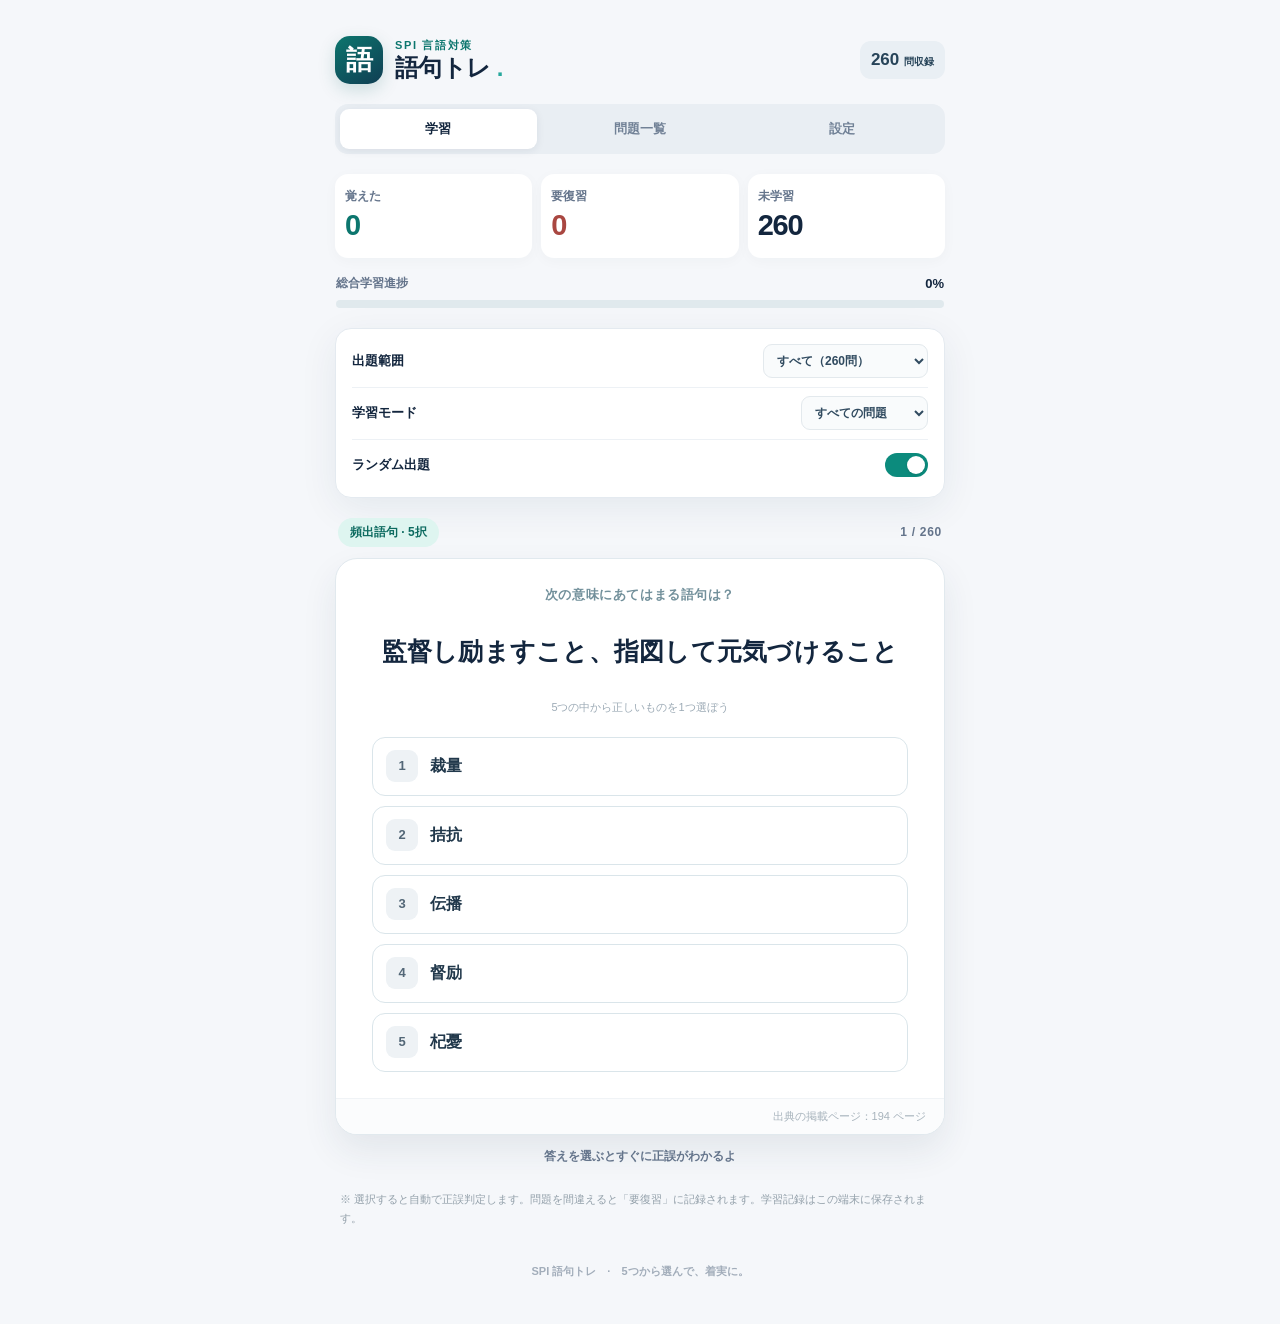
<file: SPI%E8%AA%9E%E5%8F%A5%E3%83%88%E3%83%AC_5%E6%8A%9E%E7%89%88_260%E5%95%8F/index.html>
<!doctype html>
<html lang="ja">
<head>
  <meta charset="utf-8">
  <meta name="viewport" content="width=device-width,initial-scale=1,viewport-fit=cover">
  <meta name="theme-color" content="#102742">
  <meta name="description" content="SPI言語対策の頻出語句210問と複数の意味50問を、5択クイズで学べる学習アプリ。">
  <meta name="apple-mobile-web-app-capable" content="yes">
  <meta name="apple-mobile-web-app-status-bar-style" content="default">
  <meta name="apple-mobile-web-app-title" content="SPI語句トレ">
  <style>
:root{--ink:#13263e;--muted:#64748b;--primary:#0c766e;--primary-dark:#095e57;--light:#eef8f6;--border:#e4eaf0;--bg:#f5f7fa;--danger:#a94741;--card:#fff;--shadow:0 10px 38px rgba(20,49,75,.075)}
*{box-sizing:border-box}html{scroll-behavior:smooth}body{margin:0;background:var(--bg);font-family:-apple-system,BlinkMacSystemFont,"Hiragino Kaku Gothic ProN","Yu Gothic",Meiryo,sans-serif;color:var(--ink);-webkit-font-smoothing:antialiased}button,input,select{font:inherit}button{cursor:pointer}button:focus-visible,input:focus-visible,select:focus-visible{outline:3px solid #48b8aa;outline-offset:3px}button:disabled{cursor:not-allowed;opacity:.5}button:active{transform:translateY(1px)}[hidden]{display:none!important}.app{max-width:660px;padding:0 20px;margin:0 auto;padding-bottom:calc(45px + env(safe-area-inset-bottom))}.site-head{display:flex;align-items:center;gap:12px;padding:26px 0 20px}.brand-logo{width:48px;height:48px;border-radius:15px;background:linear-gradient(145deg,#0c766e,#103e53);color:#fff;display:grid;place-items:center;font-size:27px;font-weight:800;box-shadow:0 6px 17px rgba(7,92,87,.17)}.brand-body{flex:1;min-width:0}.eyebrow{display:block;color:var(--primary);font-size:11px;letter-spacing:.15em;font-weight:800}.brand-body h1{font-size:24px;letter-spacing:-.025em;margin:1px 0 0;line-height:1.15}.title-dot{color:#27a89d}.head-count{font-size:17px;font-weight:900;font-variant-numeric:tabular-nums;color:#274459;background:#e9eff4;border-radius:11px;padding:9px 11px}.head-count small{font-size:10px;font-weight:700}.top-nav{display:flex;gap:5px;background:#e9eef3;border-radius:13px;padding:5px;margin-bottom:20px}.nav-button{flex:1;padding:11px 5px;border:0;border-radius:9px;background:transparent;font-size:13px;color:#718196;font-weight:800;white-space:nowrap}.nav-button.selected{background:#fff;color:var(--ink);box-shadow:0 2px 8px rgba(22,43,66,.08)}.stats-grid{display:grid;grid-template-columns:repeat(3,1fr);gap:9px}.stat{background:#fff;border-radius:13px;padding:14px 10px 12px;box-shadow:0 3px 14px rgba(20,49,75,.03)}.stat span{display:block;color:var(--muted);font-size:12px;font-weight:700}.stat strong{font-size:29px;line-height:1.4;font-weight:850;font-variant-numeric:tabular-nums;letter-spacing:-.04em}.stat:nth-child(1) strong{color:var(--primary)}.stat:nth-child(2) strong{color:var(--danger)}.progress-box{margin:17px 1px 20px}.progress-label{display:flex;justify-content:space-between;align-items:center;font-size:12px;color:var(--muted);font-weight:700;margin-bottom:8px}.progress-label b{font-size:13px;color:var(--ink)}.progress-track{height:8px;border-radius:99px;background:#e0e9ed;overflow:hidden}.progress-fill{height:100%;width:0%;background:linear-gradient(90deg,#138778,#40bdae);border-radius:inherit;transition:width .25s ease}.control-panel{background:#fff;border:1px solid var(--border);border-radius:16px;padding:6px 16px;margin:15px 0 20px;box-shadow:var(--shadow)}.control-row,.switch-row{display:flex;align-items:center;justify-content:space-between;gap:12px;min-height:52px}.control-row+.control-row,.switch-row{border-top:1px solid #edf1f5}.control-row label,.switch-row>span:first-child{font-size:13px;font-weight:750;white-space:nowrap}.control-row select{min-width:0;max-width:65%;border:1px solid #e3e9ed;border-radius:9px;background:#f9fbfc;color:#314b60;padding:8px 24px 8px 9px;font-size:12px;font-weight:600}.switch-row{position:relative;cursor:pointer}.switch-row input{position:absolute;opacity:0;width:1px;height:1px;right:30px}.switch-ui{height:24px;width:43px;border-radius:999px;background:#b7c5cf;position:relative;transition:background .2s}.switch-ui::after{content:"";width:18px;height:18px;position:absolute;top:3px;left:3px;border-radius:50%;background:#fff;box-shadow:0 1px 3px #0002;transition:transform .2s}.switch-row input:checked+.switch-ui{background:#0c8b7d}.switch-row input:checked+.switch-ui::after{transform:translateX(19px)}.switch-row input:focus-visible+.switch-ui{outline:3px solid #48b8aa;outline-offset:3px}.card-topline{display:flex;align-items:center;justify-content:space-between;margin:0 3px 11px}.quiz-chip{font-size:12px;font-weight:800;background:#def5f0;color:#0d6b60;padding:6px 12px;border-radius:99px}.quiz-chip.multiple{background:#e8e9ff;color:#4547a4}.quiz-progress{font-size:12px;letter-spacing:.06em;color:var(--muted);font-weight:750;font-variant-numeric:tabular-nums}.question-card{border-radius:22px;background:#fff;border:1px solid #e1e9ee;box-shadow:0 16px 35px rgba(31,58,77,.085);min-height:305px;display:flex;flex-direction:column;justify-content:space-between;overflow:hidden}.card-inner{padding:34px 27px 25px}.question-label{color:#72909b;text-align:center;font-size:13px;font-weight:800;letter-spacing:.045em}.question-text{text-align:center;font-size:clamp(19px,5.3vw,25px);font-weight:800;line-height:1.65;letter-spacing:.01em;min-height:112px;margin:23px 0 9px;display:flex;align-items:center;justify-content:center;overflow-wrap:anywhere}.prompt-hint{text-align:center;color:#9dabb6;font-size:11px;margin-top:16px}.page-note{text-align:right;font-size:11px;color:#a7b3bc;background:#fbfcfd;padding:10px 18px;border-top:1px solid #f0f3f6}.answer-section{animation:slidein .22s ease}.answer-divider{height:1px;background:repeating-linear-gradient(90deg,#d5e0e7 0 6px,transparent 6px 13px);margin:28px 0 22px}.answer-eyebrow{display:block;font-size:11px;text-align:center;font-weight:850;letter-spacing:.11em;color:#0f8173}.answer-word{text-align:center;font-size:clamp(26px,7vw,34px);font-weight:900;line-height:1.55;color:#096e66;margin:8px 0}.answer-extra{color:#5c7584;font-size:13px;line-height:1.75;text-align:center;margin:9px 0 7px}.card-actions{margin-top:15px}.primary-btn,.secondary-btn,.success-btn{border:0;border-radius:13px;padding:17px 17px;font-weight:850;font-size:15px;min-height:56px}.primary-btn{width:100%;background:linear-gradient(120deg,#0b7b70,#095f66);color:#fff;box-shadow:0 8px 18px rgba(7,96,100,.15)}.primary-btn span{margin-left:7px}.grade-actions{display:grid;grid-template-columns:1fr 1fr;gap:10px}.secondary-btn{color:#8b4a44;background:#fff0ee;border:1px solid #f0ccc7}.success-btn{color:#fff;background:#128a7c}.session-status{text-align:center;min-height:26px;margin-top:12px;font-size:12px;font-weight:700;color:var(--muted)}.footer-note{font-size:11px;line-height:1.8;color:#93a0aa;margin:16px 5px}.empty-card{background:#fff;padding:30px 24px;border-radius:19px;text-align:center;box-shadow:var(--shadow)}.empty-icon{font-size:32px;color:#1c9d8e}.empty-card h2{font-size:19px;margin:11px 0}.empty-card p{font-size:13px;color:var(--muted);line-height:1.7;margin-bottom:22px}.section-heading h2{font-size:23px;letter-spacing:-.04em;margin:9px 0 5px}.section-heading p{font-size:13px;color:var(--muted);line-height:1.6;margin:0 0 19px}.search-wrap{height:48px;display:flex;align-items:center;gap:9px;border:1px solid var(--border);border-radius:13px;background:#fff;padding:0 14px}.search-wrap span{font-size:28px;color:#8da0ad}.search-wrap input{width:100%;border:0;background:transparent;outline:0!important;font-size:15px;color:var(--ink)}.list-filter{display:flex;flex-wrap:wrap;gap:7px;margin:15px 0}.pill{border:1px solid #dbe4eb;border-radius:99px;background:#fff;color:#6a7a88;padding:8px 12px;font-size:12px;font-weight:750}.pill.active{border-color:#0d8176;background:#e2f6f0;color:#08746a}.list-count{font-size:12px;font-weight:700;color:#7a8b9b;margin-bottom:11px}.question-list{display:flex;flex-direction:column;gap:8px}.list-item{width:100%;background:#fff;border:1px solid #e5ebf0;border-radius:13px;padding:14px 14px;display:flex;text-align:left;align-items:center;gap:11px}.list-item-main{min-width:0;flex:1}.list-item-title{font-weight:800;font-size:14px;margin-bottom:4px;overflow-wrap:anywhere}.list-item-sub{font-size:11px;color:#748898;line-height:1.6;overflow-wrap:anywhere}.list-item-status{font-size:10px;font-weight:900;padding:5px 7px;border-radius:7px;white-space:nowrap;background:#eef1f5;color:#8b98a7}.list-item-status.good{color:#117b6d;background:#e4f7f1}.list-item-status.wrong{color:#a54b42;background:#ffebe9}.guide-card{background:#fff;border-radius:14px;padding:19px 20px;margin-bottom:13px;border:1px solid var(--border)}.guide-card h3{font-size:16px;margin:0 0 10px}.guide-card p,.guide-card li{font-size:13px;color:#52677a;line-height:1.9}.guide-card p{margin:8px 0}.guide-card ol{margin:0;padding-left:23px}.guide-card .subtle{font-size:11px;color:#8a9ba8}.outline-danger{background:#fff;border:1px solid #ce857e;border-radius:9px;color:#a44640;padding:11px 13px;font-size:12px;font-weight:850}.site-footer{margin-top:35px;text-align:center;color:#a2adba;font-weight:700;font-size:11px}.site-footer span{margin:0 8px}.list-empty{font-size:13px;color:var(--muted);text-align:center;padding:35px 10px;border-radius:12px;background:#fff}@keyframes slidein{from{opacity:0;transform:translateY(7px)}to{opacity:1;transform:translateY(0)}}@media(min-width:630px){.app{padding-left:25px;padding-right:25px}.site-head{padding-top:36px}.question-card{min-height:340px}.card-inner{padding:45px 36px 35px}}@media(max-width:360px){.app{padding-left:13px;padding-right:13px}.control-panel{padding-left:12px;padding-right:12px}.card-inner{padding:29px 19px 22px}.control-row select{max-width:63%;font-size:11px}.stat strong{font-size:26px}}@media(prefers-reduced-motion:reduce){*,*::before,*::after{animation:none!important;transition:none!important}}

  .choice-list{display:grid;gap:10px;margin:22px 0 0}.choice-btn{width:100%;display:flex;align-items:center;gap:12px;min-height:59px;text-align:left;border-radius:13px;border:1.5px solid #dae5ea;background:#fff;color:#21384b;padding:11px 13px;font-size:clamp(13px,3.8vw,16px);line-height:1.55;font-weight:750;transition:background .16s,border-color .16s;overflow-wrap:anywhere}.choice-btn:not(:disabled):hover{border-color:#0c8b7d;background:#f0faf8}.choice-btn:disabled{opacity:1;cursor:default}.choice-index{display:grid;place-items:center;flex:none;width:32px;height:32px;border-radius:9px;background:#eef2f5;color:#536777;font-size:13px;font-weight:900}.choice-text{flex:1;min-width:0}.choice-btn.correct{border:2px solid #0a8b71;background:#e4f8ef;color:#08644f}.choice-btn.correct .choice-index{color:#fff;background:#0b9176}.choice-btn.incorrect{border:2px solid #d25753;background:#fff0ef;color:#a43f3b}.choice-btn.incorrect .choice-index{color:#fff;background:#c34e48}.choice-btn.faded{color:#8a9aa4;background:#f7f9fa;border-color:#e5edf0}.choice-result{flex:none;font-size:18px;font-weight:900}.choice-list+.answer-section .answer-divider{margin-top:25px}.session-status.correct{color:#087458}.session-status.incorrect{color:#aa4640}.question-card{min-height:0}.question-text{display:block;min-height:74px;margin:16px 0 6px;padding-top:11px}.card-inner{padding-top:27px;padding-bottom:26px}.prompt-hint{margin-top:3px}.card-actions{margin-top:13px}@media(max-width:360px){.choice-btn{padding:9px;gap:9px}.choice-index{height:28px;width:28px}}
</style>
  <title>SPI 語句トレ | 5択クイズ 260問</title>
</head>
<body>
  <div class="app">
    <header class="site-head">
      <div class="brand-logo" aria-hidden="true">語</div>
      <div class="brand-body"><span class="eyebrow">SPI 言語対策</span><h1>語句トレ <span class="title-dot">.</span></h1></div>
      <span class="head-count">260 <small>問収録</small></span>
    </header>

    <nav class="top-nav" aria-label="画面切り替え">
      <button class="nav-button selected" data-view="study" type="button" aria-current="page">学習</button>
      <button class="nav-button" data-view="list" type="button">問題一覧</button>
      <button class="nav-button" data-view="settings" type="button">設定</button>
    </nav>

    <main>
      <section class="panel-view" id="studyView">
        <div class="stats-grid" aria-label="学習状況">
          <div class="stat"><span>覚えた</span><strong id="goodCount">0</strong></div>
          <div class="stat"><span>要復習</span><strong id="badCount">0</strong></div>
          <div class="stat"><span>未学習</span><strong id="newCount">260</strong></div>
        </div>
        <div class="progress-box"><div class="progress-label"><span>総合学習進捗</span><b id="progressPercent">0%</b></div><div class="progress-track"><div id="progressFill" class="progress-fill"></div></div></div>

        <section class="control-panel" aria-label="出題設定">
          <div class="control-row"><label for="categorySelect">出題範囲</label><select id="categorySelect">
            <option value="all">すべて（260問）</option><option value="vocab">頻出語句（210問）</option><option value="multiple">複数の意味（50問）</option>
          </select></div>
          <div class="control-row"><label for="scopeSelect">学習モード</label><select id="scopeSelect">
            <option value="all">すべての問題</option><option value="new">未学習だけ</option><option value="wrong">要復習だけ</option>
          </select></div>
          <label class="switch-row"><span>ランダム出題</span><input id="shuffleToggle" type="checkbox" checked role="switch"><span class="switch-ui" aria-hidden="true"></span></label>
        </section>

        <section class="study-area" aria-label="出題カード" id="studyArea">
          <div class="card-topline"><span class="quiz-chip" id="quizKind">頻出語句</span><span class="quiz-progress" id="quizPosition">1 / 260</span></div>
          <div class="question-card" id="questionCard">
            <div class="card-inner" id="cardInner">
              <div class="question-label" id="questionLabel">次の意味にあてはまる語句は？</div>
              <div class="question-text" id="questionText"></div>
              <div class="prompt-hint" id="hintText">5つの選択肢から1つ選ぼう</div>
              <div class="choice-list" id="choiceList" role="group" aria-label="5択の選択肢"></div>
              <div id="answerSection" class="answer-section" hidden>
                <div class="answer-divider"></div>
                <span class="answer-eyebrow" id="answerEyebrow">正解</span>
                <div class="answer-word" id="answerWord"></div>
                <p class="answer-extra" id="answerExtra"></p>
              </div>
            </div>
            <div class="page-note" id="pageNote"></div>
          </div>
          <div id="cardActions" class="card-actions">
            <button class="primary-btn" id="nextBtn" type="button" hidden>次の問題へ <span aria-hidden="true">→</span></button>
          </div>
          <div class="session-status" id="sessionStatus" aria-live="polite"></div>
        </section>
        <section class="empty-card" id="emptyCard" hidden>
          <div class="empty-icon">✦</div><h2 id="emptyTitle">この範囲は終了！</h2><p id="emptyMessage">出題する問題がありません。</p>
          <button class="primary-btn" id="restartBtn" type="button">最初からもう一周</button>
        </section>
        <p class="footer-note">※ 選択すると自動で正誤判定します。問題を間違えると「要復習」に記録されます。学習記録はこの端末に保存されます。</p>
      </section>

      <section class="panel-view" id="listView" hidden>
        <div class="section-heading"><h2>問題一覧</h2><p>単語・意味で検索。問題をタップすると、その問題から学習できます。</p></div>
        <label class="search-wrap"><span aria-hidden="true">⌕</span><input type="search" id="searchInput" placeholder="例：蹂躙、間に合わせる、味" autocomplete="off"></label>
        <div class="list-filter" role="group" aria-label="問題の種類">
          <button data-listfilter="all" class="pill active" type="button">全部</button>
          <button data-listfilter="vocab" class="pill" type="button">頻出語句</button>
          <button data-listfilter="multiple" class="pill" type="button">複数の意味</button>
          <button data-listfilter="wrong" class="pill" type="button">要復習</button>
        </div>
        <div class="list-count" id="listCount"></div>
        <div class="question-list" id="questionList"></div>
      </section>

      <section class="panel-view" id="settingsView" hidden>
        <div class="section-heading"><h2>設定・使い方</h2><p>5択問題で、正解するまで繰り返そう。</p></div>
        <div class="guide-card"><h3>使い方</h3><ol><li>問題文を読んで、5つの選択肢から答えをタップ</li><li>その場で正誤を判定。正解・解説を確認</li><li>「次の問題へ」を押して先に進む</li><li>学習モードで「要復習だけ」を選ぶと間違えた問題だけに挑戦できる</li></ol></div>
        <div class="guide-card"><h3>iPhoneのホーム画面に追加</h3><p>アプリをGitHub Pagesなどで公開し、SafariでそのURLを開きます。共有ボタン →「ホーム画面に追加」を選ぶと、アプリのように起動できます。</p><p class="subtle">公開せずHTMLファイルを開いて使うこともできますが、ホーム画面追加・オフライン保存は公開URLからの利用を推奨します。</p></div>
        <div class="guide-card"><h3>収録データ</h3><p>写真の192〜197ページの頻出語句210問、206〜207ページの複数の意味50問を収録。5択の誤答選択肢は収録問題の別の語句・意味から自動生成します。設問文は学習用に一部整理しています。</p></div>
        <div class="guide-card dangerous"><h3>学習記録のリセット</h3><p>「覚えた」「要復習」などの全記録を削除します。問題データは残ります。</p><button id="resetBtn" type="button" class="outline-danger">学習記録を削除</button></div>
      </section>
    </main>
    <footer class="site-footer">SPI 語句トレ <span>·</span> 5つから選んで、着実に。</footer>
  </div>
  <script>
/* 写真の192〜197・206〜207ページをもとに作成した問題データ */
window.SPI_QUESTIONS = [
{
"id": "v001",
"kind": "vocab",
"page": 192,
"word": "照準",
"meaning": "ねらいを定めること"
},
{
"id": "v002",
"kind": "vocab",
"page": 192,
"word": "蹂躙",
"meaning": "踏みにじったり侵害したりすること"
},
{
"id": "v003",
"kind": "vocab",
"page": 192,
"word": "苦笑",
"meaning": "怒りや不快感を持ちながら、しかたなく笑うこと"
},
{
"id": "v004",
"kind": "vocab",
"page": 192,
"word": "悠長",
"meaning": "急を要するのに、急ごうとしない様子"
},
{
"id": "v005",
"kind": "vocab",
"page": 192,
"word": "強記",
"meaning": "記憶力が優れていること"
},
{
"id": "v006",
"kind": "vocab",
"page": 192,
"word": "領袖",
"meaning": "ある集団を率いる人物"
},
{
"id": "v007",
"kind": "vocab",
"page": 192,
"word": "垂涎",
"meaning": "ある物をしきりに欲しがること"
},
{
"id": "v008",
"kind": "vocab",
"page": 192,
"word": "刮目",
"meaning": "目をこすってよく見ること"
},
{
"id": "v009",
"kind": "vocab",
"page": 192,
"word": "催事",
"meaning": "特別に行われる催し"
},
{
"id": "v010",
"kind": "vocab",
"page": 192,
"word": "気鋭",
"meaning": "意気込みが鋭いこと"
},
{
"id": "v011",
"kind": "vocab",
"page": 192,
"word": "流布",
"meaning": "世に広まること、広く知れ渡ること"
},
{
"id": "v012",
"kind": "vocab",
"page": 192,
"word": "驚嘆",
"meaning": "ひどく感心すること"
},
{
"id": "v013",
"kind": "vocab",
"page": 192,
"word": "心服",
"meaning": "心から尊敬して従うこと"
},
{
"id": "v014",
"kind": "vocab",
"page": 192,
"word": "敷衍",
"meaning": "言葉を加えて分かりやすく説明すること"
},
{
"id": "v015",
"kind": "vocab",
"page": 192,
"word": "進取",
"meaning": "自ら進んで新しいことをすること"
},
{
"id": "v016",
"kind": "vocab",
"page": 192,
"word": "卓見",
"meaning": "優れた意見"
},
{
"id": "v017",
"kind": "vocab",
"page": 192,
"word": "参画",
"meaning": "計画段階から参加すること"
},
{
"id": "v018",
"kind": "vocab",
"page": 192,
"word": "克明",
"meaning": "細かいところまで念を入れて手落ちのないこと"
},
{
"id": "v019",
"kind": "vocab",
"page": 192,
"word": "鎬",
"meaning": "「鎬を削る」で「激しく争う」"
},
{
"id": "v020",
"kind": "vocab",
"page": 192,
"word": "鳩首",
"meaning": "人々が集まって額を寄せ合い相談すること"
},
{
"id": "v021",
"kind": "vocab",
"page": 192,
"word": "木鐸",
"meaning": "世の人を教え導く人、指導者"
},
{
"id": "v022",
"kind": "vocab",
"page": 192,
"word": "陥穽",
"meaning": "人をおとしいれるはかりごと、落とし穴"
},
{
"id": "v023",
"kind": "vocab",
"page": 192,
"word": "義憤",
"meaning": "不正なことにいきどおること"
},
{
"id": "v024",
"kind": "vocab",
"page": 192,
"word": "謳歌",
"meaning": "恵まれた境遇を大いに楽しみ、表現すること"
},
{
"id": "v025",
"kind": "vocab",
"page": 192,
"word": "粉飾",
"meaning": "立派に見せようとしてうわべを飾ること"
},
{
"id": "v026",
"kind": "vocab",
"page": 192,
"word": "因習",
"meaning": "古くから伝えられている風習"
},
{
"id": "v027",
"kind": "vocab",
"page": 192,
"word": "大度",
"meaning": "度量が大きいこと"
},
{
"id": "v028",
"kind": "vocab",
"page": 192,
"word": "言下",
"meaning": "言い終わるか終わらない時、即座"
},
{
"id": "v029",
"kind": "vocab",
"page": 192,
"word": "居丈高",
"meaning": "人を威圧するような態度"
},
{
"id": "v030",
"kind": "vocab",
"page": 192,
"word": "踏襲",
"meaning": "それまでのやり方をそのまま引き継ぐこと"
},
{
"id": "v031",
"kind": "vocab",
"page": 193,
"word": "梗概",
"meaning": "あらすじ"
},
{
"id": "v032",
"kind": "vocab",
"page": 193,
"word": "瞠目",
"meaning": "驚いたり感心したりして目を見張ること"
},
{
"id": "v033",
"kind": "vocab",
"page": 193,
"word": "保身",
"meaning": "自分の地位や名声などの安全をはかること"
},
{
"id": "v034",
"kind": "vocab",
"page": 193,
"word": "跳梁",
"meaning": "勝手にはねまわること、悪事がのさばること"
},
{
"id": "v035",
"kind": "vocab",
"page": 193,
"word": "履行",
"meaning": "約束されたことなどを実際に行うこと"
},
{
"id": "v036",
"kind": "vocab",
"page": 193,
"word": "安閑",
"meaning": "安らかで静かなさま"
},
{
"id": "v037",
"kind": "vocab",
"page": 193,
"word": "私淑",
"meaning": "ひそかに尊敬し、師と仰ぐこと"
},
{
"id": "v038",
"kind": "vocab",
"page": 193,
"word": "高尚",
"meaning": "学問・言行などの程度が高く上品なこと"
},
{
"id": "v039",
"kind": "vocab",
"page": 193,
"word": "鼓舞",
"meaning": "励まして奮い立たせること"
},
{
"id": "v040",
"kind": "vocab",
"page": 193,
"word": "即妙",
"meaning": "気が利いていること"
},
{
"id": "v041",
"kind": "vocab",
"page": 193,
"word": "崇高",
"meaning": "気高く尊いさま"
},
{
"id": "v042",
"kind": "vocab",
"page": 193,
"word": "出仕",
"meaning": "役所などに勤めること、官職につくこと"
},
{
"id": "v043",
"kind": "vocab",
"page": 193,
"word": "射幸",
"meaning": "偶然の利益や成功を当てにすること"
},
{
"id": "v044",
"kind": "vocab",
"page": 193,
"word": "蔓延",
"meaning": "好ましくないことが広がること"
},
{
"id": "v045",
"kind": "vocab",
"page": 193,
"word": "落成",
"meaning": "工事が完了して建築物などができあがること"
},
{
"id": "v046",
"kind": "vocab",
"page": 193,
"word": "言外",
"meaning": "直接は言葉に出さない部分"
},
{
"id": "v047",
"kind": "vocab",
"page": 193,
"word": "膠着",
"meaning": "ある状態に固定して進展しないこと"
},
{
"id": "v048",
"kind": "vocab",
"page": 193,
"word": "言質",
"meaning": "後で証拠となる言葉"
},
{
"id": "v049",
"kind": "vocab",
"page": 193,
"word": "博覧",
"meaning": "広く一般の人が見ること"
},
{
"id": "v050",
"kind": "vocab",
"page": 193,
"word": "画策",
"meaning": "考えて実行すること、計画すること"
},
{
"id": "v051",
"kind": "vocab",
"page": 193,
"word": "慇懃",
"meaning": "礼儀正しいこと"
},
{
"id": "v052",
"kind": "vocab",
"page": 193,
"word": "果断",
"meaning": "ためらわずに思い切って行うさま"
},
{
"id": "v053",
"kind": "vocab",
"page": 193,
"word": "慧眼",
"meaning": "物事の本質を見抜く、優れた眼力"
},
{
"id": "v054",
"kind": "vocab",
"page": 193,
"word": "省察",
"meaning": "自身を反省して考えること"
},
{
"id": "v055",
"kind": "vocab",
"page": 193,
"word": "嘆息",
"meaning": "なげいて、ため息をつくこと"
},
{
"id": "v056",
"kind": "vocab",
"page": 193,
"word": "意匠",
"meaning": "工夫をめぐらすこと、デザイン上の工夫"
},
{
"id": "v057",
"kind": "vocab",
"page": 193,
"word": "迎合",
"meaning": "相手に調子を合わせること、こびを売ること"
},
{
"id": "v058",
"kind": "vocab",
"page": 193,
"word": "具備",
"meaning": "十分に備えていること"
},
{
"id": "v059",
"kind": "vocab",
"page": 193,
"word": "銘記",
"meaning": "心に刻み込むこと"
},
{
"id": "v060",
"kind": "vocab",
"page": 193,
"word": "断腸",
"meaning": "非常につらいこと"
},
{
"id": "v061",
"kind": "vocab",
"page": 193,
"word": "仮託",
"meaning": "他の物事を借りて言い表すこと、かこつけること"
},
{
"id": "v062",
"kind": "vocab",
"page": 193,
"word": "雄飛",
"meaning": "勢い盛んに活動すること"
},
{
"id": "v063",
"kind": "vocab",
"page": 193,
"word": "晦日",
"meaning": "月の最後の日"
},
{
"id": "v064",
"kind": "vocab",
"page": 193,
"word": "斟酌",
"meaning": "相手の事情や心情などをくみとること"
},
{
"id": "v065",
"kind": "vocab",
"page": 193,
"word": "忖度",
"meaning": "相手の心中をおしはかること"
},
{
"id": "v066",
"kind": "vocab",
"page": 193,
"word": "不埒",
"meaning": "道理にはずれていて、けしからぬこと"
},
{
"id": "v067",
"kind": "vocab",
"page": 194,
"word": "祈念",
"meaning": "心から願うこと、強く希望すること"
},
{
"id": "v068",
"kind": "vocab",
"page": 194,
"word": "拮抗",
"meaning": "力がほぼ等しくて優劣のないこと"
},
{
"id": "v069",
"kind": "vocab",
"page": 194,
"word": "先達",
"meaning": "先にその分野に進んで他を導く人"
},
{
"id": "v070",
"kind": "vocab",
"page": 194,
"word": "督励",
"meaning": "監督し励ますこと、指図して元気づけること"
},
{
"id": "v071",
"kind": "vocab",
"page": 194,
"word": "超然",
"meaning": "俗事にこだわらず、ゆうゆうとしているさま"
},
{
"id": "v072",
"kind": "vocab",
"page": 194,
"word": "杜撰",
"meaning": "いい加減、手抜き、おざなり"
},
{
"id": "v073",
"kind": "vocab",
"page": 194,
"word": "円熟",
"meaning": "十分に熟達して豊かな内容をもつこと"
},
{
"id": "v074",
"kind": "vocab",
"page": 194,
"word": "老成",
"meaning": "経験を積んで、円熟すること"
},
{
"id": "v075",
"kind": "vocab",
"page": 194,
"word": "詭弁",
"meaning": "道理に合わない弁論"
},
{
"id": "v076",
"kind": "vocab",
"page": 194,
"word": "至言",
"meaning": "的を射た言葉、本質を突いた言葉"
},
{
"id": "v077",
"kind": "vocab",
"page": 194,
"word": "適宜",
"meaning": "その場の状況に合っていること"
},
{
"id": "v078",
"kind": "vocab",
"page": 194,
"word": "僭越",
"meaning": "さしでがましいこと、出過ぎたこと"
},
{
"id": "v079",
"kind": "vocab",
"page": 194,
"word": "裁量",
"meaning": "自分の考えで判断、処理すること"
},
{
"id": "v080",
"kind": "vocab",
"page": 194,
"word": "気概",
"meaning": "困難に負けない強い気性・意志"
},
{
"id": "v081",
"kind": "vocab",
"page": 194,
"word": "笑殺",
"meaning": "問題にしないこと、一笑に付すこと"
},
{
"id": "v082",
"kind": "vocab",
"page": 194,
"word": "希有",
"meaning": "めったにないこと"
},
{
"id": "v083",
"kind": "vocab",
"page": 194,
"word": "陶冶",
"meaning": "性質や能力を円満に鍛え育てること"
},
{
"id": "v084",
"kind": "vocab",
"page": 194,
"word": "逡巡",
"meaning": "決断できずにぐずぐずすること"
},
{
"id": "v085",
"kind": "vocab",
"page": 194,
"word": "証左",
"meaning": "証拠、あかし"
},
{
"id": "v086",
"kind": "vocab",
"page": 194,
"word": "気丈",
"meaning": "気持ちがしっかりしていること"
},
{
"id": "v087",
"kind": "vocab",
"page": 194,
"word": "早晩",
"meaning": "いずれ、遅かれ早かれ、近い将来"
},
{
"id": "v088",
"kind": "vocab",
"page": 194,
"word": "幇間",
"meaning": "太鼓持ち。客の機嫌をとって場を盛り上げる職業"
},
{
"id": "v089",
"kind": "vocab",
"page": 194,
"word": "精通",
"meaning": "すみずみまで詳しく知っていること"
},
{
"id": "v090",
"kind": "vocab",
"page": 194,
"word": "姑息",
"meaning": "その場しのぎで間に合わせること"
},
{
"id": "v091",
"kind": "vocab",
"page": 194,
"word": "営々",
"meaning": "こつこつと励むさま、せっせと働く様子"
},
{
"id": "v092",
"kind": "vocab",
"page": 194,
"word": "恬淡",
"meaning": "欲がなくあっさりしているさま"
},
{
"id": "v093",
"kind": "vocab",
"page": 194,
"word": "閑達",
"meaning": "度量が広く小事にこだわらないさま"
},
{
"id": "v094",
"kind": "vocab",
"page": 194,
"word": "馴致",
"meaning": "なれさせること、なじませること"
},
{
"id": "v095",
"kind": "vocab",
"page": 194,
"word": "卓越",
"meaning": "他よりはるかに優れていること"
},
{
"id": "v096",
"kind": "vocab",
"page": 194,
"word": "涵養",
"meaning": "水がしみこむように徐々に教え養うこと"
},
{
"id": "v097",
"kind": "vocab",
"page": 194,
"word": "伝播",
"meaning": "伝わり広がっていくこと"
},
{
"id": "v098",
"kind": "vocab",
"page": 194,
"word": "煌煌",
"meaning": "光り輝くさま"
},
{
"id": "v099",
"kind": "vocab",
"page": 194,
"word": "秘匿",
"meaning": "秘密にして隠しておくこと"
},
{
"id": "v100",
"kind": "vocab",
"page": 194,
"word": "奢侈",
"meaning": "過度のぜいたく、身分不相応なぜいたく"
},
{
"id": "v101",
"kind": "vocab",
"page": 194,
"word": "杞憂",
"meaning": "無用の心配、取り越し苦労"
},
{
"id": "v102",
"kind": "vocab",
"page": 194,
"word": "法外",
"meaning": "並外れていて普通の程度をこえていること"
},
{
"id": "v103",
"kind": "vocab",
"page": 195,
"word": "滔滔",
"meaning": "次から次へとよどみなく話すさま"
},
{
"id": "v104",
"kind": "vocab",
"page": 195,
"word": "蜿蜒",
"meaning": "うねうねと長く続くさま"
},
{
"id": "v105",
"kind": "vocab",
"page": 195,
"word": "疎通",
"meaning": "意思や考えが支障なく相手に通じること"
},
{
"id": "v106",
"kind": "vocab",
"page": 195,
"word": "直言",
"meaning": "自分の考え、信念を遠慮せず言うこと"
},
{
"id": "v107",
"kind": "vocab",
"page": 195,
"word": "進言",
"meaning": "上位の者に意見を申し述べること"
},
{
"id": "v108",
"kind": "vocab",
"page": 195,
"word": "咀嚼",
"meaning": "内容をよく考えて十分に理解し味わうこと"
},
{
"id": "v109",
"kind": "vocab",
"page": 195,
"word": "歴然",
"meaning": "はっきりとして明白なさま"
},
{
"id": "v110",
"kind": "vocab",
"page": 195,
"word": "恭順",
"meaning": "つつしんで命令などに従うこと"
},
{
"id": "v111",
"kind": "vocab",
"page": 195,
"word": "大綱",
"meaning": "事柄の根本、おおもと。大づかみの内容"
},
{
"id": "v112",
"kind": "vocab",
"page": 195,
"word": "蹉跌",
"meaning": "物事がうまくいかず、しくじること、失敗"
},
{
"id": "v113",
"kind": "vocab",
"page": 195,
"word": "逓減",
"meaning": "だんだん少なくなること"
},
{
"id": "v114",
"kind": "vocab",
"page": 195,
"word": "閨秀",
"meaning": "学問や芸術などに優れた女性"
},
{
"id": "v115",
"kind": "vocab",
"page": 195,
"word": "意表",
"meaning": "まったく考えてもいないこと"
},
{
"id": "v116",
"kind": "vocab",
"page": 195,
"word": "軋轢",
"meaning": "仲が悪くなること"
},
{
"id": "v117",
"kind": "vocab",
"page": 195,
"word": "労",
"meaning": "苦労・努力・骨折り"
},
{
"id": "v118",
"kind": "vocab",
"page": 195,
"word": "典拠",
"meaning": "よりどころとなる文献、引用した資料"
},
{
"id": "v119",
"kind": "vocab",
"page": 195,
"word": "枢軸",
"meaning": "物事の中心となる重要な部分"
},
{
"id": "v120",
"kind": "vocab",
"page": 195,
"word": "泰斗",
"meaning": "その道で最も権威のある人"
},
{
"id": "v121",
"kind": "vocab",
"page": 195,
"word": "比肩",
"meaning": "同等のものとして並ぶこと、伍すること"
},
{
"id": "v122",
"kind": "vocab",
"page": 195,
"word": "傾注",
"meaning": "集中して取り組むこと"
},
{
"id": "v123",
"kind": "vocab",
"page": 195,
"word": "懸案",
"meaning": "問題となっていながら解決がつかない事柄"
},
{
"id": "v124",
"kind": "vocab",
"page": 195,
"word": "宥和",
"meaning": "対立する相手をゆるし、仲よくすること"
},
{
"id": "v125",
"kind": "vocab",
"page": 195,
"word": "遁走",
"meaning": "逃げ出すこと"
},
{
"id": "v126",
"kind": "vocab",
"page": 195,
"word": "虚心",
"meaning": "先入観を持たない、すなおな態度"
},
{
"id": "v127",
"kind": "vocab",
"page": 195,
"word": "中原",
"meaning": "天下の中央、中心の地"
},
{
"id": "v128",
"kind": "vocab",
"page": 195,
"word": "演繹",
"meaning": "一般論から、個別のものを推論・説明すること"
},
{
"id": "v129",
"kind": "vocab",
"page": 195,
"word": "知遇",
"meaning": "力を認められて厚く待遇されること"
},
{
"id": "v130",
"kind": "vocab",
"page": 195,
"word": "失笑",
"meaning": "思わず笑ってしまうこと"
},
{
"id": "v131",
"kind": "vocab",
"page": 195,
"word": "斯界",
"meaning": "この分野、この専門の方面"
},
{
"id": "v132",
"kind": "vocab",
"page": 195,
"word": "耽読",
"meaning": "夢中になって読むこと、読みふけること"
},
{
"id": "v133",
"kind": "vocab",
"page": 195,
"word": "着着",
"meaning": "物事が予定通り順調に進むさま"
},
{
"id": "v134",
"kind": "vocab",
"page": 195,
"word": "諸般",
"meaning": "さまざま、いろいろ"
},
{
"id": "v135",
"kind": "vocab",
"page": 195,
"word": "這般",
"meaning": "これら、この辺、このたび"
},
{
"id": "v136",
"kind": "vocab",
"page": 195,
"word": "佳境",
"meaning": "物事の面白くなったところ、興味深い場面"
},
{
"id": "v137",
"kind": "vocab",
"page": 195,
"word": "気脈",
"meaning": "連絡、気持ちのつながり"
},
{
"id": "v138",
"kind": "vocab",
"page": 195,
"word": "隠匿",
"meaning": "人に見つからないように隠すこと"
},
{
"id": "v139",
"kind": "vocab",
"page": 196,
"word": "増長",
"meaning": "だんだんいい気になってつけ上がること"
},
{
"id": "v140",
"kind": "vocab",
"page": 196,
"word": "咽喉",
"meaning": "のど。転じて、重要な通路"
},
{
"id": "v141",
"kind": "vocab",
"page": 196,
"word": "回顧",
"meaning": "過去を振り返ってみること"
},
{
"id": "v142",
"kind": "vocab",
"page": 196,
"word": "看過",
"meaning": "見逃すこと、見過ごすこと"
},
{
"id": "v143",
"kind": "vocab",
"page": 196,
"word": "看破",
"meaning": "真相などを見破ること、見抜くこと"
},
{
"id": "v144",
"kind": "vocab",
"page": 196,
"word": "打診",
"meaning": "相手の反応を見るために事前に伝えること"
},
{
"id": "v145",
"kind": "vocab",
"page": 196,
"word": "標榜",
"meaning": "主義・主張などを公然と表すこと"
},
{
"id": "v146",
"kind": "vocab",
"page": 196,
"word": "排斥",
"meaning": "好ましくないとして拒み退けること"
},
{
"id": "v147",
"kind": "vocab",
"page": 196,
"word": "峻別",
"meaning": "厳しく区別すること"
},
{
"id": "v148",
"kind": "vocab",
"page": 196,
"word": "吹聴",
"meaning": "言いふらすこと、言い広めること"
},
{
"id": "v149",
"kind": "vocab",
"page": 196,
"word": "寡聞",
"meaning": "見聞が狭くて知識をもたないこと"
},
{
"id": "v150",
"kind": "vocab",
"page": 196,
"word": "肝要",
"meaning": "非常に大切なこと"
},
{
"id": "v151",
"kind": "vocab",
"page": 196,
"word": "消長",
"meaning": "衰えたり栄えたりすること"
},
{
"id": "v152",
"kind": "vocab",
"page": 196,
"word": "遜色",
"meaning": "見劣りすること（『遜色ない』で見劣りしない）"
},
{
"id": "v153",
"kind": "vocab",
"page": 196,
"word": "卑近",
"meaning": "身近でありふれていること"
},
{
"id": "v154",
"kind": "vocab",
"page": 196,
"word": "腐心",
"meaning": "事を成し遂げようと心を痛め悩ますこと"
},
{
"id": "v155",
"kind": "vocab",
"page": 196,
"word": "内内",
"meaning": "こっそり、うちわ、内密"
},
{
"id": "v156",
"kind": "vocab",
"page": 196,
"word": "憐憫",
"meaning": "かわいそうに思うこと"
},
{
"id": "v157",
"kind": "vocab",
"page": 196,
"word": "造詣",
"meaning": "その分野についての深い知識や優れた技量"
},
{
"id": "v158",
"kind": "vocab",
"page": 196,
"word": "閉口",
"meaning": "手に負えなくて困ること"
},
{
"id": "v159",
"kind": "vocab",
"page": 196,
"word": "喧伝",
"meaning": "言いふらして広く知らせること"
},
{
"id": "v160",
"kind": "vocab",
"page": 196,
"word": "漸次",
"meaning": "だんだん、次第に"
},
{
"id": "v161",
"kind": "vocab",
"page": 196,
"word": "漸進",
"meaning": "だんだん、少しずつ進むこと"
},
{
"id": "v162",
"kind": "vocab",
"page": 196,
"word": "招致",
"meaning": "招き寄せること"
},
{
"id": "v163",
"kind": "vocab",
"page": 196,
"word": "委細",
"meaning": "こまかく詳しいこと、物事の詳しい事情"
},
{
"id": "v164",
"kind": "vocab",
"page": 196,
"word": "英気",
"meaning": "何かをしようとする元気、優れた才気"
},
{
"id": "v165",
"kind": "vocab",
"page": 196,
"word": "市井",
"meaning": "人家が集まっている所、ちまた"
},
{
"id": "v166",
"kind": "vocab",
"page": 196,
"word": "披瀝",
"meaning": "気持ちなどを隠さずすべて打ち明けること"
},
{
"id": "v167",
"kind": "vocab",
"page": 196,
"word": "露呈",
"meaning": "隠れていた事実、真相が表に出ること"
},
{
"id": "v168",
"kind": "vocab",
"page": 196,
"word": "謬見",
"meaning": "誤った意見、考え"
},
{
"id": "v169",
"kind": "vocab",
"page": 196,
"word": "出色",
"meaning": "他より目立って優れていること"
},
{
"id": "v170",
"kind": "vocab",
"page": 196,
"word": "異彩",
"meaning": "普通とは異なっていて目立つ様子"
},
{
"id": "v171",
"kind": "vocab",
"page": 196,
"word": "折衷",
"meaning": "それぞれのよいところをとって一つに合わせること"
},
{
"id": "v172",
"kind": "vocab",
"page": 196,
"word": "折半",
"meaning": "二等分すること、半分に分けること"
},
{
"id": "v173",
"kind": "vocab",
"page": 196,
"word": "度外視",
"meaning": "まったく問題にしないこと、無視すること"
},
{
"id": "v174",
"kind": "vocab",
"page": 196,
"word": "辟易",
"meaning": "うんざりして嫌になること"
},
{
"id": "v175",
"kind": "vocab",
"page": 197,
"word": "予見",
"meaning": "前もって見通すこと"
},
{
"id": "v176",
"kind": "vocab",
"page": 197,
"word": "畏敬",
"meaning": "かしこまりうやまうこと"
},
{
"id": "v177",
"kind": "vocab",
"page": 197,
"word": "研鑽",
"meaning": "学問などを深く究めること"
},
{
"id": "v178",
"kind": "vocab",
"page": 197,
"word": "必至",
"meaning": "そうなることが避けられないこと"
},
{
"id": "v179",
"kind": "vocab",
"page": 197,
"word": "逆鱗",
"meaning": "目上の人の怒り"
},
{
"id": "v180",
"kind": "vocab",
"page": 197,
"word": "緊迫",
"meaning": "きびしくさしせまること"
},
{
"id": "v181",
"kind": "vocab",
"page": 197,
"word": "僥倖",
"meaning": "思いがけない幸運、偶然に得る幸い"
},
{
"id": "v182",
"kind": "vocab",
"page": 197,
"word": "険路",
"meaning": "狭くて困難な道、進行の妨げとなるもの"
},
{
"id": "v183",
"kind": "vocab",
"page": 197,
"word": "愁眉",
"meaning": "心配そうな顔、憂いを含んだまゆ"
},
{
"id": "v184",
"kind": "vocab",
"page": 197,
"word": "焦眉",
"meaning": "眉が焦げるほど火の接近。切迫した危険"
},
{
"id": "v185",
"kind": "vocab",
"page": 197,
"word": "一瞥",
"meaning": "ちらっと見ること"
},
{
"id": "v186",
"kind": "vocab",
"page": 197,
"word": "薫陶",
"meaning": "人徳で人を感化してよい方に導くこと"
},
{
"id": "v187",
"kind": "vocab",
"page": 197,
"word": "随意",
"meaning": "制限を受けず自分の思うままであること"
},
{
"id": "v188",
"kind": "vocab",
"page": 197,
"word": "恣意",
"meaning": "自分の思うまま、自分勝手な考え"
},
{
"id": "v189",
"kind": "vocab",
"page": 197,
"word": "桎梏",
"meaning": "手かせ足かせ、自由を束縛するもの"
},
{
"id": "v190",
"kind": "vocab",
"page": 197,
"word": "洒脱",
"meaning": "気取りがなくさっぱりと洗練されているさま"
},
{
"id": "v191",
"kind": "vocab",
"page": 197,
"word": "収斂",
"meaning": "同質、同等にまとまること、縮むこと"
},
{
"id": "v192",
"kind": "vocab",
"page": 197,
"word": "浚渫",
"meaning": "海底・河床などの土砂を掘削すること"
},
{
"id": "v193",
"kind": "vocab",
"page": 197,
"word": "子細",
"meaning": "物事の詳しい事情"
},
{
"id": "v194",
"kind": "vocab",
"page": 197,
"word": "粗忽",
"meaning": "軽はずみでそそっかしいこと"
},
{
"id": "v195",
"kind": "vocab",
"page": 197,
"word": "齟齬",
"meaning": "事柄がくいちがって合わないこと"
},
{
"id": "v196",
"kind": "vocab",
"page": 197,
"word": "詮議",
"meaning": "話し合って物事を明らかにすること"
},
{
"id": "v197",
"kind": "vocab",
"page": 197,
"word": "糊塗",
"meaning": "一時しのぎにごまかして取り繕うこと"
},
{
"id": "v198",
"kind": "vocab",
"page": 197,
"word": "奉職",
"meaning": "公の職務につくこと"
},
{
"id": "v199",
"kind": "vocab",
"page": 197,
"word": "懐柔",
"meaning": "うまく手なずけてこちらに従わせること"
},
{
"id": "v200",
"kind": "vocab",
"page": 197,
"word": "籠絡",
"meaning": "まるめこんで思い通りにあやつること"
},
{
"id": "v201",
"kind": "vocab",
"page": 197,
"word": "重畳",
"meaning": "よいことが重なること、大変喜ばしいこと"
},
{
"id": "v202",
"kind": "vocab",
"page": 197,
"word": "端緒",
"meaning": "いとぐち、手がかり"
},
{
"id": "v203",
"kind": "vocab",
"page": 197,
"word": "依拠",
"meaning": "よりどころとすること"
},
{
"id": "v204",
"kind": "vocab",
"page": 197,
"word": "頓挫",
"meaning": "進行が急にくじけること"
},
{
"id": "v205",
"kind": "vocab",
"page": 197,
"word": "獰悪",
"meaning": "性質や姿が凶悪で荒々しいこと"
},
{
"id": "v206",
"kind": "vocab",
"page": 197,
"word": "角",
"meaning": "言動・性格が円満でないこと"
},
{
"id": "v207",
"kind": "vocab",
"page": 197,
"word": "識見",
"meaning": "物事を正しく判断する力"
},
{
"id": "v208",
"kind": "vocab",
"page": 197,
"word": "溜飲",
"meaning": "胸のつかえ（『溜飲を下げる』で気を晴らす）"
},
{
"id": "v209",
"kind": "vocab",
"page": 197,
"word": "符合",
"meaning": "二つ以上の事柄がぴったりと一致すること"
},
{
"id": "v210",
"kind": "vocab",
"page": 197,
"word": "猜疑",
"meaning": "何か裏があるのではないかと疑うこと"
},
{
"id": "m001",
"kind": "multiple",
"page": 206,
"question": "勝利の味",
"answer": "味をしめる",
"meaning": "体験して知った感じ・うまみ"
},
{
"id": "m002",
"kind": "multiple",
"page": 206,
"question": "足の便がよい",
"answer": "ストで足がうばわれる",
"meaning": "交通機関。移動に使うもの"
},
{
"id": "m003",
"kind": "multiple",
"page": 206,
"question": "料理の腕が上がる",
"answer": "腕に覚えがある",
"meaning": "物事をする能力・技量"
},
{
"id": "m004",
"kind": "multiple",
"page": 206,
"question": "手を貸す",
"answer": "手がかかる",
"meaning": "力・手間"
},
{
"id": "m005",
"kind": "multiple",
"page": 206,
"question": "顔に泥を塗る",
"answer": "会社の顔をつぶす",
"meaning": "社会的な体面・名誉"
},
{
"id": "m006",
"kind": "multiple",
"page": 206,
"question": "口が達者な人",
"answer": "口べた",
"meaning": "話す能力・言葉・物言い"
},
{
"id": "m007",
"kind": "multiple",
"page": 206,
"question": "自分の腹にしまう",
"answer": "相手の腹を読む",
"meaning": "心・胸の内・気持ち"
},
{
"id": "m008",
"kind": "multiple",
"page": 206,
"question": "身の程知らず",
"answer": "身に余る光栄",
"meaning": "身分・地位"
},
{
"id": "m009",
"kind": "multiple",
"page": 206,
"question": "空寝をする",
"answer": "空とぼける",
"meaning": "偽りの。ふりをする"
},
{
"id": "m010",
"kind": "multiple",
"page": 206,
"question": "時の流れに乗る",
"answer": "時を見る目がある",
"meaning": "時勢・成り行き"
},
{
"id": "m011",
"kind": "multiple",
"page": 206,
"question": "季節の変わりめ",
"answer": "紐の結びめ",
"meaning": "物の接する箇所"
},
{
"id": "m012",
"kind": "multiple",
"page": 206,
"question": "ものともしない",
"answer": "ものの数に入らない",
"meaning": "取り立てて言うほどのこと"
},
{
"id": "m013",
"kind": "multiple",
"page": 206,
"question": "人込みのあいだ",
"answer": "雲のあいだから見える",
"meaning": "物と物とに挟まれた部分"
},
{
"id": "m014",
"kind": "multiple",
"page": 206,
"question": "人通りが少ない",
"answer": "風の通りが悪い",
"meaning": "通行。行ったり来たりすること"
},
{
"id": "m015",
"kind": "multiple",
"page": 206,
"question": "火が中まで通る",
"answer": "組織の末端まで通る",
"meaning": "まんべんなくゆきわたる"
},
{
"id": "m016",
"kind": "multiple",
"page": 206,
"question": "道が駅に通じる",
"answer": "話が通じる",
"meaning": "（相手に）つながる・届く"
},
{
"id": "m017",
"kind": "multiple",
"page": 206,
"question": "こぼれんばかり",
"answer": "出かけるばかり",
"meaning": "いまにも〜しそうである"
},
{
"id": "m018",
"kind": "multiple",
"page": 206,
"question": "税金をおさめる",
"answer": "会費をおさめる",
"meaning": "納める。金や物を納入する"
},
{
"id": "m019",
"kind": "multiple",
"page": 206,
"question": "評判が落ちる",
"answer": "味が落ちる",
"meaning": "物事の程度や段階が下がる"
},
{
"id": "m020",
"kind": "multiple",
"page": 206,
"question": "圧力がかかる",
"answer": "迷惑がかかる",
"meaning": "働きかけが及ぶ"
},
{
"id": "m021",
"kind": "multiple",
"page": 206,
"question": "この薬はきく",
"answer": "ブレーキがきく",
"meaning": "効く。効果や働きが現れる"
},
{
"id": "m022",
"kind": "multiple",
"page": 206,
"question": "暗くなってきた",
"answer": "意味がわかってきた",
"meaning": "だんだん〜になる"
},
{
"id": "m023",
"kind": "multiple",
"page": 206,
"question": "国交をたつ",
"answer": "消息をたつ",
"meaning": "続いていたものを終わらせる"
},
{
"id": "m024",
"kind": "multiple",
"page": 207,
"question": "解決につとめる",
"answer": "弁明につとめる",
"meaning": "努める・努力する"
},
{
"id": "m025",
"kind": "multiple",
"page": 207,
"question": "返答につまる",
"answer": "金につまる",
"meaning": "困る・窮する"
},
{
"id": "m026",
"kind": "multiple",
"page": 207,
"question": "旅に出る",
"answer": "船が出る",
"meaning": "出発する"
},
{
"id": "m027",
"kind": "multiple",
"page": 207,
"question": "大きくて場所をとる",
"answer": "難しくて手間をとる",
"meaning": "場所や時間などを必要とする"
},
{
"id": "m028",
"kind": "multiple",
"page": 207,
"question": "疲れがとれる",
"answer": "成長して角がとれる",
"meaning": "好ましくない状態が消え去る"
},
{
"id": "m029",
"kind": "multiple",
"page": 207,
"question": "違う議題に流れる",
"answer": "他店へ客が流れる",
"meaning": "本来の経路などからそれる"
},
{
"id": "m030",
"kind": "multiple",
"page": 207,
"question": "のぞむところだ",
"answer": "合格をのぞむ",
"meaning": "望む・願う・欲する"
},
{
"id": "m031",
"kind": "multiple",
"page": 207,
"question": "爪を長くのばす",
"answer": "ヘチマがつるをのばす",
"meaning": "伸ばす・長くなる"
},
{
"id": "m032",
"kind": "multiple",
"page": 207,
"question": "珍品が手に入る",
"answer": "耳に入る／目に入る",
"meaning": "外から内にやってくる"
},
{
"id": "m033",
"kind": "multiple",
"page": 207,
"question": "解決をはかる",
"answer": "便宜をはかる",
"meaning": "図る・うまく処理する"
},
{
"id": "m034",
"kind": "multiple",
"page": 207,
"question": "感情に走る",
"answer": "極端に走る／悪に走る",
"meaning": "ある方向に強く傾く"
},
{
"id": "m035",
"kind": "multiple",
"page": 207,
"question": "分母をはらう",
"answer": "垣根をはらう",
"meaning": "取り去る・取り除く"
},
{
"id": "m036",
"kind": "multiple",
"page": 207,
"question": "後ろに控える",
"answer": "舞台の袖に控える",
"meaning": "すぐ近くの場所で待機する"
},
{
"id": "m037",
"kind": "multiple",
"page": 207,
"question": "目をあける",
"answer": "封をあける／鍵をあける",
"meaning": "開ける。閉じていたものを開く"
},
{
"id": "m038",
"kind": "multiple",
"page": 207,
"question": "意地をはる",
"answer": "欲をはる",
"meaning": "強く主張する"
},
{
"id": "m039",
"kind": "multiple",
"page": 207,
"question": "事態を重く見る",
"answer": "見る目を養う",
"meaning": "評価する・判断する"
},
{
"id": "m040",
"kind": "multiple",
"page": 207,
"question": "重大な意義をもつ",
"answer": "手に職をもつ",
"meaning": "含む・備える"
},
{
"id": "m041",
"kind": "multiple",
"page": 207,
"question": "危ない手つき",
"answer": "足下が危ない",
"meaning": "不安定である"
},
{
"id": "m042",
"kind": "multiple",
"page": 207,
"question": "彼は頭がよい",
"answer": "腕がよい医者",
"meaning": "質や能力が優れている"
},
{
"id": "m043",
"kind": "multiple",
"page": 207,
"question": "別れがつらい",
"answer": "日本語ができる",
"meaning": "気持ち・能力などの対象を示す"
},
{
"id": "m044",
"kind": "multiple",
"page": 207,
"question": "電話なり手紙なり",
"answer": "何なりと言いなさい",
"meaning": "何かから選ばせる意味を表す"
},
{
"id": "m045",
"kind": "multiple",
"page": 207,
"question": "過去は問うまい",
"answer": "失敗は繰り返すまい",
"meaning": "打ち消し・否定の意志を表す"
},
{
"id": "m046",
"kind": "multiple",
"page": 207,
"question": "品物を棚にあげる",
"answer": "海から網をあげる",
"meaning": "低い所から高い所にもっていく"
},
{
"id": "m047",
"kind": "multiple",
"page": 207,
"question": "飛ぶように逃げる",
"answer": "夏のように暑い日",
"meaning": "同じような・似た状態を示す"
},
{
"id": "m048",
"kind": "multiple",
"page": 207,
"question": "今日は穏やかだ",
"answer": "彼はとても立派だ",
"meaning": "その状態にあることを示す"
},
{
"id": "m049",
"kind": "multiple",
"page": 207,
"question": "病気で休みます",
"answer": "受験の準備で忙しい",
"meaning": "〜という理由によって"
},
{
"id": "m050",
"kind": "multiple",
"page": 207,
"question": "幅をもたせる",
"answer": "人間に幅ができる",
"meaning": "ゆとり・余地・余裕"
}
];

  </script>
  <script>
/* SPI 語句トレ - 外部通信なし、学習記録は端末内のみ */
(() => {
  'use strict';
  const QUESTIONS = window.SPI_QUESTIONS || [];
  const STORAGE_KEY = 'spi-goi-training-progress-v1';
  const CONFIG_KEY = 'spi-goi-training-config-v1';
  const $ = id => document.getElementById(id);
  const focusParts = [
    '味','足','腕','手','顔','口','腹','身','空','時','め','もの','あいだ','通り','通る','通じる','ばかり','おさめる','落ちる','かかる','きく','きた','たつ',
    'つとめる','つまる','出る','とる','とれる','流れる','のぞむ','のばす','入る','はかる','走る','はらう','控える','あける','はる','見る','もつ','危ない','よい','が','なり','まい','あげる','ように','だ','で','幅'
  ];
  function safeParse(key, fallback) {
    try { const value = JSON.parse(localStorage.getItem(key)); return value && typeof value === 'object' ? value : fallback; }
    catch { return fallback; }
  }
  let progress = safeParse(STORAGE_KEY, {});
  const config = safeParse(CONFIG_KEY, {});
  const state = {
    view: 'study', category: ['all','vocab','multiple'].includes(config.category) ? config.category : 'all',
    scope: ['all','new','wrong'].includes(config.scope) ? config.scope : 'all',
    shuffle: config.shuffle !== false, listFilter: 'all',
    queue: [], index: 0, revealed: false, options: [], optionsKey: null, chosenAnswer: null, sessionCorrect: 0, sessionAgain: 0
  };
  function saveProgress() { try { localStorage.setItem(STORAGE_KEY, JSON.stringify(progress)); } catch {} }
  function saveConfig() {
    try { localStorage.setItem(CONFIG_KEY, JSON.stringify({ category: state.category, scope: state.scope, shuffle: state.shuffle })); } catch {}
  }
  function getStatus(q) {
    const entry = progress[q.id];
    return entry && (entry.last === 'good' || entry.last === 'wrong') ? entry.last : 'new';
  }
  function matches(q) {
    if (state.category !== 'all' && q.kind !== state.category) return false;
    const status = getStatus(q);
    if (state.scope === 'new' && status !== 'new') return false;
    if (state.scope === 'wrong' && status !== 'wrong') return false;
    return true;
  }
  function shuffled(items) {
    const out = [...items];
    for (let i = out.length - 1; i > 0; i--) {
      const j = Math.floor(Math.random() * (i + 1));
      [out[i], out[j]] = [out[j], out[i]];
    }
    return out;
  }
  function initQueue(firstId) {
    const eligible = QUESTIONS.filter(matches);
    state.queue = state.shuffle ? shuffled(eligible) : eligible;
    if (firstId) {
      const pos = state.queue.findIndex(q => q.id === firstId);
      if (pos >= 0) state.queue.unshift(...state.queue.splice(pos, 1));
    }
    state.index = 0;
    state.revealed = false;
    state.options = [];
    state.optionsKey = null;
    state.chosenAnswer = null;
    state.sessionCorrect = 0;
    state.sessionAgain = 0;
    renderCard();
  }
  function renderStats() {
    const good = QUESTIONS.filter(q => getStatus(q) === 'good').length;
    const wrong = QUESTIONS.filter(q => getStatus(q) === 'wrong').length;
    const left = QUESTIONS.length - good - wrong;
    const learned = QUESTIONS.length - left;
    $('goodCount').textContent = good;
    $('badCount').textContent = wrong;
    $('newCount').textContent = left;
    const percent = QUESTIONS.length ? Math.round((learned / QUESTIONS.length) * 100) : 0;
    $('progressPercent').textContent = percent + '%';
    $('progressFill').style.width = percent + '%';
  }
  function addHighlightedText(element, sentence, part) {
    element.replaceChildren();
    const at = sentence.indexOf(part);
    if (at < 0 || !part) { element.textContent = sentence; return; }
    element.append(document.createTextNode(sentence.slice(0, at)));
    const mark = document.createElement('u');
    mark.className = 'underlined-word';
    mark.textContent = part;
    element.append(mark, document.createTextNode(sentence.slice(at + part.length)));
  }
  // 正答と誤答候補はすべて収録データから作成する。
  function optionText(q) { return q.kind === 'vocab' ? q.word : q.meaning; }
  function makeOptions(q) {
    const answer = optionText(q);
    const similarPage = QUESTIONS.filter(other => other.kind === q.kind && other.page === q.page && other.id !== q.id);
    const others = QUESTIONS.filter(other => other.kind === q.kind && other.page !== q.page);
    const picked = [answer];
    for (const other of [...shuffled(similarPage), ...shuffled(others)]) {
      const label = optionText(other);
      if (!picked.includes(label)) picked.push(label);
      if (picked.length === 5) break;
    }
    if (picked.length !== 5) throw new Error('5つの選択肢を作成できませんでした');
    return shuffled(picked);
  }
  function renderOptions(q) {
    const options = $('choiceList');
    const correct = optionText(q);
    const frag = document.createDocumentFragment();
    state.options.forEach((choice, n) => {
      const btn = document.createElement('button');
      btn.type = 'button';
      btn.className = 'choice-btn';
      const selected = state.chosenAnswer === choice;
      if (state.revealed) {
        btn.disabled = true;
        if (choice === correct) btn.classList.add('correct');
        else if (selected) btn.classList.add('incorrect');
        else btn.classList.add('faded');
      }
      const num = document.createElement('span');
      num.className = 'choice-index';
      num.textContent = String(n + 1);
      const label = document.createElement('span');
      label.className = 'choice-text';
      label.textContent = choice;
      btn.append(num, label);
      if (state.revealed && (selected || choice === correct)) {
        const flag = document.createElement('span');
        flag.className = 'choice-result';
        flag.textContent = choice === correct ? '✓' : '×';
        btn.append(flag);
      }
      btn.setAttribute('aria-label', `${n + 1}番、${choice}`);
      btn.addEventListener('click', () => chooseAnswer(choice));
      frag.append(btn);
    });
    options.replaceChildren(frag);
  }
  function renderCard() {
    const q = state.queue[state.index];
    const available = Boolean(q);
    $('studyArea').hidden = !available;
    $('emptyCard').hidden = available;
    renderStats();
    if (!q) {
      const none = state.queue.length === 0;
      $('emptyTitle').textContent = none ? '該当する問題がありません' : 'このセットは終了！';
      $('emptyMessage').textContent = none
        ? (state.scope === 'wrong' ? '「要復習」の問題はまだありません。間違えた問題はここに集まります。' : state.scope === 'new' ? 'この範囲はすべて学習済みです。' : '出題範囲を変更してください。')
        : `今回の学習：正解 ${state.sessionCorrect} 問 ／ 不正解 ${state.sessionAgain} 問。お疲れさまでした！`;
      $('restartBtn').textContent = none ? 'すべての問題を学習する' : 'もう一周する';
      return;
    }
    if (state.optionsKey !== q.id) {
      state.options = makeOptions(q);
      state.optionsKey = q.id;
      state.chosenAnswer = null;
      state.revealed = false;
    }
    const vocab = q.kind === 'vocab';
    $('quizKind').textContent = vocab ? '頻出語句 · 5択' : '複数の意味 · 5択';
    $('quizKind').classList.toggle('multiple', !vocab);
    $('quizPosition').textContent = `${state.index + 1} / ${state.queue.length}`;
    $('questionLabel').textContent = vocab ? '次の意味にあてはまる語句は？' : '下線部分の意味として最も近いものは？';
    if (vocab) $('questionText').textContent = q.meaning;
    else addHighlightedText($('questionText'), `「${q.question}」`, focusParts[Number(q.id.slice(1)) - 1]);
    $('hintText').textContent = state.revealed ? '正答と解説を確認しよう' : '5つの中から正しいものを1つ選ぼう';
    $('pageNote').textContent = `出典の掲載ページ：${q.page} ページ`;
    renderOptions(q);
    $('answerSection').hidden = !state.revealed;
    $('nextBtn').hidden = !state.revealed;
    const status = $('sessionStatus');
    status.className = 'session-status';
    if (!state.revealed) {
      status.textContent = '答えを選ぶとすぐに正誤がわかるよ';
      return;
    }
    const good = state.chosenAnswer === optionText(q);
    status.textContent = good ? '正解！この調子で次へ進もう' : '不正解。正解を確認して次へ進もう';
    status.classList.add(good ? 'correct' : 'incorrect');
    $('answerEyebrow').textContent = '正解・解説';
    $('answerWord').textContent = vocab ? q.word : q.meaning;
    $('answerExtra').textContent = vocab ? `意味：${q.meaning}` : `同じ意味の用例：${q.answer}`;
    $('nextBtn').textContent = state.index === state.queue.length - 1 ? '結果を見る →' : '次の問題へ →';
  }
  function chooseAnswer(choice) {
    const q = state.queue[state.index];
    if (!q || state.revealed || !state.options.includes(choice)) return;
    state.chosenAnswer = choice;
    state.revealed = true;
    const result = choice === optionText(q) ? 'good' : 'wrong';
    const p = progress[q.id] || { good: 0, wrong: 0, attempts: 0 };
    p.attempts = (p.attempts || 0) + 1;
    p[result] = (p[result] || 0) + 1;
    p.last = result;
    p.time = Date.now();
    progress[q.id] = p;
    saveProgress();
    if (result === 'good') state.sessionCorrect++;
    else state.sessionAgain++;
    renderCard();
  }
  function nextQuestion() {
    if (!state.revealed) return;
    state.index++;
    state.revealed = false;
    state.options = [];
    state.optionsKey = null;
    state.chosenAnswer = null;
    renderCard();
  }
  function showView(view) {
    state.view = view;
    const map = {study:'studyView', list:'listView', settings:'settingsView'};
    for (const [name, id] of Object.entries(map)) $(id).hidden = name !== view;
    document.querySelectorAll('.nav-button').forEach(el => {
      const selected = el.dataset.view === view;
      el.classList.toggle('selected', selected);
      if (selected) el.setAttribute('aria-current', 'page');
      else el.removeAttribute('aria-current');
    });
    if (view === 'list') renderList();
    if (view === 'study') renderCard();
    window.scrollTo({top:0,behavior:'auto'});
  }
  function renderList() {
    const val = $('searchInput').value.trim().toLowerCase();
    const entries = QUESTIONS.filter(q => {
      if (state.listFilter === 'wrong') { if (getStatus(q) !== 'wrong') return false; }
      else if (state.listFilter !== 'all' && q.kind !== state.listFilter) return false;
      const terms = q.kind === 'vocab' ? `${q.word} ${q.meaning}` : `${q.question} ${q.answer} ${q.meaning}`;
      return terms.toLowerCase().includes(val);
    });
    $('listCount').textContent = `${entries.length} 件の問題`;
    const list = $('questionList');
    const frag = document.createDocumentFragment();
    if (!entries.length) {
      const empty = document.createElement('p');
      empty.className='list-empty'; empty.textContent='一致する問題はありません。'; frag.append(empty);
    }
    entries.forEach(q => {
      const status = getStatus(q);
      const item = document.createElement('button');
      item.type = 'button'; item.className = 'list-item';
      const main = document.createElement('span'); main.className='list-item-main';
      const title = document.createElement('div'); title.className='list-item-title';
      title.textContent = q.kind === 'vocab' ? q.word : q.question;
      const sub = document.createElement('div'); sub.className='list-item-sub';
      sub.textContent = `${q.page}ページ · ${q.kind === 'vocab' ? q.meaning : `同じ意味：${q.answer}`}`;
      main.append(title,sub);
      const badge = document.createElement('span'); badge.className=`list-item-status ${status}`;
      badge.textContent = status === 'good' ? '覚えた' : status === 'wrong' ? '要復習' : '未学習';
      item.append(main,badge);
      item.addEventListener('click', () => {
        state.category = q.kind;
        state.scope = 'all';
        $('categorySelect').value=state.category;
        $('scopeSelect').value='all';
        saveConfig();
        initQueue(q.id);
        showView('study');
      });
      frag.append(item);
    });
    list.replaceChildren(frag);
  }
  document.querySelectorAll('.nav-button').forEach(btn => btn.addEventListener('click', () => showView(btn.dataset.view)));
  $('categorySelect').value = state.category;
  $('scopeSelect').value = state.scope;
  $('shuffleToggle').checked = state.shuffle;
  $('categorySelect').addEventListener('change', e => {state.category=e.target.value;saveConfig();initQueue();});
  $('scopeSelect').addEventListener('change', e => {state.scope=e.target.value;saveConfig();initQueue();});
  $('shuffleToggle').addEventListener('change', e => {state.shuffle=e.target.checked;saveConfig();initQueue();});
  $('nextBtn').addEventListener('click',nextQuestion);
  $('restartBtn').addEventListener('click',()=>{
    if (state.queue.length === 0) {state.scope='all';$('scopeSelect').value='all';saveConfig();}
    initQueue();
  });
  document.querySelectorAll('[data-listfilter]').forEach(btn => btn.addEventListener('click',()=>{
    state.listFilter=btn.dataset.listfilter;
    document.querySelectorAll('[data-listfilter]').forEach(b=>b.classList.toggle('active',b===btn));
    renderList();
  }));
  $('searchInput').addEventListener('input',renderList);
  $('resetBtn').addEventListener('click',()=>{
    if (!confirm('すべての学習記録を削除します。元に戻せません。よろしいですか？')) return;
    progress={};saveProgress();initQueue();renderList();
    showView('study');
  });
  document.addEventListener('keydown',e=>{
    if (state.view !== 'study' || /INPUT|TEXTAREA|SELECT|BUTTON/.test(document.activeElement.tagName)) return;
    if (!state.revealed && /^[1-5]$/.test(e.key)) {
      e.preventDefault();
      chooseAnswer(state.options[Number(e.key) - 1]);
    } else if (state.revealed && e.key === 'Enter') {
      e.preventDefault(); nextQuestion();
    }
  });
  initQueue();
})();

  </script>
</body>
</html>
</file>
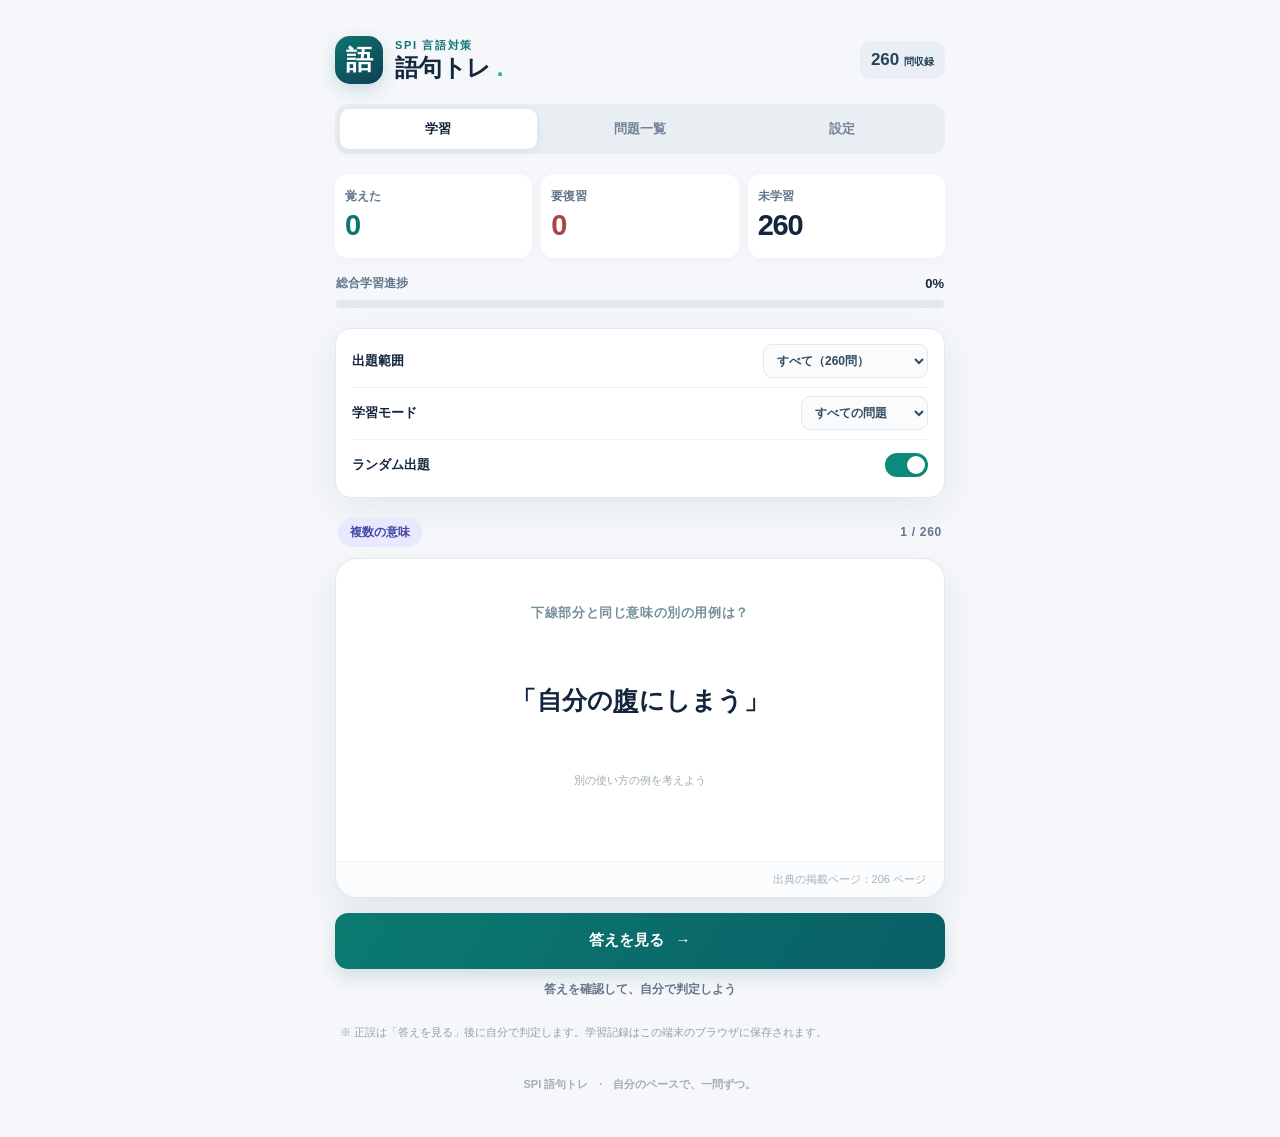
<file: SPI語句トレ_260問_スマホアプリ/index.html>
<!doctype html>
<html lang="ja">
<head>
  <meta charset="utf-8">
  <meta name="viewport" content="width=device-width,initial-scale=1,viewport-fit=cover">
  <meta name="theme-color" content="#102742">
  <meta name="description" content="SPI言語対策の頻出語句210問と複数の意味50問を、1問1答で学べる無料の学習アプリ。">
  <meta name="apple-mobile-web-app-capable" content="yes">
  <meta name="apple-mobile-web-app-status-bar-style" content="default">
  <meta name="apple-mobile-web-app-title" content="SPI語句トレ">
  <style>
:root{--ink:#13263e;--muted:#64748b;--primary:#0c766e;--primary-dark:#095e57;--light:#eef8f6;--border:#e4eaf0;--bg:#f5f7fa;--danger:#a94741;--card:#fff;--shadow:0 10px 38px rgba(20,49,75,.075)}
*{box-sizing:border-box}html{scroll-behavior:smooth}body{margin:0;background:var(--bg);font-family:-apple-system,BlinkMacSystemFont,"Hiragino Kaku Gothic ProN","Yu Gothic",Meiryo,sans-serif;color:var(--ink);-webkit-font-smoothing:antialiased}button,input,select{font:inherit}button{cursor:pointer}button:focus-visible,input:focus-visible,select:focus-visible{outline:3px solid #48b8aa;outline-offset:3px}button:disabled{cursor:not-allowed;opacity:.5}button:active{transform:translateY(1px)}[hidden]{display:none!important}.app{max-width:660px;padding:0 20px;margin:0 auto;padding-bottom:calc(45px + env(safe-area-inset-bottom))}.site-head{display:flex;align-items:center;gap:12px;padding:26px 0 20px}.brand-logo{width:48px;height:48px;border-radius:15px;background:linear-gradient(145deg,#0c766e,#103e53);color:#fff;display:grid;place-items:center;font-size:27px;font-weight:800;box-shadow:0 6px 17px rgba(7,92,87,.17)}.brand-body{flex:1;min-width:0}.eyebrow{display:block;color:var(--primary);font-size:11px;letter-spacing:.15em;font-weight:800}.brand-body h1{font-size:24px;letter-spacing:-.025em;margin:1px 0 0;line-height:1.15}.title-dot{color:#27a89d}.head-count{font-size:17px;font-weight:900;font-variant-numeric:tabular-nums;color:#274459;background:#e9eff4;border-radius:11px;padding:9px 11px}.head-count small{font-size:10px;font-weight:700}.top-nav{display:flex;gap:5px;background:#e9eef3;border-radius:13px;padding:5px;margin-bottom:20px}.nav-button{flex:1;padding:11px 5px;border:0;border-radius:9px;background:transparent;font-size:13px;color:#718196;font-weight:800;white-space:nowrap}.nav-button.selected{background:#fff;color:var(--ink);box-shadow:0 2px 8px rgba(22,43,66,.08)}.stats-grid{display:grid;grid-template-columns:repeat(3,1fr);gap:9px}.stat{background:#fff;border-radius:13px;padding:14px 10px 12px;box-shadow:0 3px 14px rgba(20,49,75,.03)}.stat span{display:block;color:var(--muted);font-size:12px;font-weight:700}.stat strong{font-size:29px;line-height:1.4;font-weight:850;font-variant-numeric:tabular-nums;letter-spacing:-.04em}.stat:nth-child(1) strong{color:var(--primary)}.stat:nth-child(2) strong{color:var(--danger)}.progress-box{margin:17px 1px 20px}.progress-label{display:flex;justify-content:space-between;align-items:center;font-size:12px;color:var(--muted);font-weight:700;margin-bottom:8px}.progress-label b{font-size:13px;color:var(--ink)}.progress-track{height:8px;border-radius:99px;background:#e0e9ed;overflow:hidden}.progress-fill{height:100%;width:0%;background:linear-gradient(90deg,#138778,#40bdae);border-radius:inherit;transition:width .25s ease}.control-panel{background:#fff;border:1px solid var(--border);border-radius:16px;padding:6px 16px;margin:15px 0 20px;box-shadow:var(--shadow)}.control-row,.switch-row{display:flex;align-items:center;justify-content:space-between;gap:12px;min-height:52px}.control-row+.control-row,.switch-row{border-top:1px solid #edf1f5}.control-row label,.switch-row>span:first-child{font-size:13px;font-weight:750;white-space:nowrap}.control-row select{min-width:0;max-width:65%;border:1px solid #e3e9ed;border-radius:9px;background:#f9fbfc;color:#314b60;padding:8px 24px 8px 9px;font-size:12px;font-weight:600}.switch-row{position:relative;cursor:pointer}.switch-row input{position:absolute;opacity:0;width:1px;height:1px;right:30px}.switch-ui{height:24px;width:43px;border-radius:999px;background:#b7c5cf;position:relative;transition:background .2s}.switch-ui::after{content:"";width:18px;height:18px;position:absolute;top:3px;left:3px;border-radius:50%;background:#fff;box-shadow:0 1px 3px #0002;transition:transform .2s}.switch-row input:checked+.switch-ui{background:#0c8b7d}.switch-row input:checked+.switch-ui::after{transform:translateX(19px)}.switch-row input:focus-visible+.switch-ui{outline:3px solid #48b8aa;outline-offset:3px}.card-topline{display:flex;align-items:center;justify-content:space-between;margin:0 3px 11px}.quiz-chip{font-size:12px;font-weight:800;background:#def5f0;color:#0d6b60;padding:6px 12px;border-radius:99px}.quiz-chip.multiple{background:#e8e9ff;color:#4547a4}.quiz-progress{font-size:12px;letter-spacing:.06em;color:var(--muted);font-weight:750;font-variant-numeric:tabular-nums}.question-card{border-radius:22px;background:#fff;border:1px solid #e1e9ee;box-shadow:0 16px 35px rgba(31,58,77,.085);min-height:305px;display:flex;flex-direction:column;justify-content:space-between;overflow:hidden}.card-inner{padding:34px 27px 25px}.question-label{color:#72909b;text-align:center;font-size:13px;font-weight:800;letter-spacing:.045em}.question-text{text-align:center;font-size:clamp(19px,5.3vw,25px);font-weight:800;line-height:1.65;letter-spacing:.01em;min-height:112px;margin:23px 0 9px;display:flex;align-items:center;justify-content:center;overflow-wrap:anywhere}.prompt-hint{text-align:center;color:#9dabb6;font-size:11px;margin-top:16px}.page-note{text-align:right;font-size:11px;color:#a7b3bc;background:#fbfcfd;padding:10px 18px;border-top:1px solid #f0f3f6}.answer-section{animation:slidein .22s ease}.answer-divider{height:1px;background:repeating-linear-gradient(90deg,#d5e0e7 0 6px,transparent 6px 13px);margin:28px 0 22px}.answer-eyebrow{display:block;font-size:11px;text-align:center;font-weight:850;letter-spacing:.11em;color:#0f8173}.answer-word{text-align:center;font-size:clamp(26px,7vw,34px);font-weight:900;line-height:1.55;color:#096e66;margin:8px 0}.answer-extra{color:#5c7584;font-size:13px;line-height:1.75;text-align:center;margin:9px 0 7px}.card-actions{margin-top:15px}.primary-btn,.secondary-btn,.success-btn{border:0;border-radius:13px;padding:17px 17px;font-weight:850;font-size:15px;min-height:56px}.primary-btn{width:100%;background:linear-gradient(120deg,#0b7b70,#095f66);color:#fff;box-shadow:0 8px 18px rgba(7,96,100,.15)}.primary-btn span{margin-left:7px}.grade-actions{display:grid;grid-template-columns:1fr 1fr;gap:10px}.secondary-btn{color:#8b4a44;background:#fff0ee;border:1px solid #f0ccc7}.success-btn{color:#fff;background:#128a7c}.session-status{text-align:center;min-height:26px;margin-top:12px;font-size:12px;font-weight:700;color:var(--muted)}.footer-note{font-size:11px;line-height:1.8;color:#93a0aa;margin:16px 5px}.empty-card{background:#fff;padding:30px 24px;border-radius:19px;text-align:center;box-shadow:var(--shadow)}.empty-icon{font-size:32px;color:#1c9d8e}.empty-card h2{font-size:19px;margin:11px 0}.empty-card p{font-size:13px;color:var(--muted);line-height:1.7;margin-bottom:22px}.section-heading h2{font-size:23px;letter-spacing:-.04em;margin:9px 0 5px}.section-heading p{font-size:13px;color:var(--muted);line-height:1.6;margin:0 0 19px}.search-wrap{height:48px;display:flex;align-items:center;gap:9px;border:1px solid var(--border);border-radius:13px;background:#fff;padding:0 14px}.search-wrap span{font-size:28px;color:#8da0ad}.search-wrap input{width:100%;border:0;background:transparent;outline:0!important;font-size:15px;color:var(--ink)}.list-filter{display:flex;flex-wrap:wrap;gap:7px;margin:15px 0}.pill{border:1px solid #dbe4eb;border-radius:99px;background:#fff;color:#6a7a88;padding:8px 12px;font-size:12px;font-weight:750}.pill.active{border-color:#0d8176;background:#e2f6f0;color:#08746a}.list-count{font-size:12px;font-weight:700;color:#7a8b9b;margin-bottom:11px}.question-list{display:flex;flex-direction:column;gap:8px}.list-item{width:100%;background:#fff;border:1px solid #e5ebf0;border-radius:13px;padding:14px 14px;display:flex;text-align:left;align-items:center;gap:11px}.list-item-main{min-width:0;flex:1}.list-item-title{font-weight:800;font-size:14px;margin-bottom:4px;overflow-wrap:anywhere}.list-item-sub{font-size:11px;color:#748898;line-height:1.6;overflow-wrap:anywhere}.list-item-status{font-size:10px;font-weight:900;padding:5px 7px;border-radius:7px;white-space:nowrap;background:#eef1f5;color:#8b98a7}.list-item-status.good{color:#117b6d;background:#e4f7f1}.list-item-status.wrong{color:#a54b42;background:#ffebe9}.guide-card{background:#fff;border-radius:14px;padding:19px 20px;margin-bottom:13px;border:1px solid var(--border)}.guide-card h3{font-size:16px;margin:0 0 10px}.guide-card p,.guide-card li{font-size:13px;color:#52677a;line-height:1.9}.guide-card p{margin:8px 0}.guide-card ol{margin:0;padding-left:23px}.guide-card .subtle{font-size:11px;color:#8a9ba8}.outline-danger{background:#fff;border:1px solid #ce857e;border-radius:9px;color:#a44640;padding:11px 13px;font-size:12px;font-weight:850}.site-footer{margin-top:35px;text-align:center;color:#a2adba;font-weight:700;font-size:11px}.site-footer span{margin:0 8px}.list-empty{font-size:13px;color:var(--muted);text-align:center;padding:35px 10px;border-radius:12px;background:#fff}@keyframes slidein{from{opacity:0;transform:translateY(7px)}to{opacity:1;transform:translateY(0)}}@media(min-width:630px){.app{padding-left:25px;padding-right:25px}.site-head{padding-top:36px}.question-card{min-height:340px}.card-inner{padding:45px 36px 35px}}@media(max-width:360px){.app{padding-left:13px;padding-right:13px}.control-panel{padding-left:12px;padding-right:12px}.card-inner{padding:29px 19px 22px}.control-row select{max-width:63%;font-size:11px}.stat strong{font-size:26px}}@media(prefers-reduced-motion:reduce){*,*::before,*::after{animation:none!important;transition:none!important}}

  </style>
  <title>SPI 語句トレ | 1問1答 260問</title>
</head>
<body>
  <div class="app">
    <header class="site-head">
      <div class="brand-logo" aria-hidden="true">語</div>
      <div class="brand-body"><span class="eyebrow">SPI 言語対策</span><h1>語句トレ <span class="title-dot">.</span></h1></div>
      <span class="head-count">260 <small>問収録</small></span>
    </header>

    <nav class="top-nav" aria-label="画面切り替え">
      <button class="nav-button selected" data-view="study" type="button" aria-current="page">学習</button>
      <button class="nav-button" data-view="list" type="button">問題一覧</button>
      <button class="nav-button" data-view="settings" type="button">設定</button>
    </nav>

    <main>
      <section class="panel-view" id="studyView">
        <div class="stats-grid" aria-label="学習状況">
          <div class="stat"><span>覚えた</span><strong id="goodCount">0</strong></div>
          <div class="stat"><span>要復習</span><strong id="badCount">0</strong></div>
          <div class="stat"><span>未学習</span><strong id="newCount">260</strong></div>
        </div>
        <div class="progress-box"><div class="progress-label"><span>総合学習進捗</span><b id="progressPercent">0%</b></div><div class="progress-track"><div id="progressFill" class="progress-fill"></div></div></div>

        <section class="control-panel" aria-label="出題設定">
          <div class="control-row"><label for="categorySelect">出題範囲</label><select id="categorySelect">
            <option value="all">すべて（260問）</option><option value="vocab">頻出語句（210問）</option><option value="multiple">複数の意味（50問）</option>
          </select></div>
          <div class="control-row"><label for="scopeSelect">学習モード</label><select id="scopeSelect">
            <option value="all">すべての問題</option><option value="new">未学習だけ</option><option value="wrong">要復習だけ</option>
          </select></div>
          <label class="switch-row"><span>ランダム出題</span><input id="shuffleToggle" type="checkbox" checked role="switch"><span class="switch-ui" aria-hidden="true"></span></label>
        </section>

        <section class="study-area" aria-label="出題カード" id="studyArea">
          <div class="card-topline"><span class="quiz-chip" id="quizKind">頻出語句</span><span class="quiz-progress" id="quizPosition">1 / 260</span></div>
          <div class="question-card" id="questionCard">
            <div class="card-inner" id="cardInner">
              <div class="question-label" id="questionLabel">次の意味にあてはまる語句は？</div>
              <div class="question-text" id="questionText"></div>
              <div class="prompt-hint" id="hintText">頭の中で答えを考えてみよう</div>
              <div id="answerSection" class="answer-section" hidden>
                <div class="answer-divider"></div>
                <span class="answer-eyebrow" id="answerEyebrow">正解</span>
                <div class="answer-word" id="answerWord"></div>
                <p class="answer-extra" id="answerExtra"></p>
              </div>
            </div>
            <div class="page-note" id="pageNote"></div>
          </div>
          <div id="cardActions" class="card-actions">
            <button class="primary-btn" id="revealBtn" type="button">答えを見る <span aria-hidden="true">→</span></button>
            <div class="grade-actions" id="gradeActions" hidden>
              <button class="secondary-btn" id="againBtn" type="button"><span aria-hidden="true">↺</span> もう一度</button>
              <button class="success-btn" id="correctBtn" type="button"><span aria-hidden="true">✓</span> 覚えた！</button>
            </div>
          </div>
          <div class="session-status" id="sessionStatus" aria-live="polite"></div>
        </section>
        <section class="empty-card" id="emptyCard" hidden>
          <div class="empty-icon">✦</div><h2 id="emptyTitle">この範囲は終了！</h2><p id="emptyMessage">出題する問題がありません。</p>
          <button class="primary-btn" id="restartBtn" type="button">最初からもう一周</button>
        </section>
        <p class="footer-note">※ 正誤は「答えを見る」後に自分で判定します。学習記録はこの端末のブラウザに保存されます。</p>
      </section>

      <section class="panel-view" id="listView" hidden>
        <div class="section-heading"><h2>問題一覧</h2><p>単語・意味で検索。問題をタップすると、その問題から学習できます。</p></div>
        <label class="search-wrap"><span aria-hidden="true">⌕</span><input type="search" id="searchInput" placeholder="例：蹂躙、間に合わせる、味" autocomplete="off"></label>
        <div class="list-filter" role="group" aria-label="問題の種類">
          <button data-listfilter="all" class="pill active" type="button">全部</button>
          <button data-listfilter="vocab" class="pill" type="button">頻出語句</button>
          <button data-listfilter="multiple" class="pill" type="button">複数の意味</button>
          <button data-listfilter="wrong" class="pill" type="button">要復習</button>
        </div>
        <div class="list-count" id="listCount"></div>
        <div class="question-list" id="questionList"></div>
      </section>

      <section class="panel-view" id="settingsView" hidden>
        <div class="section-heading"><h2>設定・使い方</h2><p>1問1答でコツコツ覚えよう。</p></div>
        <div class="guide-card"><h3>使い方</h3><ol><li>問題の意味や語句を見て、答えを考える</li><li>「答えを見る」で解答を確認</li><li>正しく答えられたら「覚えた！」、迷ったら「もう一度」</li><li>学習モードを「要復習だけ」にして繰り返す</li></ol></div>
        <div class="guide-card"><h3>iPhoneのホーム画面に追加</h3><p>アプリをGitHub Pagesなどで公開し、SafariでそのURLを開きます。共有ボタン →「ホーム画面に追加」を選ぶと、アプリのように起動できます。</p><p class="subtle">公開せずHTMLファイルを開いて使うこともできますが、ホーム画面追加・オフライン保存は公開URLからの利用を推奨します。</p></div>
        <div class="guide-card"><h3>収録データ</h3><p>写真の192〜197ページの頻出語句210問、206〜207ページの複数の意味50問を収録。設問文は学習用に一部整理しています。</p></div>
        <div class="guide-card dangerous"><h3>学習記録のリセット</h3><p>「覚えた」「要復習」などの全記録を削除します。問題データは残ります。</p><button id="resetBtn" type="button" class="outline-danger">学習記録を削除</button></div>
      </section>
    </main>
    <footer class="site-footer">SPI 語句トレ <span>·</span> 自分のペースで、一問ずつ。</footer>
  </div>
  <script>
/* 写真の192〜197・206〜207ページをもとに作成した問題データ */
window.SPI_QUESTIONS = [
{
"id": "v001",
"kind": "vocab",
"page": 192,
"word": "照準",
"meaning": "ねらいを定めること"
},
{
"id": "v002",
"kind": "vocab",
"page": 192,
"word": "蹂躙",
"meaning": "踏みにじったり侵害したりすること"
},
{
"id": "v003",
"kind": "vocab",
"page": 192,
"word": "苦笑",
"meaning": "怒りや不快感を持ちながら、しかたなく笑うこと"
},
{
"id": "v004",
"kind": "vocab",
"page": 192,
"word": "悠長",
"meaning": "急を要するのに、急ごうとしない様子"
},
{
"id": "v005",
"kind": "vocab",
"page": 192,
"word": "強記",
"meaning": "記憶力が優れていること"
},
{
"id": "v006",
"kind": "vocab",
"page": 192,
"word": "領袖",
"meaning": "ある集団を率いる人物"
},
{
"id": "v007",
"kind": "vocab",
"page": 192,
"word": "垂涎",
"meaning": "ある物をしきりに欲しがること"
},
{
"id": "v008",
"kind": "vocab",
"page": 192,
"word": "刮目",
"meaning": "目をこすってよく見ること"
},
{
"id": "v009",
"kind": "vocab",
"page": 192,
"word": "催事",
"meaning": "特別に行われる催し"
},
{
"id": "v010",
"kind": "vocab",
"page": 192,
"word": "気鋭",
"meaning": "意気込みが鋭いこと"
},
{
"id": "v011",
"kind": "vocab",
"page": 192,
"word": "流布",
"meaning": "世に広まること、広く知れ渡ること"
},
{
"id": "v012",
"kind": "vocab",
"page": 192,
"word": "驚嘆",
"meaning": "ひどく感心すること"
},
{
"id": "v013",
"kind": "vocab",
"page": 192,
"word": "心服",
"meaning": "心から尊敬して従うこと"
},
{
"id": "v014",
"kind": "vocab",
"page": 192,
"word": "敷衍",
"meaning": "言葉を加えて分かりやすく説明すること"
},
{
"id": "v015",
"kind": "vocab",
"page": 192,
"word": "進取",
"meaning": "自ら進んで新しいことをすること"
},
{
"id": "v016",
"kind": "vocab",
"page": 192,
"word": "卓見",
"meaning": "優れた意見"
},
{
"id": "v017",
"kind": "vocab",
"page": 192,
"word": "参画",
"meaning": "計画段階から参加すること"
},
{
"id": "v018",
"kind": "vocab",
"page": 192,
"word": "克明",
"meaning": "細かいところまで念を入れて手落ちのないこと"
},
{
"id": "v019",
"kind": "vocab",
"page": 192,
"word": "鎬",
"meaning": "「鎬を削る」で「激しく争う」"
},
{
"id": "v020",
"kind": "vocab",
"page": 192,
"word": "鳩首",
"meaning": "人々が集まって額を寄せ合い相談すること"
},
{
"id": "v021",
"kind": "vocab",
"page": 192,
"word": "木鐸",
"meaning": "世の人を教え導く人、指導者"
},
{
"id": "v022",
"kind": "vocab",
"page": 192,
"word": "陥穽",
"meaning": "人をおとしいれるはかりごと、落とし穴"
},
{
"id": "v023",
"kind": "vocab",
"page": 192,
"word": "義憤",
"meaning": "不正なことにいきどおること"
},
{
"id": "v024",
"kind": "vocab",
"page": 192,
"word": "謳歌",
"meaning": "恵まれた境遇を大いに楽しみ、表現すること"
},
{
"id": "v025",
"kind": "vocab",
"page": 192,
"word": "粉飾",
"meaning": "立派に見せようとしてうわべを飾ること"
},
{
"id": "v026",
"kind": "vocab",
"page": 192,
"word": "因習",
"meaning": "古くから伝えられている風習"
},
{
"id": "v027",
"kind": "vocab",
"page": 192,
"word": "大度",
"meaning": "度量が大きいこと"
},
{
"id": "v028",
"kind": "vocab",
"page": 192,
"word": "言下",
"meaning": "言い終わるか終わらない時、即座"
},
{
"id": "v029",
"kind": "vocab",
"page": 192,
"word": "居丈高",
"meaning": "人を威圧するような態度"
},
{
"id": "v030",
"kind": "vocab",
"page": 192,
"word": "踏襲",
"meaning": "それまでのやり方をそのまま引き継ぐこと"
},
{
"id": "v031",
"kind": "vocab",
"page": 193,
"word": "梗概",
"meaning": "あらすじ"
},
{
"id": "v032",
"kind": "vocab",
"page": 193,
"word": "瞠目",
"meaning": "驚いたり感心したりして目を見張ること"
},
{
"id": "v033",
"kind": "vocab",
"page": 193,
"word": "保身",
"meaning": "自分の地位や名声などの安全をはかること"
},
{
"id": "v034",
"kind": "vocab",
"page": 193,
"word": "跳梁",
"meaning": "勝手にはねまわること、悪事がのさばること"
},
{
"id": "v035",
"kind": "vocab",
"page": 193,
"word": "履行",
"meaning": "約束されたことなどを実際に行うこと"
},
{
"id": "v036",
"kind": "vocab",
"page": 193,
"word": "安閑",
"meaning": "安らかで静かなさま"
},
{
"id": "v037",
"kind": "vocab",
"page": 193,
"word": "私淑",
"meaning": "ひそかに尊敬し、師と仰ぐこと"
},
{
"id": "v038",
"kind": "vocab",
"page": 193,
"word": "高尚",
"meaning": "学問・言行などの程度が高く上品なこと"
},
{
"id": "v039",
"kind": "vocab",
"page": 193,
"word": "鼓舞",
"meaning": "励まして奮い立たせること"
},
{
"id": "v040",
"kind": "vocab",
"page": 193,
"word": "即妙",
"meaning": "気が利いていること"
},
{
"id": "v041",
"kind": "vocab",
"page": 193,
"word": "崇高",
"meaning": "気高く尊いさま"
},
{
"id": "v042",
"kind": "vocab",
"page": 193,
"word": "出仕",
"meaning": "役所などに勤めること、官職につくこと"
},
{
"id": "v043",
"kind": "vocab",
"page": 193,
"word": "射幸",
"meaning": "偶然の利益や成功を当てにすること"
},
{
"id": "v044",
"kind": "vocab",
"page": 193,
"word": "蔓延",
"meaning": "好ましくないことが広がること"
},
{
"id": "v045",
"kind": "vocab",
"page": 193,
"word": "落成",
"meaning": "工事が完了して建築物などができあがること"
},
{
"id": "v046",
"kind": "vocab",
"page": 193,
"word": "言外",
"meaning": "直接は言葉に出さない部分"
},
{
"id": "v047",
"kind": "vocab",
"page": 193,
"word": "膠着",
"meaning": "ある状態に固定して進展しないこと"
},
{
"id": "v048",
"kind": "vocab",
"page": 193,
"word": "言質",
"meaning": "後で証拠となる言葉"
},
{
"id": "v049",
"kind": "vocab",
"page": 193,
"word": "博覧",
"meaning": "広く一般の人が見ること"
},
{
"id": "v050",
"kind": "vocab",
"page": 193,
"word": "画策",
"meaning": "考えて実行すること、計画すること"
},
{
"id": "v051",
"kind": "vocab",
"page": 193,
"word": "慇懃",
"meaning": "礼儀正しいこと"
},
{
"id": "v052",
"kind": "vocab",
"page": 193,
"word": "果断",
"meaning": "ためらわずに思い切って行うさま"
},
{
"id": "v053",
"kind": "vocab",
"page": 193,
"word": "慧眼",
"meaning": "物事の本質を見抜く、優れた眼力"
},
{
"id": "v054",
"kind": "vocab",
"page": 193,
"word": "省察",
"meaning": "自身を反省して考えること"
},
{
"id": "v055",
"kind": "vocab",
"page": 193,
"word": "嘆息",
"meaning": "なげいて、ため息をつくこと"
},
{
"id": "v056",
"kind": "vocab",
"page": 193,
"word": "意匠",
"meaning": "工夫をめぐらすこと、デザイン上の工夫"
},
{
"id": "v057",
"kind": "vocab",
"page": 193,
"word": "迎合",
"meaning": "相手に調子を合わせること、こびを売ること"
},
{
"id": "v058",
"kind": "vocab",
"page": 193,
"word": "具備",
"meaning": "十分に備えていること"
},
{
"id": "v059",
"kind": "vocab",
"page": 193,
"word": "銘記",
"meaning": "心に刻み込むこと"
},
{
"id": "v060",
"kind": "vocab",
"page": 193,
"word": "断腸",
"meaning": "非常につらいこと"
},
{
"id": "v061",
"kind": "vocab",
"page": 193,
"word": "仮託",
"meaning": "他の物事を借りて言い表すこと、かこつけること"
},
{
"id": "v062",
"kind": "vocab",
"page": 193,
"word": "雄飛",
"meaning": "勢い盛んに活動すること"
},
{
"id": "v063",
"kind": "vocab",
"page": 193,
"word": "晦日",
"meaning": "月の最後の日"
},
{
"id": "v064",
"kind": "vocab",
"page": 193,
"word": "斟酌",
"meaning": "相手の事情や心情などをくみとること"
},
{
"id": "v065",
"kind": "vocab",
"page": 193,
"word": "忖度",
"meaning": "相手の心中をおしはかること"
},
{
"id": "v066",
"kind": "vocab",
"page": 193,
"word": "不埒",
"meaning": "道理にはずれていて、けしからぬこと"
},
{
"id": "v067",
"kind": "vocab",
"page": 194,
"word": "祈念",
"meaning": "心から願うこと、強く希望すること"
},
{
"id": "v068",
"kind": "vocab",
"page": 194,
"word": "拮抗",
"meaning": "力がほぼ等しくて優劣のないこと"
},
{
"id": "v069",
"kind": "vocab",
"page": 194,
"word": "先達",
"meaning": "先にその分野に進んで他を導く人"
},
{
"id": "v070",
"kind": "vocab",
"page": 194,
"word": "督励",
"meaning": "監督し励ますこと、指図して元気づけること"
},
{
"id": "v071",
"kind": "vocab",
"page": 194,
"word": "超然",
"meaning": "俗事にこだわらず、ゆうゆうとしているさま"
},
{
"id": "v072",
"kind": "vocab",
"page": 194,
"word": "杜撰",
"meaning": "いい加減、手抜き、おざなり"
},
{
"id": "v073",
"kind": "vocab",
"page": 194,
"word": "円熟",
"meaning": "十分に熟達して豊かな内容をもつこと"
},
{
"id": "v074",
"kind": "vocab",
"page": 194,
"word": "老成",
"meaning": "経験を積んで、円熟すること"
},
{
"id": "v075",
"kind": "vocab",
"page": 194,
"word": "詭弁",
"meaning": "道理に合わない弁論"
},
{
"id": "v076",
"kind": "vocab",
"page": 194,
"word": "至言",
"meaning": "的を射た言葉、本質を突いた言葉"
},
{
"id": "v077",
"kind": "vocab",
"page": 194,
"word": "適宜",
"meaning": "その場の状況に合っていること"
},
{
"id": "v078",
"kind": "vocab",
"page": 194,
"word": "僭越",
"meaning": "さしでがましいこと、出過ぎたこと"
},
{
"id": "v079",
"kind": "vocab",
"page": 194,
"word": "裁量",
"meaning": "自分の考えで判断、処理すること"
},
{
"id": "v080",
"kind": "vocab",
"page": 194,
"word": "気概",
"meaning": "困難に負けない強い気性・意志"
},
{
"id": "v081",
"kind": "vocab",
"page": 194,
"word": "笑殺",
"meaning": "問題にしないこと、一笑に付すこと"
},
{
"id": "v082",
"kind": "vocab",
"page": 194,
"word": "希有",
"meaning": "めったにないこと"
},
{
"id": "v083",
"kind": "vocab",
"page": 194,
"word": "陶冶",
"meaning": "性質や能力を円満に鍛え育てること"
},
{
"id": "v084",
"kind": "vocab",
"page": 194,
"word": "逡巡",
"meaning": "決断できずにぐずぐずすること"
},
{
"id": "v085",
"kind": "vocab",
"page": 194,
"word": "証左",
"meaning": "証拠、あかし"
},
{
"id": "v086",
"kind": "vocab",
"page": 194,
"word": "気丈",
"meaning": "気持ちがしっかりしていること"
},
{
"id": "v087",
"kind": "vocab",
"page": 194,
"word": "早晩",
"meaning": "いずれ、遅かれ早かれ、近い将来"
},
{
"id": "v088",
"kind": "vocab",
"page": 194,
"word": "幇間",
"meaning": "太鼓持ち。客の機嫌をとって場を盛り上げる職業"
},
{
"id": "v089",
"kind": "vocab",
"page": 194,
"word": "精通",
"meaning": "すみずみまで詳しく知っていること"
},
{
"id": "v090",
"kind": "vocab",
"page": 194,
"word": "姑息",
"meaning": "その場しのぎで間に合わせること"
},
{
"id": "v091",
"kind": "vocab",
"page": 194,
"word": "営々",
"meaning": "こつこつと励むさま、せっせと働く様子"
},
{
"id": "v092",
"kind": "vocab",
"page": 194,
"word": "恬淡",
"meaning": "欲がなくあっさりしているさま"
},
{
"id": "v093",
"kind": "vocab",
"page": 194,
"word": "閑達",
"meaning": "度量が広く小事にこだわらないさま"
},
{
"id": "v094",
"kind": "vocab",
"page": 194,
"word": "馴致",
"meaning": "なれさせること、なじませること"
},
{
"id": "v095",
"kind": "vocab",
"page": 194,
"word": "卓越",
"meaning": "他よりはるかに優れていること"
},
{
"id": "v096",
"kind": "vocab",
"page": 194,
"word": "涵養",
"meaning": "水がしみこむように徐々に教え養うこと"
},
{
"id": "v097",
"kind": "vocab",
"page": 194,
"word": "伝播",
"meaning": "伝わり広がっていくこと"
},
{
"id": "v098",
"kind": "vocab",
"page": 194,
"word": "煌煌",
"meaning": "光り輝くさま"
},
{
"id": "v099",
"kind": "vocab",
"page": 194,
"word": "秘匿",
"meaning": "秘密にして隠しておくこと"
},
{
"id": "v100",
"kind": "vocab",
"page": 194,
"word": "奢侈",
"meaning": "過度のぜいたく、身分不相応なぜいたく"
},
{
"id": "v101",
"kind": "vocab",
"page": 194,
"word": "杞憂",
"meaning": "無用の心配、取り越し苦労"
},
{
"id": "v102",
"kind": "vocab",
"page": 194,
"word": "法外",
"meaning": "並外れていて普通の程度をこえていること"
},
{
"id": "v103",
"kind": "vocab",
"page": 195,
"word": "滔滔",
"meaning": "次から次へとよどみなく話すさま"
},
{
"id": "v104",
"kind": "vocab",
"page": 195,
"word": "蜿蜒",
"meaning": "うねうねと長く続くさま"
},
{
"id": "v105",
"kind": "vocab",
"page": 195,
"word": "疎通",
"meaning": "意思や考えが支障なく相手に通じること"
},
{
"id": "v106",
"kind": "vocab",
"page": 195,
"word": "直言",
"meaning": "自分の考え、信念を遠慮せず言うこと"
},
{
"id": "v107",
"kind": "vocab",
"page": 195,
"word": "進言",
"meaning": "上位の者に意見を申し述べること"
},
{
"id": "v108",
"kind": "vocab",
"page": 195,
"word": "咀嚼",
"meaning": "内容をよく考えて十分に理解し味わうこと"
},
{
"id": "v109",
"kind": "vocab",
"page": 195,
"word": "歴然",
"meaning": "はっきりとして明白なさま"
},
{
"id": "v110",
"kind": "vocab",
"page": 195,
"word": "恭順",
"meaning": "つつしんで命令などに従うこと"
},
{
"id": "v111",
"kind": "vocab",
"page": 195,
"word": "大綱",
"meaning": "事柄の根本、おおもと。大づかみの内容"
},
{
"id": "v112",
"kind": "vocab",
"page": 195,
"word": "蹉跌",
"meaning": "物事がうまくいかず、しくじること、失敗"
},
{
"id": "v113",
"kind": "vocab",
"page": 195,
"word": "逓減",
"meaning": "だんだん少なくなること"
},
{
"id": "v114",
"kind": "vocab",
"page": 195,
"word": "閨秀",
"meaning": "学問や芸術などに優れた女性"
},
{
"id": "v115",
"kind": "vocab",
"page": 195,
"word": "意表",
"meaning": "まったく考えてもいないこと"
},
{
"id": "v116",
"kind": "vocab",
"page": 195,
"word": "軋轢",
"meaning": "仲が悪くなること"
},
{
"id": "v117",
"kind": "vocab",
"page": 195,
"word": "労",
"meaning": "苦労・努力・骨折り"
},
{
"id": "v118",
"kind": "vocab",
"page": 195,
"word": "典拠",
"meaning": "よりどころとなる文献、引用した資料"
},
{
"id": "v119",
"kind": "vocab",
"page": 195,
"word": "枢軸",
"meaning": "物事の中心となる重要な部分"
},
{
"id": "v120",
"kind": "vocab",
"page": 195,
"word": "泰斗",
"meaning": "その道で最も権威のある人"
},
{
"id": "v121",
"kind": "vocab",
"page": 195,
"word": "比肩",
"meaning": "同等のものとして並ぶこと、伍すること"
},
{
"id": "v122",
"kind": "vocab",
"page": 195,
"word": "傾注",
"meaning": "集中して取り組むこと"
},
{
"id": "v123",
"kind": "vocab",
"page": 195,
"word": "懸案",
"meaning": "問題となっていながら解決がつかない事柄"
},
{
"id": "v124",
"kind": "vocab",
"page": 195,
"word": "宥和",
"meaning": "対立する相手をゆるし、仲よくすること"
},
{
"id": "v125",
"kind": "vocab",
"page": 195,
"word": "遁走",
"meaning": "逃げ出すこと"
},
{
"id": "v126",
"kind": "vocab",
"page": 195,
"word": "虚心",
"meaning": "先入観を持たない、すなおな態度"
},
{
"id": "v127",
"kind": "vocab",
"page": 195,
"word": "中原",
"meaning": "天下の中央、中心の地"
},
{
"id": "v128",
"kind": "vocab",
"page": 195,
"word": "演繹",
"meaning": "一般論から、個別のものを推論・説明すること"
},
{
"id": "v129",
"kind": "vocab",
"page": 195,
"word": "知遇",
"meaning": "力を認められて厚く待遇されること"
},
{
"id": "v130",
"kind": "vocab",
"page": 195,
"word": "失笑",
"meaning": "思わず笑ってしまうこと"
},
{
"id": "v131",
"kind": "vocab",
"page": 195,
"word": "斯界",
"meaning": "この分野、この専門の方面"
},
{
"id": "v132",
"kind": "vocab",
"page": 195,
"word": "耽読",
"meaning": "夢中になって読むこと、読みふけること"
},
{
"id": "v133",
"kind": "vocab",
"page": 195,
"word": "着着",
"meaning": "物事が予定通り順調に進むさま"
},
{
"id": "v134",
"kind": "vocab",
"page": 195,
"word": "諸般",
"meaning": "さまざま、いろいろ"
},
{
"id": "v135",
"kind": "vocab",
"page": 195,
"word": "這般",
"meaning": "これら、この辺、このたび"
},
{
"id": "v136",
"kind": "vocab",
"page": 195,
"word": "佳境",
"meaning": "物事の面白くなったところ、興味深い場面"
},
{
"id": "v137",
"kind": "vocab",
"page": 195,
"word": "気脈",
"meaning": "連絡、気持ちのつながり"
},
{
"id": "v138",
"kind": "vocab",
"page": 195,
"word": "隠匿",
"meaning": "人に見つからないように隠すこと"
},
{
"id": "v139",
"kind": "vocab",
"page": 196,
"word": "増長",
"meaning": "だんだんいい気になってつけ上がること"
},
{
"id": "v140",
"kind": "vocab",
"page": 196,
"word": "咽喉",
"meaning": "のど。転じて、重要な通路"
},
{
"id": "v141",
"kind": "vocab",
"page": 196,
"word": "回顧",
"meaning": "過去を振り返ってみること"
},
{
"id": "v142",
"kind": "vocab",
"page": 196,
"word": "看過",
"meaning": "見逃すこと、見過ごすこと"
},
{
"id": "v143",
"kind": "vocab",
"page": 196,
"word": "看破",
"meaning": "真相などを見破ること、見抜くこと"
},
{
"id": "v144",
"kind": "vocab",
"page": 196,
"word": "打診",
"meaning": "相手の反応を見るために事前に伝えること"
},
{
"id": "v145",
"kind": "vocab",
"page": 196,
"word": "標榜",
"meaning": "主義・主張などを公然と表すこと"
},
{
"id": "v146",
"kind": "vocab",
"page": 196,
"word": "排斥",
"meaning": "好ましくないとして拒み退けること"
},
{
"id": "v147",
"kind": "vocab",
"page": 196,
"word": "峻別",
"meaning": "厳しく区別すること"
},
{
"id": "v148",
"kind": "vocab",
"page": 196,
"word": "吹聴",
"meaning": "言いふらすこと、言い広めること"
},
{
"id": "v149",
"kind": "vocab",
"page": 196,
"word": "寡聞",
"meaning": "見聞が狭くて知識をもたないこと"
},
{
"id": "v150",
"kind": "vocab",
"page": 196,
"word": "肝要",
"meaning": "非常に大切なこと"
},
{
"id": "v151",
"kind": "vocab",
"page": 196,
"word": "消長",
"meaning": "衰えたり栄えたりすること"
},
{
"id": "v152",
"kind": "vocab",
"page": 196,
"word": "遜色",
"meaning": "見劣りすること（『遜色ない』で見劣りしない）"
},
{
"id": "v153",
"kind": "vocab",
"page": 196,
"word": "卑近",
"meaning": "身近でありふれていること"
},
{
"id": "v154",
"kind": "vocab",
"page": 196,
"word": "腐心",
"meaning": "事を成し遂げようと心を痛め悩ますこと"
},
{
"id": "v155",
"kind": "vocab",
"page": 196,
"word": "内内",
"meaning": "こっそり、うちわ、内密"
},
{
"id": "v156",
"kind": "vocab",
"page": 196,
"word": "憐憫",
"meaning": "かわいそうに思うこと"
},
{
"id": "v157",
"kind": "vocab",
"page": 196,
"word": "造詣",
"meaning": "その分野についての深い知識や優れた技量"
},
{
"id": "v158",
"kind": "vocab",
"page": 196,
"word": "閉口",
"meaning": "手に負えなくて困ること"
},
{
"id": "v159",
"kind": "vocab",
"page": 196,
"word": "喧伝",
"meaning": "言いふらして広く知らせること"
},
{
"id": "v160",
"kind": "vocab",
"page": 196,
"word": "漸次",
"meaning": "だんだん、次第に"
},
{
"id": "v161",
"kind": "vocab",
"page": 196,
"word": "漸進",
"meaning": "だんだん、少しずつ進むこと"
},
{
"id": "v162",
"kind": "vocab",
"page": 196,
"word": "招致",
"meaning": "招き寄せること"
},
{
"id": "v163",
"kind": "vocab",
"page": 196,
"word": "委細",
"meaning": "こまかく詳しいこと、物事の詳しい事情"
},
{
"id": "v164",
"kind": "vocab",
"page": 196,
"word": "英気",
"meaning": "何かをしようとする元気、優れた才気"
},
{
"id": "v165",
"kind": "vocab",
"page": 196,
"word": "市井",
"meaning": "人家が集まっている所、ちまた"
},
{
"id": "v166",
"kind": "vocab",
"page": 196,
"word": "披瀝",
"meaning": "気持ちなどを隠さずすべて打ち明けること"
},
{
"id": "v167",
"kind": "vocab",
"page": 196,
"word": "露呈",
"meaning": "隠れていた事実、真相が表に出ること"
},
{
"id": "v168",
"kind": "vocab",
"page": 196,
"word": "謬見",
"meaning": "誤った意見、考え"
},
{
"id": "v169",
"kind": "vocab",
"page": 196,
"word": "出色",
"meaning": "他より目立って優れていること"
},
{
"id": "v170",
"kind": "vocab",
"page": 196,
"word": "異彩",
"meaning": "普通とは異なっていて目立つ様子"
},
{
"id": "v171",
"kind": "vocab",
"page": 196,
"word": "折衷",
"meaning": "それぞれのよいところをとって一つに合わせること"
},
{
"id": "v172",
"kind": "vocab",
"page": 196,
"word": "折半",
"meaning": "二等分すること、半分に分けること"
},
{
"id": "v173",
"kind": "vocab",
"page": 196,
"word": "度外視",
"meaning": "まったく問題にしないこと、無視すること"
},
{
"id": "v174",
"kind": "vocab",
"page": 196,
"word": "辟易",
"meaning": "うんざりして嫌になること"
},
{
"id": "v175",
"kind": "vocab",
"page": 197,
"word": "予見",
"meaning": "前もって見通すこと"
},
{
"id": "v176",
"kind": "vocab",
"page": 197,
"word": "畏敬",
"meaning": "かしこまりうやまうこと"
},
{
"id": "v177",
"kind": "vocab",
"page": 197,
"word": "研鑽",
"meaning": "学問などを深く究めること"
},
{
"id": "v178",
"kind": "vocab",
"page": 197,
"word": "必至",
"meaning": "そうなることが避けられないこと"
},
{
"id": "v179",
"kind": "vocab",
"page": 197,
"word": "逆鱗",
"meaning": "目上の人の怒り"
},
{
"id": "v180",
"kind": "vocab",
"page": 197,
"word": "緊迫",
"meaning": "きびしくさしせまること"
},
{
"id": "v181",
"kind": "vocab",
"page": 197,
"word": "僥倖",
"meaning": "思いがけない幸運、偶然に得る幸い"
},
{
"id": "v182",
"kind": "vocab",
"page": 197,
"word": "険路",
"meaning": "狭くて困難な道、進行の妨げとなるもの"
},
{
"id": "v183",
"kind": "vocab",
"page": 197,
"word": "愁眉",
"meaning": "心配そうな顔、憂いを含んだまゆ"
},
{
"id": "v184",
"kind": "vocab",
"page": 197,
"word": "焦眉",
"meaning": "眉が焦げるほど火の接近。切迫した危険"
},
{
"id": "v185",
"kind": "vocab",
"page": 197,
"word": "一瞥",
"meaning": "ちらっと見ること"
},
{
"id": "v186",
"kind": "vocab",
"page": 197,
"word": "薫陶",
"meaning": "人徳で人を感化してよい方に導くこと"
},
{
"id": "v187",
"kind": "vocab",
"page": 197,
"word": "随意",
"meaning": "制限を受けず自分の思うままであること"
},
{
"id": "v188",
"kind": "vocab",
"page": 197,
"word": "恣意",
"meaning": "自分の思うまま、自分勝手な考え"
},
{
"id": "v189",
"kind": "vocab",
"page": 197,
"word": "桎梏",
"meaning": "手かせ足かせ、自由を束縛するもの"
},
{
"id": "v190",
"kind": "vocab",
"page": 197,
"word": "洒脱",
"meaning": "気取りがなくさっぱりと洗練されているさま"
},
{
"id": "v191",
"kind": "vocab",
"page": 197,
"word": "収斂",
"meaning": "同質、同等にまとまること、縮むこと"
},
{
"id": "v192",
"kind": "vocab",
"page": 197,
"word": "浚渫",
"meaning": "海底・河床などの土砂を掘削すること"
},
{
"id": "v193",
"kind": "vocab",
"page": 197,
"word": "子細",
"meaning": "物事の詳しい事情"
},
{
"id": "v194",
"kind": "vocab",
"page": 197,
"word": "粗忽",
"meaning": "軽はずみでそそっかしいこと"
},
{
"id": "v195",
"kind": "vocab",
"page": 197,
"word": "齟齬",
"meaning": "事柄がくいちがって合わないこと"
},
{
"id": "v196",
"kind": "vocab",
"page": 197,
"word": "詮議",
"meaning": "話し合って物事を明らかにすること"
},
{
"id": "v197",
"kind": "vocab",
"page": 197,
"word": "糊塗",
"meaning": "一時しのぎにごまかして取り繕うこと"
},
{
"id": "v198",
"kind": "vocab",
"page": 197,
"word": "奉職",
"meaning": "公の職務につくこと"
},
{
"id": "v199",
"kind": "vocab",
"page": 197,
"word": "懐柔",
"meaning": "うまく手なずけてこちらに従わせること"
},
{
"id": "v200",
"kind": "vocab",
"page": 197,
"word": "籠絡",
"meaning": "まるめこんで思い通りにあやつること"
},
{
"id": "v201",
"kind": "vocab",
"page": 197,
"word": "重畳",
"meaning": "よいことが重なること、大変喜ばしいこと"
},
{
"id": "v202",
"kind": "vocab",
"page": 197,
"word": "端緒",
"meaning": "いとぐち、手がかり"
},
{
"id": "v203",
"kind": "vocab",
"page": 197,
"word": "依拠",
"meaning": "よりどころとすること"
},
{
"id": "v204",
"kind": "vocab",
"page": 197,
"word": "頓挫",
"meaning": "進行が急にくじけること"
},
{
"id": "v205",
"kind": "vocab",
"page": 197,
"word": "獰悪",
"meaning": "性質や姿が凶悪で荒々しいこと"
},
{
"id": "v206",
"kind": "vocab",
"page": 197,
"word": "角",
"meaning": "言動・性格が円満でないこと"
},
{
"id": "v207",
"kind": "vocab",
"page": 197,
"word": "識見",
"meaning": "物事を正しく判断する力"
},
{
"id": "v208",
"kind": "vocab",
"page": 197,
"word": "溜飲",
"meaning": "胸のつかえ（『溜飲を下げる』で気を晴らす）"
},
{
"id": "v209",
"kind": "vocab",
"page": 197,
"word": "符合",
"meaning": "二つ以上の事柄がぴったりと一致すること"
},
{
"id": "v210",
"kind": "vocab",
"page": 197,
"word": "猜疑",
"meaning": "何か裏があるのではないかと疑うこと"
},
{
"id": "m001",
"kind": "multiple",
"page": 206,
"question": "勝利の味",
"answer": "味をしめる",
"meaning": "体験して知った感じ・うまみ"
},
{
"id": "m002",
"kind": "multiple",
"page": 206,
"question": "足の便がよい",
"answer": "ストで足がうばわれる",
"meaning": "交通機関。移動に使うもの"
},
{
"id": "m003",
"kind": "multiple",
"page": 206,
"question": "料理の腕が上がる",
"answer": "腕に覚えがある",
"meaning": "物事をする能力・技量"
},
{
"id": "m004",
"kind": "multiple",
"page": 206,
"question": "手を貸す",
"answer": "手がかかる",
"meaning": "力・手間"
},
{
"id": "m005",
"kind": "multiple",
"page": 206,
"question": "顔に泥を塗る",
"answer": "会社の顔をつぶす",
"meaning": "社会的な体面・名誉"
},
{
"id": "m006",
"kind": "multiple",
"page": 206,
"question": "口が達者な人",
"answer": "口べた",
"meaning": "話す能力・言葉・物言い"
},
{
"id": "m007",
"kind": "multiple",
"page": 206,
"question": "自分の腹にしまう",
"answer": "相手の腹を読む",
"meaning": "心・胸の内・気持ち"
},
{
"id": "m008",
"kind": "multiple",
"page": 206,
"question": "身の程知らず",
"answer": "身に余る光栄",
"meaning": "身分・地位"
},
{
"id": "m009",
"kind": "multiple",
"page": 206,
"question": "空寝をする",
"answer": "空とぼける",
"meaning": "偽りの。ふりをする"
},
{
"id": "m010",
"kind": "multiple",
"page": 206,
"question": "時の流れに乗る",
"answer": "時を見る目がある",
"meaning": "時勢・成り行き"
},
{
"id": "m011",
"kind": "multiple",
"page": 206,
"question": "季節の変わりめ",
"answer": "紐の結びめ",
"meaning": "物の接する箇所"
},
{
"id": "m012",
"kind": "multiple",
"page": 206,
"question": "ものともしない",
"answer": "ものの数に入らない",
"meaning": "取り立てて言うほどのこと"
},
{
"id": "m013",
"kind": "multiple",
"page": 206,
"question": "人込みのあいだ",
"answer": "雲のあいだから見える",
"meaning": "物と物とに挟まれた部分"
},
{
"id": "m014",
"kind": "multiple",
"page": 206,
"question": "人通りが少ない",
"answer": "風の通りが悪い",
"meaning": "通行。行ったり来たりすること"
},
{
"id": "m015",
"kind": "multiple",
"page": 206,
"question": "火が中まで通る",
"answer": "組織の末端まで通る",
"meaning": "まんべんなくゆきわたる"
},
{
"id": "m016",
"kind": "multiple",
"page": 206,
"question": "道が駅に通じる",
"answer": "話が通じる",
"meaning": "（相手に）つながる・届く"
},
{
"id": "m017",
"kind": "multiple",
"page": 206,
"question": "こぼれんばかり",
"answer": "出かけるばかり",
"meaning": "いまにも〜しそうである"
},
{
"id": "m018",
"kind": "multiple",
"page": 206,
"question": "税金をおさめる",
"answer": "会費をおさめる",
"meaning": "納める。金や物を納入する"
},
{
"id": "m019",
"kind": "multiple",
"page": 206,
"question": "評判が落ちる",
"answer": "味が落ちる",
"meaning": "物事の程度や段階が下がる"
},
{
"id": "m020",
"kind": "multiple",
"page": 206,
"question": "圧力がかかる",
"answer": "迷惑がかかる",
"meaning": "働きかけが及ぶ"
},
{
"id": "m021",
"kind": "multiple",
"page": 206,
"question": "この薬はきく",
"answer": "ブレーキがきく",
"meaning": "効く。効果や働きが現れる"
},
{
"id": "m022",
"kind": "multiple",
"page": 206,
"question": "暗くなってきた",
"answer": "意味がわかってきた",
"meaning": "だんだん〜になる"
},
{
"id": "m023",
"kind": "multiple",
"page": 206,
"question": "国交をたつ",
"answer": "消息をたつ",
"meaning": "続いていたものを終わらせる"
},
{
"id": "m024",
"kind": "multiple",
"page": 207,
"question": "解決につとめる",
"answer": "弁明につとめる",
"meaning": "努める・努力する"
},
{
"id": "m025",
"kind": "multiple",
"page": 207,
"question": "返答につまる",
"answer": "金につまる",
"meaning": "困る・窮する"
},
{
"id": "m026",
"kind": "multiple",
"page": 207,
"question": "旅に出る",
"answer": "船が出る",
"meaning": "出発する"
},
{
"id": "m027",
"kind": "multiple",
"page": 207,
"question": "大きくて場所をとる",
"answer": "難しくて手間をとる",
"meaning": "場所や時間などを必要とする"
},
{
"id": "m028",
"kind": "multiple",
"page": 207,
"question": "疲れがとれる",
"answer": "成長して角がとれる",
"meaning": "好ましくない状態が消え去る"
},
{
"id": "m029",
"kind": "multiple",
"page": 207,
"question": "違う議題に流れる",
"answer": "他店へ客が流れる",
"meaning": "本来の経路などからそれる"
},
{
"id": "m030",
"kind": "multiple",
"page": 207,
"question": "のぞむところだ",
"answer": "合格をのぞむ",
"meaning": "望む・願う・欲する"
},
{
"id": "m031",
"kind": "multiple",
"page": 207,
"question": "爪を長くのばす",
"answer": "ヘチマがつるをのばす",
"meaning": "伸ばす・長くなる"
},
{
"id": "m032",
"kind": "multiple",
"page": 207,
"question": "珍品が手に入る",
"answer": "耳に入る／目に入る",
"meaning": "外から内にやってくる"
},
{
"id": "m033",
"kind": "multiple",
"page": 207,
"question": "解決をはかる",
"answer": "便宜をはかる",
"meaning": "図る・うまく処理する"
},
{
"id": "m034",
"kind": "multiple",
"page": 207,
"question": "感情に走る",
"answer": "極端に走る／悪に走る",
"meaning": "ある方向に強く傾く"
},
{
"id": "m035",
"kind": "multiple",
"page": 207,
"question": "分母をはらう",
"answer": "垣根をはらう",
"meaning": "取り去る・取り除く"
},
{
"id": "m036",
"kind": "multiple",
"page": 207,
"question": "後ろに控える",
"answer": "舞台の袖に控える",
"meaning": "すぐ近くの場所で待機する"
},
{
"id": "m037",
"kind": "multiple",
"page": 207,
"question": "目をあける",
"answer": "封をあける／鍵をあける",
"meaning": "開ける。閉じていたものを開く"
},
{
"id": "m038",
"kind": "multiple",
"page": 207,
"question": "意地をはる",
"answer": "欲をはる",
"meaning": "強く主張する"
},
{
"id": "m039",
"kind": "multiple",
"page": 207,
"question": "事態を重く見る",
"answer": "見る目を養う",
"meaning": "評価する・判断する"
},
{
"id": "m040",
"kind": "multiple",
"page": 207,
"question": "重大な意義をもつ",
"answer": "手に職をもつ",
"meaning": "含む・備える"
},
{
"id": "m041",
"kind": "multiple",
"page": 207,
"question": "危ない手つき",
"answer": "足下が危ない",
"meaning": "不安定である"
},
{
"id": "m042",
"kind": "multiple",
"page": 207,
"question": "彼は頭がよい",
"answer": "腕がよい医者",
"meaning": "質や能力が優れている"
},
{
"id": "m043",
"kind": "multiple",
"page": 207,
"question": "別れがつらい",
"answer": "日本語ができる",
"meaning": "気持ち・能力などの対象を示す"
},
{
"id": "m044",
"kind": "multiple",
"page": 207,
"question": "電話なり手紙なり",
"answer": "何なりと言いなさい",
"meaning": "何かから選ばせる意味を表す"
},
{
"id": "m045",
"kind": "multiple",
"page": 207,
"question": "過去は問うまい",
"answer": "失敗は繰り返すまい",
"meaning": "打ち消し・否定の意志を表す"
},
{
"id": "m046",
"kind": "multiple",
"page": 207,
"question": "品物を棚にあげる",
"answer": "海から網をあげる",
"meaning": "低い所から高い所にもっていく"
},
{
"id": "m047",
"kind": "multiple",
"page": 207,
"question": "飛ぶように逃げる",
"answer": "夏のように暑い日",
"meaning": "同じような・似た状態を示す"
},
{
"id": "m048",
"kind": "multiple",
"page": 207,
"question": "今日は穏やかだ",
"answer": "彼はとても立派だ",
"meaning": "その状態にあることを示す"
},
{
"id": "m049",
"kind": "multiple",
"page": 207,
"question": "病気で休みます",
"answer": "受験の準備で忙しい",
"meaning": "〜という理由によって"
},
{
"id": "m050",
"kind": "multiple",
"page": 207,
"question": "幅をもたせる",
"answer": "人間に幅ができる",
"meaning": "ゆとり・余地・余裕"
}
];

  </script>
  <script>
/* SPI 語句トレ - 外部通信なし、学習記録は端末内のみ */
(() => {
  'use strict';
  const QUESTIONS = window.SPI_QUESTIONS || [];
  const STORAGE_KEY = 'spi-goi-training-progress-v1';
  const CONFIG_KEY = 'spi-goi-training-config-v1';
  const $ = id => document.getElementById(id);
  const focusParts = [
    '味','足','腕','手','顔','口','腹','身','空','時','め','もの','あいだ','通り','通る','通じる','ばかり','おさめる','落ちる','かかる','きく','きた','たつ',
    'つとめる','つまる','出る','とる','とれる','流れる','のぞむ','のばす','入る','はかる','走る','はらう','控える','あける','はる','見る','もつ','危ない','よい','が','なり','まい','あげる','ように','だ','で','幅'
  ];
  function safeParse(key, fallback) {
    try { const value = JSON.parse(localStorage.getItem(key)); return value && typeof value === 'object' ? value : fallback; }
    catch { return fallback; }
  }
  let progress = safeParse(STORAGE_KEY, {});
  const config = safeParse(CONFIG_KEY, {});
  const state = {
    view: 'study', category: ['all','vocab','multiple'].includes(config.category) ? config.category : 'all',
    scope: ['all','new','wrong'].includes(config.scope) ? config.scope : 'all',
    shuffle: config.shuffle !== false, listFilter: 'all',
    queue: [], index: 0, revealed: false, sessionCorrect: 0, sessionAgain: 0
  };
  function saveProgress() { try { localStorage.setItem(STORAGE_KEY, JSON.stringify(progress)); } catch {} }
  function saveConfig() {
    try { localStorage.setItem(CONFIG_KEY, JSON.stringify({ category: state.category, scope: state.scope, shuffle: state.shuffle })); } catch {}
  }
  function getStatus(q) {
    const entry = progress[q.id];
    return entry && (entry.last === 'good' || entry.last === 'wrong') ? entry.last : 'new';
  }
  function matches(q) {
    if (state.category !== 'all' && q.kind !== state.category) return false;
    const status = getStatus(q);
    if (state.scope === 'new' && status !== 'new') return false;
    if (state.scope === 'wrong' && status !== 'wrong') return false;
    return true;
  }
  function shuffled(items) {
    const out = [...items];
    for (let i = out.length - 1; i > 0; i--) {
      const j = Math.floor(Math.random() * (i + 1));
      [out[i], out[j]] = [out[j], out[i]];
    }
    return out;
  }
  function initQueue(firstId) {
    const eligible = QUESTIONS.filter(matches);
    state.queue = state.shuffle ? shuffled(eligible) : eligible;
    if (firstId) {
      const pos = state.queue.findIndex(q => q.id === firstId);
      if (pos >= 0) state.queue.unshift(...state.queue.splice(pos, 1));
    }
    state.index = 0;
    state.revealed = false;
    state.sessionCorrect = 0;
    state.sessionAgain = 0;
    renderCard();
  }
  function renderStats() {
    const good = QUESTIONS.filter(q => getStatus(q) === 'good').length;
    const wrong = QUESTIONS.filter(q => getStatus(q) === 'wrong').length;
    const left = QUESTIONS.length - good - wrong;
    const learned = QUESTIONS.length - left;
    $('goodCount').textContent = good;
    $('badCount').textContent = wrong;
    $('newCount').textContent = left;
    const percent = QUESTIONS.length ? Math.round((learned / QUESTIONS.length) * 100) : 0;
    $('progressPercent').textContent = percent + '%';
    $('progressFill').style.width = percent + '%';
  }
  function addHighlightedText(element, sentence, part) {
    element.replaceChildren();
    const at = sentence.indexOf(part);
    if (at < 0 || !part) { element.textContent = sentence; return; }
    element.append(document.createTextNode(sentence.slice(0, at)));
    const mark = document.createElement('u');
    mark.className = 'underlined-word';
    mark.textContent = part;
    element.append(mark, document.createTextNode(sentence.slice(at + part.length)));
  }
  function renderCard() {
    const q = state.queue[state.index];
    const available = Boolean(q);
    $('studyArea').hidden = !available;
    $('emptyCard').hidden = available;
    renderStats();
    if (!q) {
      const none = state.queue.length === 0;
      $('emptyTitle').textContent = none ? '該当する問題がありません' : 'このセットは終了！';
      $('emptyMessage').textContent = none
        ? (state.scope === 'wrong' ? '「要復習」の問題はまだありません。間違えた問題はここに集まります。' : state.scope === 'new' ? 'この範囲はすべて学習済みです。' : '出題範囲を変更してください。')
        : `今回の学習：覚えた ${state.sessionCorrect} 問 ／ もう一度 ${state.sessionAgain} 問。お疲れさまでした！`;
      $('restartBtn').textContent = none ? 'すべての問題を学習する' : 'もう一周する';
      return;
    }
    const vocab = q.kind === 'vocab';
    $('quizKind').textContent = vocab ? '頻出語句' : '複数の意味';
    $('quizKind').classList.toggle('multiple', !vocab);
    $('quizPosition').textContent = `${state.index + 1} / ${state.queue.length}`;
    $('questionLabel').textContent = vocab ? '次の意味にあてはまる語句は？' : '下線部分と同じ意味の別の用例は？';
    if (vocab) $('questionText').textContent = q.meaning;
    else addHighlightedText($('questionText'), `「${q.question}」`, focusParts[Number(q.id.slice(1)) - 1]);
    $('hintText').textContent = vocab ? '語句を頭の中で答えよう' : '別の使い方の例を考えよう';
    $('pageNote').textContent = `出典の掲載ページ：${q.page} ページ`;
    $('answerSection').hidden = true;
    $('revealBtn').hidden = false;
    $('gradeActions').hidden = true;
    $('sessionStatus').textContent = '答えを確認して、自分で判定しよう';
    state.revealed = false;
  }
  function revealAnswer() {
    const q = state.queue[state.index];
    if (!q || state.revealed) return;
    state.revealed = true;
    $('answerSection').hidden = false;
    $('answerEyebrow').textContent = q.kind === 'vocab' ? '正解' : '解答例';
    $('revealBtn').hidden = true;
    $('gradeActions').hidden = false;
    if (q.kind === 'vocab') {
      $('answerWord').textContent = q.word;
      $('answerExtra').textContent = `意味：${q.meaning}`;
    } else {
      addHighlightedText($('answerWord'), q.answer, focusParts[Number(q.id.slice(1)) - 1]);
      $('answerExtra').textContent = `共通する意味：${q.meaning}`;
    }
    $('sessionStatus').textContent = '正しく答えられた？';
  }
  function grade(result) {
    const q = state.queue[state.index];
    if (!q || !state.revealed) return;
    const p = progress[q.id] || {good: 0, wrong: 0, attempts: 0};
    p.attempts = (p.attempts || 0) + 1;
    p[result] = (p[result] || 0) + 1;
    p.last = result;
    p.time = Date.now();
    progress[q.id] = p;
    saveProgress();
    if (result === 'good') state.sessionCorrect++;
    else state.sessionAgain++;
    state.index++;
    renderCard();
  }
  function showView(view) {
    state.view = view;
    const map = {study:'studyView', list:'listView', settings:'settingsView'};
    for (const [name, id] of Object.entries(map)) $(id).hidden = name !== view;
    document.querySelectorAll('.nav-button').forEach(el => {
      const selected = el.dataset.view === view;
      el.classList.toggle('selected', selected);
      if (selected) el.setAttribute('aria-current', 'page');
      else el.removeAttribute('aria-current');
    });
    if (view === 'list') renderList();
    if (view === 'study') renderCard();
    window.scrollTo({top:0,behavior:'auto'});
  }
  function renderList() {
    const val = $('searchInput').value.trim().toLowerCase();
    const entries = QUESTIONS.filter(q => {
      if (state.listFilter === 'wrong') { if (getStatus(q) !== 'wrong') return false; }
      else if (state.listFilter !== 'all' && q.kind !== state.listFilter) return false;
      const terms = q.kind === 'vocab' ? `${q.word} ${q.meaning}` : `${q.question} ${q.answer} ${q.meaning}`;
      return terms.toLowerCase().includes(val);
    });
    $('listCount').textContent = `${entries.length} 件の問題`;
    const list = $('questionList');
    const frag = document.createDocumentFragment();
    if (!entries.length) {
      const empty = document.createElement('p');
      empty.className='list-empty'; empty.textContent='一致する問題はありません。'; frag.append(empty);
    }
    entries.forEach(q => {
      const status = getStatus(q);
      const item = document.createElement('button');
      item.type = 'button'; item.className = 'list-item';
      const main = document.createElement('span'); main.className='list-item-main';
      const title = document.createElement('div'); title.className='list-item-title';
      title.textContent = q.kind === 'vocab' ? q.word : q.question;
      const sub = document.createElement('div'); sub.className='list-item-sub';
      sub.textContent = `${q.page}ページ · ${q.kind === 'vocab' ? q.meaning : `同じ意味：${q.answer}`}`;
      main.append(title,sub);
      const badge = document.createElement('span'); badge.className=`list-item-status ${status}`;
      badge.textContent = status === 'good' ? '覚えた' : status === 'wrong' ? '要復習' : '未学習';
      item.append(main,badge);
      item.addEventListener('click', () => {
        state.category = q.kind;
        state.scope = 'all';
        $('categorySelect').value=state.category;
        $('scopeSelect').value='all';
        saveConfig();
        initQueue(q.id);
        showView('study');
      });
      frag.append(item);
    });
    list.replaceChildren(frag);
  }
  document.querySelectorAll('.nav-button').forEach(btn => btn.addEventListener('click', () => showView(btn.dataset.view)));
  $('categorySelect').value = state.category;
  $('scopeSelect').value = state.scope;
  $('shuffleToggle').checked = state.shuffle;
  $('categorySelect').addEventListener('change', e => {state.category=e.target.value;saveConfig();initQueue();});
  $('scopeSelect').addEventListener('change', e => {state.scope=e.target.value;saveConfig();initQueue();});
  $('shuffleToggle').addEventListener('change', e => {state.shuffle=e.target.checked;saveConfig();initQueue();});
  $('revealBtn').addEventListener('click',revealAnswer);
  $('correctBtn').addEventListener('click',()=>grade('good'));
  $('againBtn').addEventListener('click',()=>grade('wrong'));
  $('restartBtn').addEventListener('click',()=>{
    if (state.queue.length === 0) {state.scope='all';$('scopeSelect').value='all';saveConfig();}
    initQueue();
  });
  document.querySelectorAll('[data-listfilter]').forEach(btn => btn.addEventListener('click',()=>{
    state.listFilter=btn.dataset.listfilter;
    document.querySelectorAll('[data-listfilter]').forEach(b=>b.classList.toggle('active',b===btn));
    renderList();
  }));
  $('searchInput').addEventListener('input',renderList);
  $('resetBtn').addEventListener('click',()=>{
    if (!confirm('すべての学習記録を削除します。元に戻せません。よろしいですか？')) return;
    progress={};saveProgress();initQueue();renderList();
    showView('study');
  });
  document.addEventListener('keydown',e=>{
    if (state.view!=='study' || /INPUT|TEXTAREA|SELECT/.test(document.activeElement.tagName))return;
    if(e.code==='Space' && !e.repeat){e.preventDefault();if(!state.revealed)revealAnswer();}
    if(state.revealed && (e.key==='1'||e.key==='2')){e.preventDefault();grade(e.key==='1'?'good':'wrong');}
  });
  initQueue();
})();

  </script>
</body>
</html>
</file>
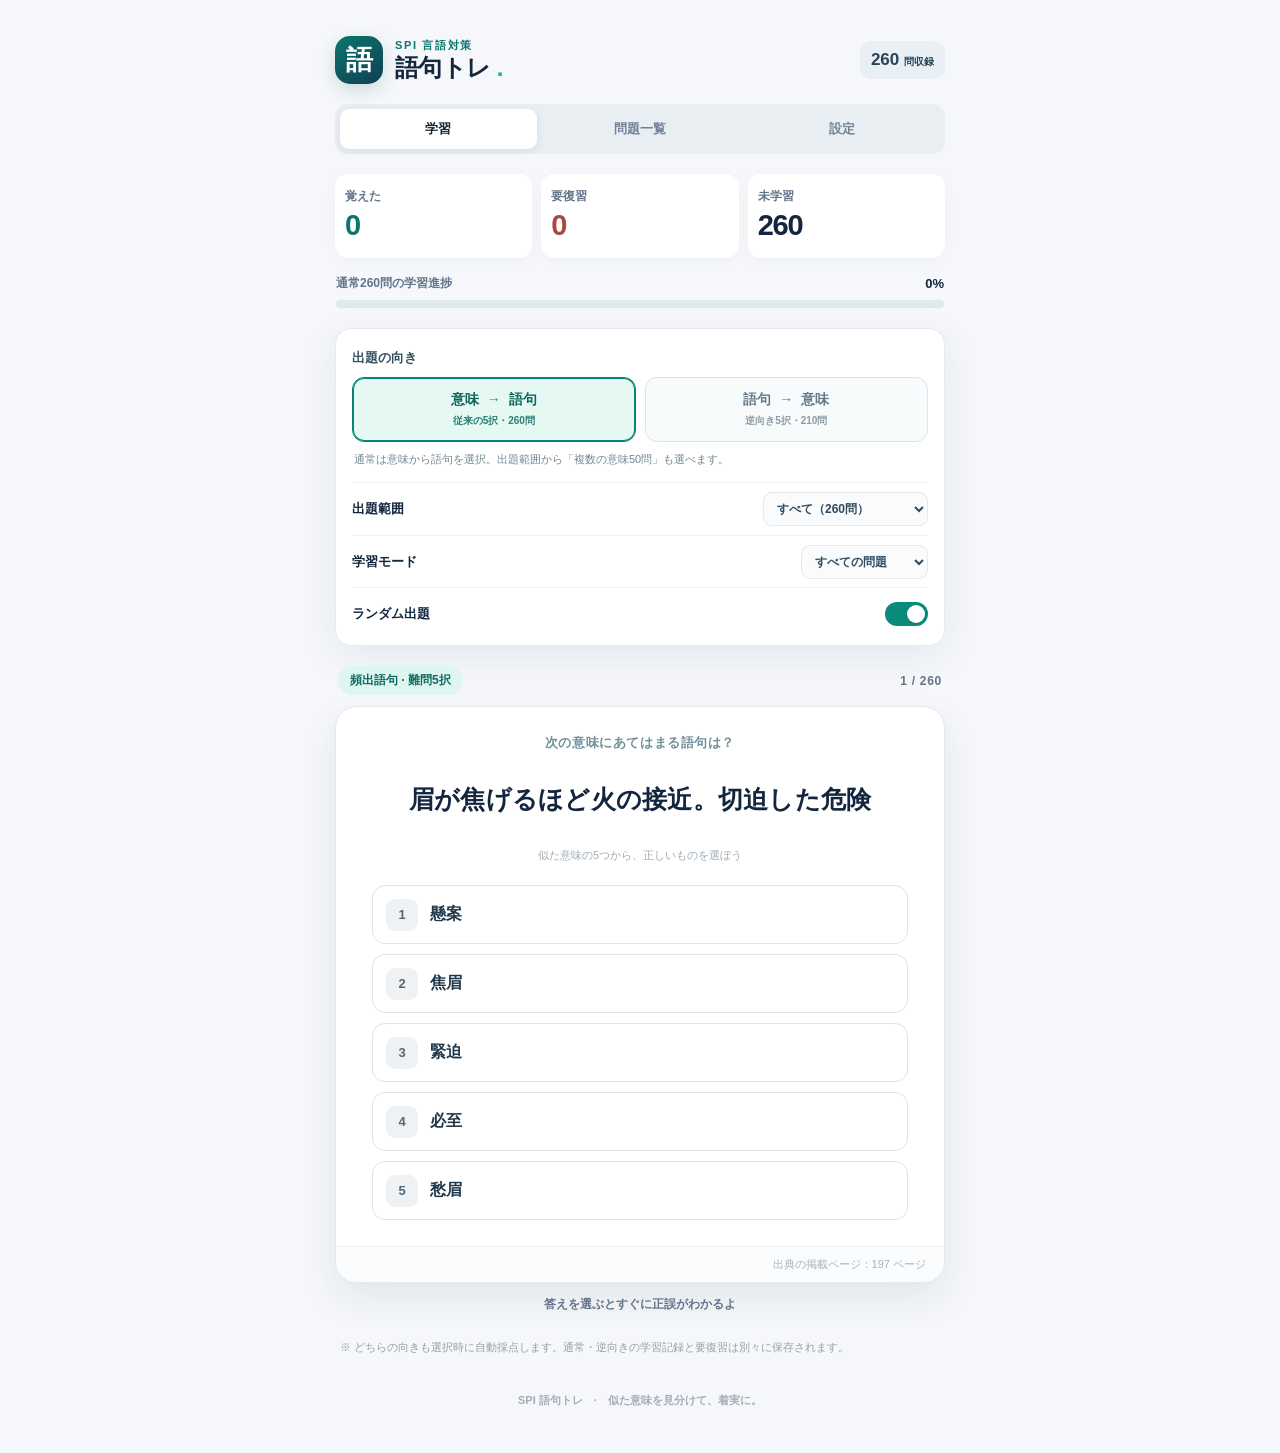
<file: index (2).html>
<!doctype html>
<html lang="ja">
<head>
  <meta charset="utf-8">
  <meta name="viewport" content="width=device-width,initial-scale=1,viewport-fit=cover">
  <meta name="theme-color" content="#102742">
  <meta name="description" content="SPI言語対策の難問5択260問。頻出語句210問は意味→語句・語句→意味を切り替え可能。複数の意味50問と復習にも対応。">
  <meta name="apple-mobile-web-app-capable" content="yes">
  <meta name="apple-mobile-web-app-status-bar-style" content="default">
  <meta name="apple-mobile-web-app-title" content="SPI語句トレ">
  <style>
:root{--ink:#13263e;--muted:#64748b;--primary:#0c766e;--primary-dark:#095e57;--light:#eef8f6;--border:#e4eaf0;--bg:#f5f7fa;--danger:#a94741;--card:#fff;--shadow:0 10px 38px rgba(20,49,75,.075)}
*{box-sizing:border-box}html{scroll-behavior:smooth}body{margin:0;background:var(--bg);font-family:-apple-system,BlinkMacSystemFont,"Hiragino Kaku Gothic ProN","Yu Gothic",Meiryo,sans-serif;color:var(--ink);-webkit-font-smoothing:antialiased}button,input,select{font:inherit}button{cursor:pointer}button:focus-visible,input:focus-visible,select:focus-visible{outline:3px solid #48b8aa;outline-offset:3px}button:disabled{cursor:not-allowed;opacity:.5}button:active{transform:translateY(1px)}[hidden]{display:none!important}.app{max-width:660px;padding:0 20px;margin:0 auto;padding-bottom:calc(45px + env(safe-area-inset-bottom))}.site-head{display:flex;align-items:center;gap:12px;padding:26px 0 20px}.brand-logo{width:48px;height:48px;border-radius:15px;background:linear-gradient(145deg,#0c766e,#103e53);color:#fff;display:grid;place-items:center;font-size:27px;font-weight:800;box-shadow:0 6px 17px rgba(7,92,87,.17)}.brand-body{flex:1;min-width:0}.eyebrow{display:block;color:var(--primary);font-size:11px;letter-spacing:.15em;font-weight:800}.brand-body h1{font-size:24px;letter-spacing:-.025em;margin:1px 0 0;line-height:1.15}.title-dot{color:#27a89d}.head-count{font-size:17px;font-weight:900;font-variant-numeric:tabular-nums;color:#274459;background:#e9eff4;border-radius:11px;padding:9px 11px}.head-count small{font-size:10px;font-weight:700}.top-nav{display:flex;gap:5px;background:#e9eef3;border-radius:13px;padding:5px;margin-bottom:20px}.nav-button{flex:1;padding:11px 5px;border:0;border-radius:9px;background:transparent;font-size:13px;color:#718196;font-weight:800;white-space:nowrap}.nav-button.selected{background:#fff;color:var(--ink);box-shadow:0 2px 8px rgba(22,43,66,.08)}.stats-grid{display:grid;grid-template-columns:repeat(3,1fr);gap:9px}.stat{background:#fff;border-radius:13px;padding:14px 10px 12px;box-shadow:0 3px 14px rgba(20,49,75,.03)}.stat span{display:block;color:var(--muted);font-size:12px;font-weight:700}.stat strong{font-size:29px;line-height:1.4;font-weight:850;font-variant-numeric:tabular-nums;letter-spacing:-.04em}.stat:nth-child(1) strong{color:var(--primary)}.stat:nth-child(2) strong{color:var(--danger)}.progress-box{margin:17px 1px 20px}.progress-label{display:flex;justify-content:space-between;align-items:center;font-size:12px;color:var(--muted);font-weight:700;margin-bottom:8px}.progress-label b{font-size:13px;color:var(--ink)}.progress-track{height:8px;border-radius:99px;background:#e0e9ed;overflow:hidden}.progress-fill{height:100%;width:0%;background:linear-gradient(90deg,#138778,#40bdae);border-radius:inherit;transition:width .25s ease}.control-panel{background:#fff;border:1px solid var(--border);border-radius:16px;padding:6px 16px;margin:15px 0 20px;box-shadow:var(--shadow)}.control-row,.switch-row{display:flex;align-items:center;justify-content:space-between;gap:12px;min-height:52px}.control-row+.control-row,.switch-row{border-top:1px solid #edf1f5}.control-row label,.switch-row>span:first-child{font-size:13px;font-weight:750;white-space:nowrap}.control-row select{min-width:0;max-width:65%;border:1px solid #e3e9ed;border-radius:9px;background:#f9fbfc;color:#314b60;padding:8px 24px 8px 9px;font-size:12px;font-weight:600}.switch-row{position:relative;cursor:pointer}.switch-row input{position:absolute;opacity:0;width:1px;height:1px;right:30px}.switch-ui{height:24px;width:43px;border-radius:999px;background:#b7c5cf;position:relative;transition:background .2s}.switch-ui::after{content:"";width:18px;height:18px;position:absolute;top:3px;left:3px;border-radius:50%;background:#fff;box-shadow:0 1px 3px #0002;transition:transform .2s}.switch-row input:checked+.switch-ui{background:#0c8b7d}.switch-row input:checked+.switch-ui::after{transform:translateX(19px)}.switch-row input:focus-visible+.switch-ui{outline:3px solid #48b8aa;outline-offset:3px}.card-topline{display:flex;align-items:center;justify-content:space-between;margin:0 3px 11px}.quiz-chip{font-size:12px;font-weight:800;background:#def5f0;color:#0d6b60;padding:6px 12px;border-radius:99px}.quiz-chip.multiple{background:#e8e9ff;color:#4547a4}.quiz-progress{font-size:12px;letter-spacing:.06em;color:var(--muted);font-weight:750;font-variant-numeric:tabular-nums}.question-card{border-radius:22px;background:#fff;border:1px solid #e1e9ee;box-shadow:0 16px 35px rgba(31,58,77,.085);min-height:305px;display:flex;flex-direction:column;justify-content:space-between;overflow:hidden}.card-inner{padding:34px 27px 25px}.question-label{color:#72909b;text-align:center;font-size:13px;font-weight:800;letter-spacing:.045em}.question-text{text-align:center;font-size:clamp(19px,5.3vw,25px);font-weight:800;line-height:1.65;letter-spacing:.01em;min-height:112px;margin:23px 0 9px;display:flex;align-items:center;justify-content:center;overflow-wrap:anywhere}.prompt-hint{text-align:center;color:#9dabb6;font-size:11px;margin-top:16px}.page-note{text-align:right;font-size:11px;color:#a7b3bc;background:#fbfcfd;padding:10px 18px;border-top:1px solid #f0f3f6}.answer-section{animation:slidein .22s ease}.answer-divider{height:1px;background:repeating-linear-gradient(90deg,#d5e0e7 0 6px,transparent 6px 13px);margin:28px 0 22px}.answer-eyebrow{display:block;font-size:11px;text-align:center;font-weight:850;letter-spacing:.11em;color:#0f8173}.answer-word{text-align:center;font-size:clamp(26px,7vw,34px);font-weight:900;line-height:1.55;color:#096e66;margin:8px 0}.answer-extra{color:#5c7584;font-size:13px;line-height:1.75;text-align:center;margin:9px 0 7px}.card-actions{margin-top:15px}.primary-btn,.secondary-btn,.success-btn{border:0;border-radius:13px;padding:17px 17px;font-weight:850;font-size:15px;min-height:56px}.primary-btn{width:100%;background:linear-gradient(120deg,#0b7b70,#095f66);color:#fff;box-shadow:0 8px 18px rgba(7,96,100,.15)}.primary-btn span{margin-left:7px}.grade-actions{display:grid;grid-template-columns:1fr 1fr;gap:10px}.secondary-btn{color:#8b4a44;background:#fff0ee;border:1px solid #f0ccc7}.success-btn{color:#fff;background:#128a7c}.session-status{text-align:center;min-height:26px;margin-top:12px;font-size:12px;font-weight:700;color:var(--muted)}.footer-note{font-size:11px;line-height:1.8;color:#93a0aa;margin:16px 5px}.empty-card{background:#fff;padding:30px 24px;border-radius:19px;text-align:center;box-shadow:var(--shadow)}.empty-icon{font-size:32px;color:#1c9d8e}.empty-card h2{font-size:19px;margin:11px 0}.empty-card p{font-size:13px;color:var(--muted);line-height:1.7;margin-bottom:22px}.section-heading h2{font-size:23px;letter-spacing:-.04em;margin:9px 0 5px}.section-heading p{font-size:13px;color:var(--muted);line-height:1.6;margin:0 0 19px}.search-wrap{height:48px;display:flex;align-items:center;gap:9px;border:1px solid var(--border);border-radius:13px;background:#fff;padding:0 14px}.search-wrap span{font-size:28px;color:#8da0ad}.search-wrap input{width:100%;border:0;background:transparent;outline:0!important;font-size:15px;color:var(--ink)}.list-filter{display:flex;flex-wrap:wrap;gap:7px;margin:15px 0}.pill{border:1px solid #dbe4eb;border-radius:99px;background:#fff;color:#6a7a88;padding:8px 12px;font-size:12px;font-weight:750}.pill.active{border-color:#0d8176;background:#e2f6f0;color:#08746a}.list-count{font-size:12px;font-weight:700;color:#7a8b9b;margin-bottom:11px}.question-list{display:flex;flex-direction:column;gap:8px}.list-item{width:100%;background:#fff;border:1px solid #e5ebf0;border-radius:13px;padding:14px 14px;display:flex;text-align:left;align-items:center;gap:11px}.list-item-main{min-width:0;flex:1}.list-item-title{font-weight:800;font-size:14px;margin-bottom:4px;overflow-wrap:anywhere}.list-item-sub{font-size:11px;color:#748898;line-height:1.6;overflow-wrap:anywhere}.list-item-status{font-size:10px;font-weight:900;padding:5px 7px;border-radius:7px;white-space:nowrap;background:#eef1f5;color:#8b98a7}.list-item-status.good{color:#117b6d;background:#e4f7f1}.list-item-status.wrong{color:#a54b42;background:#ffebe9}.guide-card{background:#fff;border-radius:14px;padding:19px 20px;margin-bottom:13px;border:1px solid var(--border)}.guide-card h3{font-size:16px;margin:0 0 10px}.guide-card p,.guide-card li{font-size:13px;color:#52677a;line-height:1.9}.guide-card p{margin:8px 0}.guide-card ol{margin:0;padding-left:23px}.guide-card .subtle{font-size:11px;color:#8a9ba8}.outline-danger{background:#fff;border:1px solid #ce857e;border-radius:9px;color:#a44640;padding:11px 13px;font-size:12px;font-weight:850}.site-footer{margin-top:35px;text-align:center;color:#a2adba;font-weight:700;font-size:11px}.site-footer span{margin:0 8px}.list-empty{font-size:13px;color:var(--muted);text-align:center;padding:35px 10px;border-radius:12px;background:#fff}@keyframes slidein{from{opacity:0;transform:translateY(7px)}to{opacity:1;transform:translateY(0)}}@media(min-width:630px){.app{padding-left:25px;padding-right:25px}.site-head{padding-top:36px}.question-card{min-height:340px}.card-inner{padding:45px 36px 35px}}@media(max-width:360px){.app{padding-left:13px;padding-right:13px}.control-panel{padding-left:12px;padding-right:12px}.card-inner{padding:29px 19px 22px}.control-row select{max-width:63%;font-size:11px}.stat strong{font-size:26px}}@media(prefers-reduced-motion:reduce){*,*::before,*::after{animation:none!important;transition:none!important}}

  .choice-list{display:grid;gap:10px;margin:22px 0 0}.choice-btn{width:100%;display:flex;align-items:center;gap:12px;min-height:59px;text-align:left;border-radius:13px;border:1.5px solid #dae5ea;background:#fff;color:#21384b;padding:11px 13px;font-size:clamp(13px,3.8vw,16px);line-height:1.55;font-weight:750;transition:background .16s,border-color .16s;overflow-wrap:anywhere}.choice-btn:not(:disabled):hover{border-color:#0c8b7d;background:#f0faf8}.choice-btn:disabled{opacity:1;cursor:default}.choice-index{display:grid;place-items:center;flex:none;width:32px;height:32px;border-radius:9px;background:#eef2f5;color:#536777;font-size:13px;font-weight:900}.choice-text{flex:1;min-width:0}.choice-btn.correct{border:2px solid #0a8b71;background:#e4f8ef;color:#08644f}.choice-btn.correct .choice-index{color:#fff;background:#0b9176}.choice-btn.incorrect{border:2px solid #d25753;background:#fff0ef;color:#a43f3b}.choice-btn.incorrect .choice-index{color:#fff;background:#c34e48}.choice-btn.faded{color:#8a9aa4;background:#f7f9fa;border-color:#e5edf0}.choice-result{flex:none;font-size:18px;font-weight:900}.choice-list+.answer-section .answer-divider{margin-top:25px}.session-status.correct{color:#087458}.session-status.incorrect{color:#aa4640}.question-card{min-height:0}.question-text{display:block;min-height:74px;margin:16px 0 6px;padding-top:11px}.card-inner{padding-top:27px;padding-bottom:26px}.prompt-hint{margin-top:3px}.card-actions{margin-top:13px}@media(max-width:360px){.choice-btn{padding:9px;gap:9px}.choice-index{height:28px;width:28px}}

/* ひっかけ5択：答え合わせでは類似した誤答の意味も確認 */
.other-meanings{margin:20px -5px 2px;background:#f5faf9;border:1px solid #ddeeea;border-radius:12px;padding:14px 15px;text-align:left}
.other-meanings-title{font-size:12px;color:#0c7165;font-weight:850;margin:0 0 8px;letter-spacing:.02em}
.other-meanings-list{font-size:12px;color:#485e6c;line-height:1.65;list-style:none;margin:0;padding:0}
.other-meanings-list li{padding:8px 0;border-top:1px solid #e2efeb}
.other-meanings-list strong{color:#193f48;font-weight:850}
.other-meanings-list span{overflow-wrap:anywhere}
.comparison-tip{font-size:12px;line-height:1.8;color:#275e59;background:#ebf7f3;border-left:3px solid #0d8679;border-radius:9px;padding:12px 13px;margin:13px 0 0;text-align:left}
/* 双方向5択切り替え */
.direction-selector{padding:14px 0 13px;border-bottom:1px solid #edf1f5}
.direction-heading{display:flex;justify-content:space-between;align-items:center;color:#344f5e;font-size:13px;font-weight:850;margin:0 0 10px}
.direction-buttons{display:grid;grid-template-columns:repeat(2,minmax(0,1fr));gap:9px}
.direction-btn{min-width:0;min-height:65px;border:1.5px solid #dbe5e8;background:#f8fbfc;border-radius:12px;color:#64798a;padding:10px 7px;text-align:center;font-weight:850;font-size:14px;line-height:1.35}
.direction-btn span{color:#26978d;padding:0 4px}
.direction-btn small{display:block;font-size:10px;margin-top:5px;font-weight:700;color:#8c9ba5}
.direction-btn.selected{border-color:#088477;background:#e6f8f2;color:#08665f;box-shadow:inset 0 0 0 1px #088477}
.direction-btn.selected small{color:#287f73}
.direction-note{font-size:11px;line-height:1.6;margin:9px 2px 1px;color:#728792}
.control-row select:disabled{background:#edf3f3;color:#8a9ea3;opacity:1}
@media(max-width:360px){.direction-btn{font-size:13px;padding:8px 3px}}
</style>
  <title>SPI 語句トレ | ひっかけ5択・逆向き210問</title>
</head>
<body>
  <div class="app">
    <header class="site-head">
      <div class="brand-logo" aria-hidden="true">語</div>
      <div class="brand-body"><span class="eyebrow">SPI 言語対策</span><h1>語句トレ <span class="title-dot">.</span></h1></div>
      <span class="head-count">260 <small>問収録</small></span>
    </header>

    <nav class="top-nav" aria-label="画面切り替え">
      <button class="nav-button selected" data-view="study" type="button" aria-current="page">学習</button>
      <button class="nav-button" data-view="list" type="button">問題一覧</button>
      <button class="nav-button" data-view="settings" type="button">設定</button>
    </nav>

    <main>
      <section class="panel-view" id="studyView">
        <div class="stats-grid" aria-label="学習状況">
          <div class="stat"><span>覚えた</span><strong id="goodCount">0</strong></div>
          <div class="stat"><span>要復習</span><strong id="badCount">0</strong></div>
          <div class="stat"><span>未学習</span><strong id="newCount">260</strong></div>
        </div>
        <div class="progress-box"><div class="progress-label"><span id="progressTitle">通常モードの学習進捗</span><b id="progressPercent">0%</b></div><div class="progress-track"><div id="progressFill" class="progress-fill"></div></div></div>

        <section class="control-panel" aria-label="出題設定">
          <div class="direction-selector">
            <p class="direction-heading">出題の向き</p>
            <div class="direction-buttons" role="group" aria-label="出題の向き">
              <button class="direction-btn selected" data-direction="forward" type="button" aria-pressed="true">意味 <span>→</span> 語句<small>従来の5択・260問</small></button>
              <button class="direction-btn" data-direction="reverse" type="button" aria-pressed="false">語句 <span>→</span> 意味<small>逆向き5択・210問</small></button>
            </div>
            <p class="direction-note" id="directionNote">頻出語句は意味から語句を選択。複数の意味50問も出題できます。</p>
          </div>
          <div class="control-row"><label for="categorySelect">出題範囲</label><select id="categorySelect">
            <option value="all">すべて（260問）</option><option value="vocab">頻出語句（210問）</option><option value="multiple">複数の意味（50問）</option>
          </select></div>
          <div class="control-row"><label for="scopeSelect">学習モード</label><select id="scopeSelect">
            <option value="all">すべての問題</option><option value="new">未学習だけ</option><option value="wrong">要復習だけ</option>
          </select></div>
          <label class="switch-row"><span>ランダム出題</span><input id="shuffleToggle" type="checkbox" checked role="switch"><span class="switch-ui" aria-hidden="true"></span></label>
        </section>

        <section class="study-area" aria-label="出題カード" id="studyArea">
          <div class="card-topline"><span class="quiz-chip" id="quizKind">頻出語句</span><span class="quiz-progress" id="quizPosition">1 / 260</span></div>
          <div class="question-card" id="questionCard">
            <div class="card-inner" id="cardInner">
              <div class="question-label" id="questionLabel">次の意味にあてはまる語句は？</div>
              <div class="question-text" id="questionText"></div>
              <div class="prompt-hint" id="hintText">5つの選択肢から1つ選ぼう</div>
              <div class="choice-list" id="choiceList" role="group" aria-label="5択の選択肢"></div>
              <div id="answerSection" class="answer-section" hidden>
                <div class="answer-divider"></div>
                <span class="answer-eyebrow" id="answerEyebrow">正解</span>
                <div class="answer-word" id="answerWord"></div>
                <p class="answer-extra" id="answerExtra"></p><p class="comparison-tip" id="comparisonTip" hidden></p><div id="otherMeanings" class="other-meanings"></div>
              </div>
            </div>
            <div class="page-note" id="pageNote"></div>
          </div>
          <div id="cardActions" class="card-actions">
            <button class="primary-btn" id="nextBtn" type="button" hidden>次の問題へ <span aria-hidden="true">→</span></button>
          </div>
          <div class="session-status" id="sessionStatus" aria-live="polite"></div>
        </section>
        <section class="empty-card" id="emptyCard" hidden>
          <div class="empty-icon">✦</div><h2 id="emptyTitle">この範囲は終了！</h2><p id="emptyMessage">出題する問題がありません。</p>
          <button class="primary-btn" id="restartBtn" type="button">最初からもう一周</button>
        </section>
        <p class="footer-note">※ どちらの向きも選択時に自動採点します。通常・逆向きの学習記録と要復習は別々に保存されます。</p>
      </section>

      <section class="panel-view" id="listView" hidden>
        <div class="section-heading"><h2>問題一覧</h2><p>単語・意味で検索。問題をタップすると、その問題から学習できます。</p></div>
        <label class="search-wrap"><span aria-hidden="true">⌕</span><input type="search" id="searchInput" placeholder="例：蹂躙、間に合わせる、味" autocomplete="off"></label>
        <div class="list-filter" role="group" aria-label="問題の種類">
          <button data-listfilter="all" class="pill active" type="button">全部</button>
          <button data-listfilter="vocab" class="pill" type="button">頻出語句</button>
          <button data-listfilter="multiple" class="pill" type="button">複数の意味</button>
          <button data-listfilter="wrong" class="pill" type="button">要復習</button>
        </div>
        <div class="list-count" id="listCount"></div>
        <div class="question-list" id="questionList"></div>
      </section>

      <section class="panel-view" id="settingsView" hidden>
        <div class="section-heading"><h2>設定・使い方</h2><p>意味や使い方が似た誤答に注意しながら、5択で繰り返し覚えよう。</p></div>
        <div class="guide-card"><h3>使い方</h3><ol><li>「意味→語句」または「語句→意味」を選ぶ（逆向きは頻出語句210問のみ）</li><li>まぎらわしい5つの選択肢から1つ選ぶ</li><li>すぐに正誤と、他の4つが何を意味するかを確認できる</li><li>「次の問題へ」で進み、「要復習だけ」で間違えた問題をやり直す</li></ol><p class="subtle">通常・逆向きはそれぞれ独立した学習記録です。従来の記録は通常モードで引き続き利用できます。</p></div>
        <div class="guide-card"><h3>iPhoneのホーム画面に追加</h3><p>アプリをGitHub Pagesなどで公開し、SafariでそのURLを開きます。共有ボタン →「ホーム画面に追加」を選ぶと、アプリのように起動できます。</p><p class="subtle">公開せずHTMLファイルを開いて使うこともできますが、ホーム画面追加・オフライン保存は公開URLからの利用を推奨します。</p></div>
        <div class="guide-card"><h3>収録データ</h3><p>頻出語句210問（意味→語句／語句→意味の両方向）と複数の意味50問（通常モード）を収録。逆向きの誤答は、元のひっかけ5択で使っている紛らわしい単語4つの意味から作成しています。誤答の意味と対応する語句も解説します。</p><p class="subtle">写真の192〜197、206〜207ページを参考に作成。語釈は学習用に整理しており、表現が近い選択肢では細かな意味の違いに注目してください。</p></div>
        <div class="guide-card dangerous"><h3>学習記録のリセット</h3><p>「覚えた」「要復習」などの全記録を削除します。問題データは残ります。</p><button id="resetBtn" type="button" class="outline-danger">学習記録を削除</button></div>
      </section>
    </main>
    <footer class="site-footer">SPI 語句トレ <span>·</span> 似た意味を見分けて、着実に。</footer>
  </div>
  <script>
/* 写真の192〜197・206〜207ページをもとに作成した問題データ */
window.SPI_QUESTIONS = [
{
"id": "v001",
"kind": "vocab",
"page": 192,
"word": "照準",
"meaning": "ねらいを定めること"
},
{
"id": "v002",
"kind": "vocab",
"page": 192,
"word": "蹂躙",
"meaning": "踏みにじったり侵害したりすること"
},
{
"id": "v003",
"kind": "vocab",
"page": 192,
"word": "苦笑",
"meaning": "怒りや不快感を持ちながら、しかたなく笑うこと"
},
{
"id": "v004",
"kind": "vocab",
"page": 192,
"word": "悠長",
"meaning": "急を要するのに、急ごうとしない様子"
},
{
"id": "v005",
"kind": "vocab",
"page": 192,
"word": "強記",
"meaning": "記憶力が優れていること"
},
{
"id": "v006",
"kind": "vocab",
"page": 192,
"word": "領袖",
"meaning": "ある集団を率いる人物"
},
{
"id": "v007",
"kind": "vocab",
"page": 192,
"word": "垂涎",
"meaning": "ある物をしきりに欲しがること"
},
{
"id": "v008",
"kind": "vocab",
"page": 192,
"word": "刮目",
"meaning": "目をこすってよく見ること"
},
{
"id": "v009",
"kind": "vocab",
"page": 192,
"word": "催事",
"meaning": "特別に行われる催し"
},
{
"id": "v010",
"kind": "vocab",
"page": 192,
"word": "気鋭",
"meaning": "意気込みが鋭いこと"
},
{
"id": "v011",
"kind": "vocab",
"page": 192,
"word": "流布",
"meaning": "世に広まること、広く知れ渡ること"
},
{
"id": "v012",
"kind": "vocab",
"page": 192,
"word": "驚嘆",
"meaning": "ひどく感心すること"
},
{
"id": "v013",
"kind": "vocab",
"page": 192,
"word": "心服",
"meaning": "心から尊敬して従うこと"
},
{
"id": "v014",
"kind": "vocab",
"page": 192,
"word": "敷衍",
"meaning": "言葉を加えて分かりやすく説明すること"
},
{
"id": "v015",
"kind": "vocab",
"page": 192,
"word": "進取",
"meaning": "自ら進んで新しいことをすること"
},
{
"id": "v016",
"kind": "vocab",
"page": 192,
"word": "卓見",
"meaning": "優れた意見"
},
{
"id": "v017",
"kind": "vocab",
"page": 192,
"word": "参画",
"meaning": "計画段階から参加すること"
},
{
"id": "v018",
"kind": "vocab",
"page": 192,
"word": "克明",
"meaning": "細かいところまで念を入れて手落ちのないこと"
},
{
"id": "v019",
"kind": "vocab",
"page": 192,
"word": "鎬",
"meaning": "「鎬を削る」で「激しく争う」"
},
{
"id": "v020",
"kind": "vocab",
"page": 192,
"word": "鳩首",
"meaning": "人々が集まって額を寄せ合い相談すること"
},
{
"id": "v021",
"kind": "vocab",
"page": 192,
"word": "木鐸",
"meaning": "世の人を教え導く人、指導者"
},
{
"id": "v022",
"kind": "vocab",
"page": 192,
"word": "陥穽",
"meaning": "人をおとしいれるはかりごと、落とし穴"
},
{
"id": "v023",
"kind": "vocab",
"page": 192,
"word": "義憤",
"meaning": "不正なことにいきどおること"
},
{
"id": "v024",
"kind": "vocab",
"page": 192,
"word": "謳歌",
"meaning": "恵まれた境遇を大いに楽しみ、表現すること"
},
{
"id": "v025",
"kind": "vocab",
"page": 192,
"word": "粉飾",
"meaning": "立派に見せようとしてうわべを飾ること"
},
{
"id": "v026",
"kind": "vocab",
"page": 192,
"word": "因習",
"meaning": "古くから伝えられている風習"
},
{
"id": "v027",
"kind": "vocab",
"page": 192,
"word": "大度",
"meaning": "度量が大きいこと"
},
{
"id": "v028",
"kind": "vocab",
"page": 192,
"word": "言下",
"meaning": "言い終わるか終わらない時、即座"
},
{
"id": "v029",
"kind": "vocab",
"page": 192,
"word": "居丈高",
"meaning": "人を威圧するような態度"
},
{
"id": "v030",
"kind": "vocab",
"page": 192,
"word": "踏襲",
"meaning": "それまでのやり方をそのまま引き継ぐこと"
},
{
"id": "v031",
"kind": "vocab",
"page": 193,
"word": "梗概",
"meaning": "あらすじ"
},
{
"id": "v032",
"kind": "vocab",
"page": 193,
"word": "瞠目",
"meaning": "驚いたり感心したりして目を見張ること"
},
{
"id": "v033",
"kind": "vocab",
"page": 193,
"word": "保身",
"meaning": "自分の地位や名声などの安全をはかること"
},
{
"id": "v034",
"kind": "vocab",
"page": 193,
"word": "跳梁",
"meaning": "勝手にはねまわること、悪事がのさばること"
},
{
"id": "v035",
"kind": "vocab",
"page": 193,
"word": "履行",
"meaning": "約束されたことなどを実際に行うこと"
},
{
"id": "v036",
"kind": "vocab",
"page": 193,
"word": "安閑",
"meaning": "安らかで静かなさま"
},
{
"id": "v037",
"kind": "vocab",
"page": 193,
"word": "私淑",
"meaning": "ひそかに尊敬し、師と仰ぐこと"
},
{
"id": "v038",
"kind": "vocab",
"page": 193,
"word": "高尚",
"meaning": "学問・言行などの程度が高く上品なこと"
},
{
"id": "v039",
"kind": "vocab",
"page": 193,
"word": "鼓舞",
"meaning": "励まして奮い立たせること"
},
{
"id": "v040",
"kind": "vocab",
"page": 193,
"word": "即妙",
"meaning": "気が利いていること"
},
{
"id": "v041",
"kind": "vocab",
"page": 193,
"word": "崇高",
"meaning": "気高く尊いさま"
},
{
"id": "v042",
"kind": "vocab",
"page": 193,
"word": "出仕",
"meaning": "役所などに勤めること、官職につくこと"
},
{
"id": "v043",
"kind": "vocab",
"page": 193,
"word": "射幸",
"meaning": "偶然の利益や成功を当てにすること"
},
{
"id": "v044",
"kind": "vocab",
"page": 193,
"word": "蔓延",
"meaning": "好ましくないことが広がること"
},
{
"id": "v045",
"kind": "vocab",
"page": 193,
"word": "落成",
"meaning": "工事が完了して建築物などができあがること"
},
{
"id": "v046",
"kind": "vocab",
"page": 193,
"word": "言外",
"meaning": "直接は言葉に出さない部分"
},
{
"id": "v047",
"kind": "vocab",
"page": 193,
"word": "膠着",
"meaning": "ある状態に固定して進展しないこと"
},
{
"id": "v048",
"kind": "vocab",
"page": 193,
"word": "言質",
"meaning": "後で証拠となる言葉"
},
{
"id": "v049",
"kind": "vocab",
"page": 193,
"word": "博覧",
"meaning": "広く一般の人が見ること"
},
{
"id": "v050",
"kind": "vocab",
"page": 193,
"word": "画策",
"meaning": "考えて実行すること、計画すること"
},
{
"id": "v051",
"kind": "vocab",
"page": 193,
"word": "慇懃",
"meaning": "礼儀正しいこと"
},
{
"id": "v052",
"kind": "vocab",
"page": 193,
"word": "果断",
"meaning": "ためらわずに思い切って行うさま"
},
{
"id": "v053",
"kind": "vocab",
"page": 193,
"word": "慧眼",
"meaning": "物事の本質を見抜く、優れた眼力"
},
{
"id": "v054",
"kind": "vocab",
"page": 193,
"word": "省察",
"meaning": "自身を反省して考えること"
},
{
"id": "v055",
"kind": "vocab",
"page": 193,
"word": "嘆息",
"meaning": "なげいて、ため息をつくこと"
},
{
"id": "v056",
"kind": "vocab",
"page": 193,
"word": "意匠",
"meaning": "工夫をめぐらすこと、デザイン上の工夫"
},
{
"id": "v057",
"kind": "vocab",
"page": 193,
"word": "迎合",
"meaning": "相手に調子を合わせること、こびを売ること"
},
{
"id": "v058",
"kind": "vocab",
"page": 193,
"word": "具備",
"meaning": "十分に備えていること"
},
{
"id": "v059",
"kind": "vocab",
"page": 193,
"word": "銘記",
"meaning": "心に刻み込むこと"
},
{
"id": "v060",
"kind": "vocab",
"page": 193,
"word": "断腸",
"meaning": "非常につらいこと"
},
{
"id": "v061",
"kind": "vocab",
"page": 193,
"word": "仮託",
"meaning": "他の物事を借りて言い表すこと、かこつけること"
},
{
"id": "v062",
"kind": "vocab",
"page": 193,
"word": "雄飛",
"meaning": "勢い盛んに活動すること"
},
{
"id": "v063",
"kind": "vocab",
"page": 193,
"word": "晦日",
"meaning": "月の最後の日"
},
{
"id": "v064",
"kind": "vocab",
"page": 193,
"word": "斟酌",
"meaning": "相手の事情や心情などをくみとること"
},
{
"id": "v065",
"kind": "vocab",
"page": 193,
"word": "忖度",
"meaning": "相手の心中をおしはかること"
},
{
"id": "v066",
"kind": "vocab",
"page": 193,
"word": "不埒",
"meaning": "道理にはずれていて、けしからぬこと"
},
{
"id": "v067",
"kind": "vocab",
"page": 194,
"word": "祈念",
"meaning": "心から願うこと、強く希望すること"
},
{
"id": "v068",
"kind": "vocab",
"page": 194,
"word": "拮抗",
"meaning": "力がほぼ等しくて優劣のないこと"
},
{
"id": "v069",
"kind": "vocab",
"page": 194,
"word": "先達",
"meaning": "先にその分野に進んで他を導く人"
},
{
"id": "v070",
"kind": "vocab",
"page": 194,
"word": "督励",
"meaning": "監督し励ますこと、指図して元気づけること"
},
{
"id": "v071",
"kind": "vocab",
"page": 194,
"word": "超然",
"meaning": "俗事にこだわらず、ゆうゆうとしているさま"
},
{
"id": "v072",
"kind": "vocab",
"page": 194,
"word": "杜撰",
"meaning": "いい加減、手抜き、おざなり"
},
{
"id": "v073",
"kind": "vocab",
"page": 194,
"word": "円熟",
"meaning": "十分に熟達して豊かな内容をもつこと"
},
{
"id": "v074",
"kind": "vocab",
"page": 194,
"word": "老成",
"meaning": "経験を積んで、円熟すること"
},
{
"id": "v075",
"kind": "vocab",
"page": 194,
"word": "詭弁",
"meaning": "道理に合わない弁論"
},
{
"id": "v076",
"kind": "vocab",
"page": 194,
"word": "至言",
"meaning": "的を射た言葉、本質を突いた言葉"
},
{
"id": "v077",
"kind": "vocab",
"page": 194,
"word": "適宜",
"meaning": "その場の状況に合っていること"
},
{
"id": "v078",
"kind": "vocab",
"page": 194,
"word": "僭越",
"meaning": "さしでがましいこと、出過ぎたこと"
},
{
"id": "v079",
"kind": "vocab",
"page": 194,
"word": "裁量",
"meaning": "自分の考えで判断、処理すること"
},
{
"id": "v080",
"kind": "vocab",
"page": 194,
"word": "気概",
"meaning": "困難に負けない強い気性・意志"
},
{
"id": "v081",
"kind": "vocab",
"page": 194,
"word": "笑殺",
"meaning": "問題にしないこと、一笑に付すこと"
},
{
"id": "v082",
"kind": "vocab",
"page": 194,
"word": "希有",
"meaning": "めったにないこと"
},
{
"id": "v083",
"kind": "vocab",
"page": 194,
"word": "陶冶",
"meaning": "性質や能力を円満に鍛え育てること"
},
{
"id": "v084",
"kind": "vocab",
"page": 194,
"word": "逡巡",
"meaning": "決断できずにぐずぐずすること"
},
{
"id": "v085",
"kind": "vocab",
"page": 194,
"word": "証左",
"meaning": "証拠、あかし"
},
{
"id": "v086",
"kind": "vocab",
"page": 194,
"word": "気丈",
"meaning": "気持ちがしっかりしていること"
},
{
"id": "v087",
"kind": "vocab",
"page": 194,
"word": "早晩",
"meaning": "いずれ、遅かれ早かれ、近い将来"
},
{
"id": "v088",
"kind": "vocab",
"page": 194,
"word": "幇間",
"meaning": "太鼓持ち。客の機嫌をとって場を盛り上げる職業"
},
{
"id": "v089",
"kind": "vocab",
"page": 194,
"word": "精通",
"meaning": "すみずみまで詳しく知っていること"
},
{
"id": "v090",
"kind": "vocab",
"page": 194,
"word": "姑息",
"meaning": "その場しのぎで間に合わせること"
},
{
"id": "v091",
"kind": "vocab",
"page": 194,
"word": "営々",
"meaning": "こつこつと励むさま、せっせと働く様子"
},
{
"id": "v092",
"kind": "vocab",
"page": 194,
"word": "恬淡",
"meaning": "欲がなくあっさりしているさま"
},
{
"id": "v093",
"kind": "vocab",
"page": 194,
"word": "閑達",
"meaning": "度量が広く小事にこだわらないさま"
},
{
"id": "v094",
"kind": "vocab",
"page": 194,
"word": "馴致",
"meaning": "なれさせること、なじませること"
},
{
"id": "v095",
"kind": "vocab",
"page": 194,
"word": "卓越",
"meaning": "他よりはるかに優れていること"
},
{
"id": "v096",
"kind": "vocab",
"page": 194,
"word": "涵養",
"meaning": "水がしみこむように徐々に教え養うこと"
},
{
"id": "v097",
"kind": "vocab",
"page": 194,
"word": "伝播",
"meaning": "伝わり広がっていくこと"
},
{
"id": "v098",
"kind": "vocab",
"page": 194,
"word": "煌煌",
"meaning": "光り輝くさま"
},
{
"id": "v099",
"kind": "vocab",
"page": 194,
"word": "秘匿",
"meaning": "秘密にして隠しておくこと"
},
{
"id": "v100",
"kind": "vocab",
"page": 194,
"word": "奢侈",
"meaning": "過度のぜいたく、身分不相応なぜいたく"
},
{
"id": "v101",
"kind": "vocab",
"page": 194,
"word": "杞憂",
"meaning": "無用の心配、取り越し苦労"
},
{
"id": "v102",
"kind": "vocab",
"page": 194,
"word": "法外",
"meaning": "並外れていて普通の程度をこえていること"
},
{
"id": "v103",
"kind": "vocab",
"page": 195,
"word": "滔滔",
"meaning": "次から次へとよどみなく話すさま"
},
{
"id": "v104",
"kind": "vocab",
"page": 195,
"word": "蜿蜒",
"meaning": "うねうねと長く続くさま"
},
{
"id": "v105",
"kind": "vocab",
"page": 195,
"word": "疎通",
"meaning": "意思や考えが支障なく相手に通じること"
},
{
"id": "v106",
"kind": "vocab",
"page": 195,
"word": "直言",
"meaning": "自分の考え、信念を遠慮せず言うこと"
},
{
"id": "v107",
"kind": "vocab",
"page": 195,
"word": "進言",
"meaning": "上位の者に意見を申し述べること"
},
{
"id": "v108",
"kind": "vocab",
"page": 195,
"word": "咀嚼",
"meaning": "内容をよく考えて十分に理解し味わうこと"
},
{
"id": "v109",
"kind": "vocab",
"page": 195,
"word": "歴然",
"meaning": "はっきりとして明白なさま"
},
{
"id": "v110",
"kind": "vocab",
"page": 195,
"word": "恭順",
"meaning": "つつしんで命令などに従うこと"
},
{
"id": "v111",
"kind": "vocab",
"page": 195,
"word": "大綱",
"meaning": "事柄の根本、おおもと。大づかみの内容"
},
{
"id": "v112",
"kind": "vocab",
"page": 195,
"word": "蹉跌",
"meaning": "物事がうまくいかず、しくじること、失敗"
},
{
"id": "v113",
"kind": "vocab",
"page": 195,
"word": "逓減",
"meaning": "だんだん少なくなること"
},
{
"id": "v114",
"kind": "vocab",
"page": 195,
"word": "閨秀",
"meaning": "学問や芸術などに優れた女性"
},
{
"id": "v115",
"kind": "vocab",
"page": 195,
"word": "意表",
"meaning": "まったく考えてもいないこと"
},
{
"id": "v116",
"kind": "vocab",
"page": 195,
"word": "軋轢",
"meaning": "仲が悪くなること"
},
{
"id": "v117",
"kind": "vocab",
"page": 195,
"word": "労",
"meaning": "苦労・努力・骨折り"
},
{
"id": "v118",
"kind": "vocab",
"page": 195,
"word": "典拠",
"meaning": "よりどころとなる文献、引用した資料"
},
{
"id": "v119",
"kind": "vocab",
"page": 195,
"word": "枢軸",
"meaning": "物事の中心となる重要な部分"
},
{
"id": "v120",
"kind": "vocab",
"page": 195,
"word": "泰斗",
"meaning": "その道で最も権威のある人"
},
{
"id": "v121",
"kind": "vocab",
"page": 195,
"word": "比肩",
"meaning": "同等のものとして並ぶこと、伍すること"
},
{
"id": "v122",
"kind": "vocab",
"page": 195,
"word": "傾注",
"meaning": "集中して取り組むこと"
},
{
"id": "v123",
"kind": "vocab",
"page": 195,
"word": "懸案",
"meaning": "問題となっていながら解決がつかない事柄"
},
{
"id": "v124",
"kind": "vocab",
"page": 195,
"word": "宥和",
"meaning": "対立する相手をゆるし、仲よくすること"
},
{
"id": "v125",
"kind": "vocab",
"page": 195,
"word": "遁走",
"meaning": "逃げ出すこと"
},
{
"id": "v126",
"kind": "vocab",
"page": 195,
"word": "虚心",
"meaning": "先入観を持たない、すなおな態度"
},
{
"id": "v127",
"kind": "vocab",
"page": 195,
"word": "中原",
"meaning": "天下の中央、中心の地"
},
{
"id": "v128",
"kind": "vocab",
"page": 195,
"word": "演繹",
"meaning": "一般論から、個別のものを推論・説明すること"
},
{
"id": "v129",
"kind": "vocab",
"page": 195,
"word": "知遇",
"meaning": "力を認められて厚く待遇されること"
},
{
"id": "v130",
"kind": "vocab",
"page": 195,
"word": "失笑",
"meaning": "思わず笑ってしまうこと"
},
{
"id": "v131",
"kind": "vocab",
"page": 195,
"word": "斯界",
"meaning": "この分野、この専門の方面"
},
{
"id": "v132",
"kind": "vocab",
"page": 195,
"word": "耽読",
"meaning": "夢中になって読むこと、読みふけること"
},
{
"id": "v133",
"kind": "vocab",
"page": 195,
"word": "着着",
"meaning": "物事が予定通り順調に進むさま"
},
{
"id": "v134",
"kind": "vocab",
"page": 195,
"word": "諸般",
"meaning": "さまざま、いろいろ"
},
{
"id": "v135",
"kind": "vocab",
"page": 195,
"word": "這般",
"meaning": "これら、この辺、このたび"
},
{
"id": "v136",
"kind": "vocab",
"page": 195,
"word": "佳境",
"meaning": "物事の面白くなったところ、興味深い場面"
},
{
"id": "v137",
"kind": "vocab",
"page": 195,
"word": "気脈",
"meaning": "連絡、気持ちのつながり"
},
{
"id": "v138",
"kind": "vocab",
"page": 195,
"word": "隠匿",
"meaning": "人に見つからないように隠すこと"
},
{
"id": "v139",
"kind": "vocab",
"page": 196,
"word": "増長",
"meaning": "だんだんいい気になってつけ上がること"
},
{
"id": "v140",
"kind": "vocab",
"page": 196,
"word": "咽喉",
"meaning": "のど。転じて、重要な通路"
},
{
"id": "v141",
"kind": "vocab",
"page": 196,
"word": "回顧",
"meaning": "過去を振り返ってみること"
},
{
"id": "v142",
"kind": "vocab",
"page": 196,
"word": "看過",
"meaning": "見逃すこと、見過ごすこと"
},
{
"id": "v143",
"kind": "vocab",
"page": 196,
"word": "看破",
"meaning": "真相などを見破ること、見抜くこと"
},
{
"id": "v144",
"kind": "vocab",
"page": 196,
"word": "打診",
"meaning": "相手の反応を見るために事前に伝えること"
},
{
"id": "v145",
"kind": "vocab",
"page": 196,
"word": "標榜",
"meaning": "主義・主張などを公然と表すこと"
},
{
"id": "v146",
"kind": "vocab",
"page": 196,
"word": "排斥",
"meaning": "好ましくないとして拒み退けること"
},
{
"id": "v147",
"kind": "vocab",
"page": 196,
"word": "峻別",
"meaning": "厳しく区別すること"
},
{
"id": "v148",
"kind": "vocab",
"page": 196,
"word": "吹聴",
"meaning": "言いふらすこと、言い広めること"
},
{
"id": "v149",
"kind": "vocab",
"page": 196,
"word": "寡聞",
"meaning": "見聞が狭くて知識をもたないこと"
},
{
"id": "v150",
"kind": "vocab",
"page": 196,
"word": "肝要",
"meaning": "非常に大切なこと"
},
{
"id": "v151",
"kind": "vocab",
"page": 196,
"word": "消長",
"meaning": "衰えたり栄えたりすること"
},
{
"id": "v152",
"kind": "vocab",
"page": 196,
"word": "遜色",
"meaning": "見劣りすること（『遜色ない』で見劣りしない）"
},
{
"id": "v153",
"kind": "vocab",
"page": 196,
"word": "卑近",
"meaning": "身近でありふれていること"
},
{
"id": "v154",
"kind": "vocab",
"page": 196,
"word": "腐心",
"meaning": "事を成し遂げようと心を痛め悩ますこと"
},
{
"id": "v155",
"kind": "vocab",
"page": 196,
"word": "内内",
"meaning": "こっそり、うちわ、内密"
},
{
"id": "v156",
"kind": "vocab",
"page": 196,
"word": "憐憫",
"meaning": "かわいそうに思うこと"
},
{
"id": "v157",
"kind": "vocab",
"page": 196,
"word": "造詣",
"meaning": "その分野についての深い知識や優れた技量"
},
{
"id": "v158",
"kind": "vocab",
"page": 196,
"word": "閉口",
"meaning": "手に負えなくて困ること"
},
{
"id": "v159",
"kind": "vocab",
"page": 196,
"word": "喧伝",
"meaning": "言いふらして広く知らせること"
},
{
"id": "v160",
"kind": "vocab",
"page": 196,
"word": "漸次",
"meaning": "だんだん、次第に"
},
{
"id": "v161",
"kind": "vocab",
"page": 196,
"word": "漸進",
"meaning": "だんだん、少しずつ進むこと"
},
{
"id": "v162",
"kind": "vocab",
"page": 196,
"word": "招致",
"meaning": "招き寄せること"
},
{
"id": "v163",
"kind": "vocab",
"page": 196,
"word": "委細",
"meaning": "こまかく詳しいこと、物事の詳しい事情"
},
{
"id": "v164",
"kind": "vocab",
"page": 196,
"word": "英気",
"meaning": "何かをしようとする元気、優れた才気"
},
{
"id": "v165",
"kind": "vocab",
"page": 196,
"word": "市井",
"meaning": "人家が集まっている所、ちまた"
},
{
"id": "v166",
"kind": "vocab",
"page": 196,
"word": "披瀝",
"meaning": "気持ちなどを隠さずすべて打ち明けること"
},
{
"id": "v167",
"kind": "vocab",
"page": 196,
"word": "露呈",
"meaning": "隠れていた事実、真相が表に出ること"
},
{
"id": "v168",
"kind": "vocab",
"page": 196,
"word": "謬見",
"meaning": "誤った意見、考え"
},
{
"id": "v169",
"kind": "vocab",
"page": 196,
"word": "出色",
"meaning": "他より目立って優れていること"
},
{
"id": "v170",
"kind": "vocab",
"page": 196,
"word": "異彩",
"meaning": "普通とは異なっていて目立つ様子"
},
{
"id": "v171",
"kind": "vocab",
"page": 196,
"word": "折衷",
"meaning": "それぞれのよいところをとって一つに合わせること"
},
{
"id": "v172",
"kind": "vocab",
"page": 196,
"word": "折半",
"meaning": "二等分すること、半分に分けること"
},
{
"id": "v173",
"kind": "vocab",
"page": 196,
"word": "度外視",
"meaning": "まったく問題にしないこと、無視すること"
},
{
"id": "v174",
"kind": "vocab",
"page": 196,
"word": "辟易",
"meaning": "うんざりして嫌になること"
},
{
"id": "v175",
"kind": "vocab",
"page": 197,
"word": "予見",
"meaning": "前もって見通すこと"
},
{
"id": "v176",
"kind": "vocab",
"page": 197,
"word": "畏敬",
"meaning": "かしこまりうやまうこと"
},
{
"id": "v177",
"kind": "vocab",
"page": 197,
"word": "研鑽",
"meaning": "学問などを深く究めること"
},
{
"id": "v178",
"kind": "vocab",
"page": 197,
"word": "必至",
"meaning": "そうなることが避けられないこと"
},
{
"id": "v179",
"kind": "vocab",
"page": 197,
"word": "逆鱗",
"meaning": "目上の人の怒り"
},
{
"id": "v180",
"kind": "vocab",
"page": 197,
"word": "緊迫",
"meaning": "きびしくさしせまること"
},
{
"id": "v181",
"kind": "vocab",
"page": 197,
"word": "僥倖",
"meaning": "思いがけない幸運、偶然に得る幸い"
},
{
"id": "v182",
"kind": "vocab",
"page": 197,
"word": "険路",
"meaning": "狭くて困難な道、進行の妨げとなるもの"
},
{
"id": "v183",
"kind": "vocab",
"page": 197,
"word": "愁眉",
"meaning": "心配そうな顔、憂いを含んだまゆ"
},
{
"id": "v184",
"kind": "vocab",
"page": 197,
"word": "焦眉",
"meaning": "眉が焦げるほど火の接近。切迫した危険"
},
{
"id": "v185",
"kind": "vocab",
"page": 197,
"word": "一瞥",
"meaning": "ちらっと見ること"
},
{
"id": "v186",
"kind": "vocab",
"page": 197,
"word": "薫陶",
"meaning": "人徳で人を感化してよい方に導くこと"
},
{
"id": "v187",
"kind": "vocab",
"page": 197,
"word": "随意",
"meaning": "制限を受けず自分の思うままであること"
},
{
"id": "v188",
"kind": "vocab",
"page": 197,
"word": "恣意",
"meaning": "自分の思うまま、自分勝手な考え"
},
{
"id": "v189",
"kind": "vocab",
"page": 197,
"word": "桎梏",
"meaning": "手かせ足かせ、自由を束縛するもの"
},
{
"id": "v190",
"kind": "vocab",
"page": 197,
"word": "洒脱",
"meaning": "気取りがなくさっぱりと洗練されているさま"
},
{
"id": "v191",
"kind": "vocab",
"page": 197,
"word": "収斂",
"meaning": "同質、同等にまとまること、縮むこと"
},
{
"id": "v192",
"kind": "vocab",
"page": 197,
"word": "浚渫",
"meaning": "海底・河床などの土砂を掘削すること"
},
{
"id": "v193",
"kind": "vocab",
"page": 197,
"word": "子細",
"meaning": "物事の詳しい事情"
},
{
"id": "v194",
"kind": "vocab",
"page": 197,
"word": "粗忽",
"meaning": "軽はずみでそそっかしいこと"
},
{
"id": "v195",
"kind": "vocab",
"page": 197,
"word": "齟齬",
"meaning": "事柄がくいちがって合わないこと"
},
{
"id": "v196",
"kind": "vocab",
"page": 197,
"word": "詮議",
"meaning": "話し合って物事を明らかにすること"
},
{
"id": "v197",
"kind": "vocab",
"page": 197,
"word": "糊塗",
"meaning": "一時しのぎにごまかして取り繕うこと"
},
{
"id": "v198",
"kind": "vocab",
"page": 197,
"word": "奉職",
"meaning": "公の職務につくこと"
},
{
"id": "v199",
"kind": "vocab",
"page": 197,
"word": "懐柔",
"meaning": "うまく手なずけてこちらに従わせること"
},
{
"id": "v200",
"kind": "vocab",
"page": 197,
"word": "籠絡",
"meaning": "まるめこんで思い通りにあやつること"
},
{
"id": "v201",
"kind": "vocab",
"page": 197,
"word": "重畳",
"meaning": "よいことが重なること、大変喜ばしいこと"
},
{
"id": "v202",
"kind": "vocab",
"page": 197,
"word": "端緒",
"meaning": "いとぐち、手がかり"
},
{
"id": "v203",
"kind": "vocab",
"page": 197,
"word": "依拠",
"meaning": "よりどころとすること"
},
{
"id": "v204",
"kind": "vocab",
"page": 197,
"word": "頓挫",
"meaning": "進行が急にくじけること"
},
{
"id": "v205",
"kind": "vocab",
"page": 197,
"word": "獰悪",
"meaning": "性質や姿が凶悪で荒々しいこと"
},
{
"id": "v206",
"kind": "vocab",
"page": 197,
"word": "角",
"meaning": "言動・性格が円満でないこと"
},
{
"id": "v207",
"kind": "vocab",
"page": 197,
"word": "識見",
"meaning": "物事を正しく判断する力"
},
{
"id": "v208",
"kind": "vocab",
"page": 197,
"word": "溜飲",
"meaning": "胸のつかえ（『溜飲を下げる』で気を晴らす）"
},
{
"id": "v209",
"kind": "vocab",
"page": 197,
"word": "符合",
"meaning": "二つ以上の事柄がぴったりと一致すること"
},
{
"id": "v210",
"kind": "vocab",
"page": 197,
"word": "猜疑",
"meaning": "何か裏があるのではないかと疑うこと"
},
{
"id": "m001",
"kind": "multiple",
"page": 206,
"question": "勝利の味",
"answer": "味をしめる",
"meaning": "体験して知った感じ・うまみ"
},
{
"id": "m002",
"kind": "multiple",
"page": 206,
"question": "足の便がよい",
"answer": "ストで足がうばわれる",
"meaning": "交通機関。移動に使うもの"
},
{
"id": "m003",
"kind": "multiple",
"page": 206,
"question": "料理の腕が上がる",
"answer": "腕に覚えがある",
"meaning": "物事をする能力・技量"
},
{
"id": "m004",
"kind": "multiple",
"page": 206,
"question": "手を貸す",
"answer": "手がかかる",
"meaning": "力・手間"
},
{
"id": "m005",
"kind": "multiple",
"page": 206,
"question": "顔に泥を塗る",
"answer": "会社の顔をつぶす",
"meaning": "社会的な体面・名誉"
},
{
"id": "m006",
"kind": "multiple",
"page": 206,
"question": "口が達者な人",
"answer": "口べた",
"meaning": "話す能力・言葉・物言い"
},
{
"id": "m007",
"kind": "multiple",
"page": 206,
"question": "自分の腹にしまう",
"answer": "相手の腹を読む",
"meaning": "心・胸の内・気持ち"
},
{
"id": "m008",
"kind": "multiple",
"page": 206,
"question": "身の程知らず",
"answer": "身に余る光栄",
"meaning": "身分・地位"
},
{
"id": "m009",
"kind": "multiple",
"page": 206,
"question": "空寝をする",
"answer": "空とぼける",
"meaning": "偽りの。ふりをする"
},
{
"id": "m010",
"kind": "multiple",
"page": 206,
"question": "時の流れに乗る",
"answer": "時を見る目がある",
"meaning": "時勢・成り行き"
},
{
"id": "m011",
"kind": "multiple",
"page": 206,
"question": "季節の変わりめ",
"answer": "紐の結びめ",
"meaning": "物の接する箇所"
},
{
"id": "m012",
"kind": "multiple",
"page": 206,
"question": "ものともしない",
"answer": "ものの数に入らない",
"meaning": "取り立てて言うほどのこと"
},
{
"id": "m013",
"kind": "multiple",
"page": 206,
"question": "人込みのあいだ",
"answer": "雲のあいだから見える",
"meaning": "物と物とに挟まれた部分"
},
{
"id": "m014",
"kind": "multiple",
"page": 206,
"question": "人通りが少ない",
"answer": "風の通りが悪い",
"meaning": "通行。行ったり来たりすること"
},
{
"id": "m015",
"kind": "multiple",
"page": 206,
"question": "火が中まで通る",
"answer": "組織の末端まで通る",
"meaning": "まんべんなくゆきわたる"
},
{
"id": "m016",
"kind": "multiple",
"page": 206,
"question": "道が駅に通じる",
"answer": "話が通じる",
"meaning": "（相手に）つながる・届く"
},
{
"id": "m017",
"kind": "multiple",
"page": 206,
"question": "こぼれんばかり",
"answer": "出かけるばかり",
"meaning": "いまにも〜しそうである"
},
{
"id": "m018",
"kind": "multiple",
"page": 206,
"question": "税金をおさめる",
"answer": "会費をおさめる",
"meaning": "納める。金や物を納入する"
},
{
"id": "m019",
"kind": "multiple",
"page": 206,
"question": "評判が落ちる",
"answer": "味が落ちる",
"meaning": "物事の程度や段階が下がる"
},
{
"id": "m020",
"kind": "multiple",
"page": 206,
"question": "圧力がかかる",
"answer": "迷惑がかかる",
"meaning": "働きかけが及ぶ"
},
{
"id": "m021",
"kind": "multiple",
"page": 206,
"question": "この薬はきく",
"answer": "ブレーキがきく",
"meaning": "効く。効果や働きが現れる"
},
{
"id": "m022",
"kind": "multiple",
"page": 206,
"question": "暗くなってきた",
"answer": "意味がわかってきた",
"meaning": "だんだん〜になる"
},
{
"id": "m023",
"kind": "multiple",
"page": 206,
"question": "国交をたつ",
"answer": "消息をたつ",
"meaning": "続いていたものを終わらせる"
},
{
"id": "m024",
"kind": "multiple",
"page": 207,
"question": "解決につとめる",
"answer": "弁明につとめる",
"meaning": "努める・努力する"
},
{
"id": "m025",
"kind": "multiple",
"page": 207,
"question": "返答につまる",
"answer": "金につまる",
"meaning": "困る・窮する"
},
{
"id": "m026",
"kind": "multiple",
"page": 207,
"question": "旅に出る",
"answer": "船が出る",
"meaning": "出発する"
},
{
"id": "m027",
"kind": "multiple",
"page": 207,
"question": "大きくて場所をとる",
"answer": "難しくて手間をとる",
"meaning": "場所や時間などを必要とする"
},
{
"id": "m028",
"kind": "multiple",
"page": 207,
"question": "疲れがとれる",
"answer": "成長して角がとれる",
"meaning": "好ましくない状態が消え去る"
},
{
"id": "m029",
"kind": "multiple",
"page": 207,
"question": "違う議題に流れる",
"answer": "他店へ客が流れる",
"meaning": "本来の経路などからそれる"
},
{
"id": "m030",
"kind": "multiple",
"page": 207,
"question": "のぞむところだ",
"answer": "合格をのぞむ",
"meaning": "望む・願う・欲する"
},
{
"id": "m031",
"kind": "multiple",
"page": 207,
"question": "爪を長くのばす",
"answer": "ヘチマがつるをのばす",
"meaning": "伸ばす・長くなる"
},
{
"id": "m032",
"kind": "multiple",
"page": 207,
"question": "珍品が手に入る",
"answer": "耳に入る／目に入る",
"meaning": "外から内にやってくる"
},
{
"id": "m033",
"kind": "multiple",
"page": 207,
"question": "解決をはかる",
"answer": "便宜をはかる",
"meaning": "図る・うまく処理する"
},
{
"id": "m034",
"kind": "multiple",
"page": 207,
"question": "感情に走る",
"answer": "極端に走る／悪に走る",
"meaning": "ある方向に強く傾く"
},
{
"id": "m035",
"kind": "multiple",
"page": 207,
"question": "分母をはらう",
"answer": "垣根をはらう",
"meaning": "取り去る・取り除く"
},
{
"id": "m036",
"kind": "multiple",
"page": 207,
"question": "後ろに控える",
"answer": "舞台の袖に控える",
"meaning": "すぐ近くの場所で待機する"
},
{
"id": "m037",
"kind": "multiple",
"page": 207,
"question": "目をあける",
"answer": "封をあける／鍵をあける",
"meaning": "開ける。閉じていたものを開く"
},
{
"id": "m038",
"kind": "multiple",
"page": 207,
"question": "意地をはる",
"answer": "欲をはる",
"meaning": "強く主張する"
},
{
"id": "m039",
"kind": "multiple",
"page": 207,
"question": "事態を重く見る",
"answer": "見る目を養う",
"meaning": "評価する・判断する"
},
{
"id": "m040",
"kind": "multiple",
"page": 207,
"question": "重大な意義をもつ",
"answer": "手に職をもつ",
"meaning": "含む・備える"
},
{
"id": "m041",
"kind": "multiple",
"page": 207,
"question": "危ない手つき",
"answer": "足下が危ない",
"meaning": "不安定である"
},
{
"id": "m042",
"kind": "multiple",
"page": 207,
"question": "彼は頭がよい",
"answer": "腕がよい医者",
"meaning": "質や能力が優れている"
},
{
"id": "m043",
"kind": "multiple",
"page": 207,
"question": "別れがつらい",
"answer": "日本語ができる",
"meaning": "気持ち・能力などの対象を示す"
},
{
"id": "m044",
"kind": "multiple",
"page": 207,
"question": "電話なり手紙なり",
"answer": "何なりと言いなさい",
"meaning": "何かから選ばせる意味を表す"
},
{
"id": "m045",
"kind": "multiple",
"page": 207,
"question": "過去は問うまい",
"answer": "失敗は繰り返すまい",
"meaning": "打ち消し・否定の意志を表す"
},
{
"id": "m046",
"kind": "multiple",
"page": 207,
"question": "品物を棚にあげる",
"answer": "海から網をあげる",
"meaning": "低い所から高い所にもっていく"
},
{
"id": "m047",
"kind": "multiple",
"page": 207,
"question": "飛ぶように逃げる",
"answer": "夏のように暑い日",
"meaning": "同じような・似た状態を示す"
},
{
"id": "m048",
"kind": "multiple",
"page": 207,
"question": "今日は穏やかだ",
"answer": "彼はとても立派だ",
"meaning": "その状態にあることを示す"
},
{
"id": "m049",
"kind": "multiple",
"page": 207,
"question": "病気で休みます",
"answer": "受験の準備で忙しい",
"meaning": "〜という理由によって"
},
{
"id": "m050",
"kind": "multiple",
"page": 207,
"question": "幅をもたせる",
"answer": "人間に幅ができる",
"meaning": "ゆとり・余地・余裕"
}
];

  </script>
<script>window.SPI_COMPARISON_TIPS = {"苦笑":"苦笑は不快さをこらえて笑うこと。失笑は思わず笑うこと、笑殺は笑って問題にしないこと。","失笑":"失笑は思わず笑ってしまうこと。「笑いを失う」という意味ではない。苦笑は苦々しい気持ちで笑うこと。","笑殺":"笑殺は相手にせず一笑に付すこと。苦笑や失笑のように、笑う表情自体を指す語ではない。","流布":"流布は世に広まり知られること。蔓延は好ましくないものの広がり、吹聴・喧伝は人が言い広める行為。","伝播":"伝播は次々と伝わって広がること。蔓延は好ましくないことの広がり、吹聴は人が言いふらすこと。","蔓延":"蔓延は病気・悪習などの好ましくないものが広がること。流布は情報などが世に広まること。","喧伝":"喧伝は盛んに言いふらして知らせること。流布は世間に広く知られること。","吹聴":"吹聴は人に言いふらすこと。流布・伝播は情報などが広がる現象を表す。","刮目":"刮目は注意を払ってよく見ること。瞠目は驚き目を見張ること。一瞥はちらっと見ること。","瞠目":"瞠目は驚いて目を見張ること。刮目は注意してよく見ること。一瞥はひと目見ること。","一瞥":"一瞥はさっとひと目見ること。刮目は注意してよく見ること、瞠目は驚いて目を見張ること。","敷衍":"敷衍は説明を詳しく広げること。咀嚼は説明を受けてよく理解すること。","咀嚼":"咀嚼は意味を十分に理解すること。敷衍は言葉を加えて詳しく説明すること。","領袖":"領袖は集団を率いる中心人物。泰斗は特定分野の権威者、木鐸は人々を教え導く人。","心服":"心服は心から尊敬し従うこと。私淑は直接教えを受けずにひそかに師と仰ぐこと。","私淑":"私淑は直接教わらずにひそかに師と仰ぐこと。心服は心から尊敬して従うこと。","斟酌":"斟酌は事情・気持ちをくんで配慮すること。忖度は他人の心中を推し量ること。","忖度":"忖度は相手の考えや気持ちを推し量ること。斟酌はさらに事情をくんで配慮すること。","折半":"折半は数量などを半分ずつに分けること。折衷は双方の長所を取り入れて調和させること。","折衷":"折衷は異なる意見・方式のよいところを取り合わせること。折半は半分ずつに分けること。","齟齬":"齟齬は意見・内容が食い違うこと。軋轢は関係の摩擦や不和。","軋轢":"軋轢は人や集団の間の摩擦・不和。齟齬は話や認識の食い違い。","履行":"履行は約束や義務を実行すること。出仕・奉職は仕事や公の職に就くこと。","逡巡":"逡巡は決められずにためらうこと。悠長は急ぐべきときにのんびりしていること。","悠長":"悠長は差し迫っているのにのんびりしていること。逡巡は決断をためらうこと。","頓挫":"頓挫は進行が途中で急に行き詰まること。膠着は動きがなく進展しない状態。","膠着":"膠着は状況が固まって進展しないこと。頓挫は進行が途中でつまずくこと。","証左":"証左は事実を裏付ける証拠。典拠は典籍など根拠として示す出典。","典拠":"典拠は言説の根拠となる文献・資料。証左は事実を裏づける証拠そのもの。","直言":"直言は遠慮せずに意見を言うこと。進言は目上の人に意見を申し述べること。","進言":"進言は目上の人に意見を伝えること。直言は立場にかかわらず遠慮せず言うこと。","陶冶":"陶冶は人格や能力を鍛え育てること。馴致は環境などになれさせること。","馴致":"馴致は少しずつなれさせること。陶冶は能力や性質を鍛えて育てること。","涵養":"涵養は時間をかけて資質を養うこと。陶冶は鍛えて育て上げること。","希有":"希有はめったにないこと。僥倖は思いがけず得られた幸運。","僥倖":"僥倖は思いがけない幸運。射幸は偶然の利益を期待すること。","射幸":"射幸は偶然の成功や利益を期待すること。僥倖は偶然に得られた幸運。","梗概":"梗概は内容のあらすじ。子細・委細は細かな事情。","子細":"子細は物事の細かな事情。梗概はあらすじ・概要。","委細":"委細は物事の細部や詳しい事情。大綱は大まかな要点。","義憤":"義憤は不正を見て感じる怒り。逆鱗は目上の人の怒り。","逆鱗":"逆鱗は目上の人の怒り。義憤は不正や不道徳に対する怒り。","因習":"因習は昔から続く風習。踏襲は前例や従来のやり方を引き継ぐこと。","踏襲":"踏襲は前例や従来のやり方を引き継ぐこと。因習は古くからの風習。","博覧":"博覧は広く一般に公開して見せること。強記は記憶力が優れていること。","精通":"精通は物事をよく知っていること。研鑽は知識・技術を身につけるために励むこと。","研鑽":"研鑽は学問や技能を磨き深めること。精通はすでに詳しく知っている状態。","看過":"看過は見過ごす・見逃すこと。看破は隠れた真相を見抜くこと。","看破":"看破は真相を見抜くこと。看過は見逃す・見過ごすこと。","気鋭":"気鋭は勢いよく鋭い意気込み。気概は困難に屈しない強い意志。","気概":"気概は困難にくじけない気性。気鋭は意気込みの鋭さ。","随意":"随意は意のまま・自由に。恣意は自分勝手な考えや気ままな判断（しばしば否定的）。","恣意":"恣意は自分勝手な判断や気ままな意図。随意は自由に、自分の意のままに。"};</script>
<script>
window.SPI_HARD_CHOICES = {"v001":[{"text":"画策","meaning":"考えて実行すること、計画すること"},{"text":"裁量","meaning":"自分の考えで判断、処理すること"},{"text":"打診","meaning":"相手の反応を見るために事前に伝えること"},{"text":"予見","meaning":"前もって見通すこと"}],"v002":[{"text":"排斥","meaning":"好ましくないとして拒み退けること"},{"text":"獰悪","meaning":"性質や姿が凶悪で荒々しいこと"},{"text":"不埒","meaning":"道理にはずれていて、けしからぬこと"},{"text":"跳梁","meaning":"勝手にはねまわること、悪事がのさばること"}],"v003":[{"text":"失笑","meaning":"思わず笑ってしまうこと"},{"text":"笑殺","meaning":"問題にしないこと、一笑に付すこと"},{"text":"嘆息","meaning":"なげいて、ため息をつくこと"},{"text":"驚嘆","meaning":"ひどく感心すること"}],"v004":[{"text":"安閑","meaning":"安らかで静かなさま"},{"text":"呑気","meaning":"心配せずのんびりしていること"},{"text":"悠然","meaning":"落ち着いてゆったりしているさま"},{"text":"逡巡","meaning":"決断できずにぐずぐずすること"}],"v005":[{"text":"精通","meaning":"すみずみまで詳しく知っていること"},{"text":"造詣","meaning":"その分野についての深い知識や優れた技量"},{"text":"博覧","meaning":"広く一般の人が見ること"},{"text":"研鑽","meaning":"学問などを深く究めること"}],"v006":[{"text":"泰斗","meaning":"その道で最も権威のある人"},{"text":"木鐸","meaning":"世の人を教え導く人、指導者"},{"text":"先達","meaning":"先にその分野に進んで他を導く人"},{"text":"閨秀","meaning":"学問や芸術などに優れた女性"}],"v007":[{"text":"祈念","meaning":"心から願うこと、強く希望すること"},{"text":"射幸","meaning":"偶然の利益や成功を当てにすること"},{"text":"気概","meaning":"困難に負けない強い気性・意志"},{"text":"奢侈","meaning":"過度のぜいたく、身分不相応なぜいたく"}],"v008":[{"text":"瞠目","meaning":"驚いたり感心したりして目を見張ること"},{"text":"一瞥","meaning":"ちらっと見ること"},{"text":"看過","meaning":"見逃すこと、見過ごすこと"},{"text":"看破","meaning":"真相などを見破ること、見抜くこと"}],"v009":[{"text":"鳩首","meaning":"人々が集まって額を寄せ合い相談すること"},{"text":"詮議","meaning":"話し合って物事を明らかにすること"},{"text":"招致","meaning":"招き寄せること"},{"text":"参画","meaning":"計画段階から参加すること"}],"v010":[{"text":"英気","meaning":"何かをしようとする元気、優れた才気"},{"text":"気概","meaning":"困難に負けない強い気性・意志"},{"text":"雄飛","meaning":"勢い盛んに活動すること"},{"text":"気丈","meaning":"気持ちがしっかりしていること"}],"v011":[{"text":"蔓延","meaning":"好ましくないことが広がること"},{"text":"吹聴","meaning":"言いふらすこと、言い広めること"},{"text":"喧伝","meaning":"言いふらして広く知らせること"},{"text":"標榜","meaning":"主義・主張などを公然と表すこと"}],"v012":[{"text":"嘆息","meaning":"なげいて、ため息をつくこと"},{"text":"笑殺","meaning":"問題にしないこと、一笑に付すこと"},{"text":"失笑","meaning":"思わず笑ってしまうこと"},{"text":"苦笑","meaning":"怒りや不快感を持ちながら、しかたなく笑うこと"}],"v013":[{"text":"恭順","meaning":"つつしんで命令などに従うこと"},{"text":"私淑","meaning":"ひそかに尊敬し、師と仰ぐこと"},{"text":"畏敬","meaning":"かしこまりうやまうこと"},{"text":"迎合","meaning":"相手に調子を合わせること、こびを売ること"}],"v014":[{"text":"直言","meaning":"自分の考え、信念を遠慮せず言うこと"},{"text":"演繹","meaning":"一般論から、個別のものを推論・説明すること"},{"text":"詮議","meaning":"話し合って物事を明らかにすること"},{"text":"吹聴","meaning":"言いふらすこと、言い広めること"}],"v015":[{"text":"雄飛","meaning":"勢い盛んに活動すること"},{"text":"気鋭","meaning":"意気込みが鋭いこと"},{"text":"膠着","meaning":"ある状態に固定して進展しないこと"},{"text":"頓挫","meaning":"進行が急にくじけること"}],"v016":[{"text":"慧眼","meaning":"物事の本質を見抜く、優れた眼力"},{"text":"至言","meaning":"的を射た言葉、本質を突いた言葉"},{"text":"謬見","meaning":"誤った意見、考え"},{"text":"詭弁","meaning":"道理に合わない弁論"}],"v017":[{"text":"鳩首","meaning":"人々が集まって額を寄せ合い相談すること"},{"text":"招致","meaning":"招き寄せること"},{"text":"詮議","meaning":"話し合って物事を明らかにすること"},{"text":"出仕","meaning":"役所などに勤めること、官職につくこと"}],"v018":[{"text":"委細","meaning":"こまかく詳しいこと、物事の詳しい事情"},{"text":"梗概","meaning":"あらすじ"},{"text":"子細","meaning":"物事の詳しい事情"},{"text":"大綱","meaning":"事柄の根本、おおもと。大づかみの内容"}],"v019":[{"text":"拮抗","meaning":"力がほぼ等しくて優劣のないこと"},{"text":"軋轢","meaning":"仲が悪くなること"},{"text":"宥和","meaning":"対立する相手をゆるし、仲よくすること"},{"text":"比肩","meaning":"同等のものとして並ぶこと、伍すること"}],"v020":[{"text":"招致","meaning":"招き寄せること"},{"text":"詮議","meaning":"話し合って物事を明らかにすること"},{"text":"参画","meaning":"計画段階から参加すること"},{"text":"裁量","meaning":"自分の考えで判断、処理すること"}],"v021":[{"text":"泰斗","meaning":"その道で最も権威のある人"},{"text":"領袖","meaning":"ある集団を率いる人物"},{"text":"幇間","meaning":"太鼓持ち。客の機嫌をとって場を盛り上げる職業"},{"text":"閨秀","meaning":"学問や芸術などに優れた女性"}],"v022":[{"text":"険路","meaning":"狭くて困難な道、進行の妨げとなるもの"},{"text":"膠着","meaning":"ある状態に固定して進展しないこと"},{"text":"桎梏","meaning":"手かせ足かせ、自由を束縛するもの"},{"text":"排斥","meaning":"好ましくないとして拒み退けること"}],"v023":[{"text":"逆鱗","meaning":"目上の人の怒り"},{"text":"居丈高","meaning":"人を威圧するような態度"},{"text":"嘆息","meaning":"なげいて、ため息をつくこと"},{"text":"憐憫","meaning":"かわいそうに思うこと"}],"v024":[{"text":"重畳","meaning":"よいことが重なること、大変喜ばしいこと"},{"text":"僥倖","meaning":"思いがけない幸運、偶然に得る幸い"},{"text":"佳境","meaning":"物事の面白くなったところ、興味深い場面"},{"text":"希有","meaning":"めったにないこと"}],"v025":[{"text":"糊塗","meaning":"一時しのぎにごまかして取り繕うこと"},{"text":"詭弁","meaning":"道理に合わない弁論"},{"text":"画策","meaning":"考えて実行すること、計画すること"},{"text":"姑息","meaning":"その場しのぎで間に合わせること"}],"v026":[{"text":"踏襲","meaning":"それまでのやり方をそのまま引き継ぐこと"},{"text":"慣習","meaning":"長く繰り返され定着したやり方"},{"text":"伝統","meaning":"長い間受け継がれてきたこと"},{"text":"旧態","meaning":"以前から変化のない古い状態"}],"v027":[{"text":"閑達","meaning":"度量が広く小事にこだわらないさま"},{"text":"超然","meaning":"俗事にこだわらず、ゆうゆうとしているさま"},{"text":"洒脱","meaning":"気取りがなくさっぱりと洗練されているさま"},{"text":"恬淡","meaning":"欲がなくあっさりしているさま"}],"v028":[{"text":"逓減","meaning":"だんだん少なくなること"},{"text":"漸次","meaning":"だんだん、次第に"},{"text":"漸進","meaning":"だんだん、少しずつ進むこと"},{"text":"晦日","meaning":"月の最後の日"}],"v029":[{"text":"増長","meaning":"だんだんいい気になってつけ上がること"},{"text":"不埒","meaning":"道理にはずれていて、けしからぬこと"},{"text":"獰悪","meaning":"性質や姿が凶悪で荒々しいこと"},{"text":"奢侈","meaning":"過度のぜいたく、身分不相応なぜいたく"}],"v030":[{"text":"因習","meaning":"古くから伝えられている風習"},{"text":"慣習","meaning":"長く繰り返され定着したやり方"},{"text":"沿革","meaning":"物事の移り変わりの歴史"},{"text":"伝統","meaning":"長い間受け継がれてきたこと"}],"v031":[{"text":"肝要","meaning":"非常に大切なこと"},{"text":"端緒","meaning":"いとぐち、手がかり"},{"text":"枢軸","meaning":"物事の中心となる重要な部分"},{"text":"子細","meaning":"物事の詳しい事情"}],"v032":[{"text":"刮目","meaning":"目をこすってよく見ること"},{"text":"一瞥","meaning":"ちらっと見ること"},{"text":"看破","meaning":"真相などを見破ること、見抜くこと"},{"text":"慧眼","meaning":"物事の本質を見抜く、優れた眼力"}],"v033":[{"text":"迎合","meaning":"相手に調子を合わせること、こびを売ること"},{"text":"懐柔","meaning":"うまく手なずけてこちらに従わせること"},{"text":"裁量","meaning":"自分の考えで判断、処理すること"},{"text":"猜疑","meaning":"何か裏があるのではないかと疑うこと"}],"v034":[{"text":"排斥","meaning":"好ましくないとして拒み退けること"},{"text":"蹂躙","meaning":"踏みにじったり侵害したりすること"},{"text":"籠絡","meaning":"まるめこんで思い通りにあやつること"},{"text":"懐柔","meaning":"うまく手なずけてこちらに従わせること"}],"v035":[{"text":"出仕","meaning":"役所などに勤めること、官職につくこと"},{"text":"奉職","meaning":"公の職務につくこと"},{"text":"督励","meaning":"監督し励ますこと、指図して元気づけること"},{"text":"参画","meaning":"計画段階から参加すること"}],"v036":[{"text":"閑達","meaning":"度量が広く小事にこだわらないさま"},{"text":"恬淡","meaning":"欲がなくあっさりしているさま"},{"text":"超然","meaning":"俗事にこだわらず、ゆうゆうとしているさま"},{"text":"洒脱","meaning":"気取りがなくさっぱりと洗練されているさま"}],"v037":[{"text":"心服","meaning":"心から尊敬して従うこと"},{"text":"畏敬","meaning":"かしこまりうやまうこと"},{"text":"恭順","meaning":"つつしんで命令などに従うこと"},{"text":"迎合","meaning":"相手に調子を合わせること、こびを売ること"}],"v038":[{"text":"卓越","meaning":"他よりはるかに優れていること"},{"text":"異彩","meaning":"普通とは異なっていて目立つ様子"},{"text":"円熟","meaning":"十分に熟達して豊かな内容をもつこと"},{"text":"洒脱","meaning":"気取りがなくさっぱりと洗練されているさま"}],"v039":[{"text":"馴致","meaning":"なれさせること、なじませること"},{"text":"督励","meaning":"監督し励ますこと、指図して元気づけること"},{"text":"陶冶","meaning":"性質や能力を円満に鍛え育てること"},{"text":"気鋭","meaning":"意気込みが鋭いこと"}],"v040":[{"text":"適宜","meaning":"その場の状況に合っていること"},{"text":"裁量","meaning":"自分の考えで判断、処理すること"},{"text":"斟酌","meaning":"相手の事情や心情などをくみとること"},{"text":"忖度","meaning":"相手の心中をおしはかること"}],"v041":[{"text":"卓越","meaning":"他よりはるかに優れていること"},{"text":"異彩","meaning":"普通とは異なっていて目立つ様子"},{"text":"円熟","meaning":"十分に熟達して豊かな内容をもつこと"},{"text":"洒脱","meaning":"気取りがなくさっぱりと洗練されているさま"}],"v042":[{"text":"奉職","meaning":"公の職務につくこと"},{"text":"履行","meaning":"約束されたことなどを実際に行うこと"},{"text":"督励","meaning":"監督し励ますこと、指図して元気づけること"},{"text":"参画","meaning":"計画段階から参加すること"}],"v043":[{"text":"僥倖","meaning":"思いがけない幸運、偶然に得る幸い"},{"text":"祈念","meaning":"心から願うこと、強く希望すること"},{"text":"重畳","meaning":"よいことが重なること、大変喜ばしいこと"},{"text":"希有","meaning":"めったにないこと"}],"v044":[{"text":"流布","meaning":"世に広まること、広く知れ渡ること"},{"text":"喧伝","meaning":"言いふらして広く知らせること"},{"text":"吹聴","meaning":"言いふらすこと、言い広めること"},{"text":"伝播","meaning":"伝わり広がっていくこと"}],"v045":[{"text":"着工","meaning":"建設工事に取りかかること"},{"text":"施工","meaning":"設計などに基づいて工事を行うこと"},{"text":"改築","meaning":"建物の全部または一部を建て直すこと"},{"text":"造営","meaning":"建物や施設などを作り上げること"}],"v046":[{"text":"言質","meaning":"後で証拠となる言葉"},{"text":"進言","meaning":"上位の者に意見を申し述べること"},{"text":"直言","meaning":"自分の考え、信念を遠慮せず言うこと"},{"text":"披瀝","meaning":"気持ちなどを隠さずすべて打ち明けること"}],"v047":[{"text":"頓挫","meaning":"進行が急にくじけること"},{"text":"蹉跌","meaning":"物事がうまくいかず、しくじること、失敗"},{"text":"逡巡","meaning":"決断できずにぐずぐずすること"},{"text":"漸進","meaning":"だんだん、少しずつ進むこと"}],"v048":[{"text":"典拠","meaning":"よりどころとなる文献、引用した資料"},{"text":"証左","meaning":"証拠、あかし"},{"text":"符合","meaning":"二つ以上の事柄がぴったりと一致すること"},{"text":"依拠","meaning":"よりどころとすること"}],"v049":[{"text":"博識","meaning":"広い範囲の知識を持っていること"},{"text":"観覧","meaning":"催しや展示などを見て楽しむこと"},{"text":"閲覧","meaning":"書類や書籍などに目を通すこと"},{"text":"通覧","meaning":"全体にひととおり目を通すこと"}],"v050":[{"text":"裁量","meaning":"自分の考えで判断、処理すること"},{"text":"打診","meaning":"相手の反応を見るために事前に伝えること"},{"text":"意匠","meaning":"工夫をめぐらすこと、デザイン上の工夫"},{"text":"粉飾","meaning":"立派に見せようとしてうわべを飾ること"}],"v051":[{"text":"畏敬","meaning":"かしこまりうやまうこと"},{"text":"心服","meaning":"心から尊敬して従うこと"},{"text":"高尚","meaning":"学問・言行などの程度が高く上品なこと"},{"text":"崇高","meaning":"気高く尊いさま"}],"v052":[{"text":"適宜","meaning":"その場の状況に合っていること"},{"text":"裁量","meaning":"自分の考えで判断、処理すること"},{"text":"気概","meaning":"困難に負けない強い気性・意志"},{"text":"気丈","meaning":"気持ちがしっかりしていること"}],"v053":[{"text":"卓見","meaning":"優れた意見"},{"text":"至言","meaning":"的を射た言葉、本質を突いた言葉"},{"text":"瞠目","meaning":"驚いたり感心したりして目を見張ること"},{"text":"識見","meaning":"物事を正しく判断する力"}],"v054":[{"text":"咀嚼","meaning":"内容をよく考えて十分に理解し味わうこと"},{"text":"回顧","meaning":"過去を振り返ってみること"},{"text":"忖度","meaning":"相手の心中をおしはかること"},{"text":"斟酌","meaning":"相手の事情や心情などをくみとること"}],"v055":[{"text":"断腸","meaning":"非常につらいこと"},{"text":"憐憫","meaning":"かわいそうに思うこと"},{"text":"辟易","meaning":"うんざりして嫌になること"},{"text":"苦笑","meaning":"怒りや不快感を持ちながら、しかたなく笑うこと"}],"v056":[{"text":"画策","meaning":"考えて実行すること、計画すること"},{"text":"予見","meaning":"前もって見通すこと"},{"text":"折半","meaning":"二等分すること、半分に分けること"},{"text":"裁量","meaning":"自分の考えで判断、処理すること"}],"v057":[{"text":"懐柔","meaning":"うまく手なずけてこちらに従わせること"},{"text":"籠絡","meaning":"まるめこんで思い通りにあやつること"},{"text":"馴致","meaning":"なれさせること、なじませること"},{"text":"忖度","meaning":"相手の心中をおしはかること"}],"v058":[{"text":"準備","meaning":"物事を始める前に必要なものをそろえること"},{"text":"配備","meaning":"人員や設備を必要な場所に置くこと"},{"text":"整備","meaning":"設備などを整えて使用できるようにすること"},{"text":"装備","meaning":"必要な道具や設備を備え付けること"}],"v059":[{"text":"予見","meaning":"前もって見通すこと"},{"text":"回顧","meaning":"過去を振り返ってみること"},{"text":"強記","meaning":"記憶力が優れていること"},{"text":"省察","meaning":"自身を反省して考えること"}],"v060":[{"text":"憐憫","meaning":"かわいそうに思うこと"},{"text":"嘆息","meaning":"なげいて、ため息をつくこと"},{"text":"杞憂","meaning":"無用の心配、取り越し苦労"},{"text":"愁眉","meaning":"心配そうな顔、憂いを含んだまゆ"}],"v061":[{"text":"粉飾","meaning":"立派に見せようとしてうわべを飾ること"},{"text":"糊塗","meaning":"一時しのぎにごまかして取り繕うこと"},{"text":"画策","meaning":"考えて実行すること、計画すること"},{"text":"籠絡","meaning":"まるめこんで思い通りにあやつること"}],"v062":[{"text":"気鋭","meaning":"意気込みが鋭いこと"},{"text":"進取","meaning":"自ら進んで新しいことをすること"},{"text":"英気","meaning":"何かをしようとする元気、優れた才気"},{"text":"気概","meaning":"困難に負けない強い気性・意志"}],"v063":[{"text":"朔日","meaning":"月の最初の日"},{"text":"上旬","meaning":"月の初めの約10日間"},{"text":"下旬","meaning":"月の終わりの約10日間"},{"text":"大晦日","meaning":"12月31日、1年の最後の日"}],"v064":[{"text":"忖度","meaning":"相手の心中をおしはかること"},{"text":"裁量","meaning":"自分の考えで判断、処理すること"},{"text":"打診","meaning":"相手の反応を見るために事前に伝えること"},{"text":"迎合","meaning":"相手に調子を合わせること、こびを売ること"}],"v065":[{"text":"斟酌","meaning":"相手の事情や心情などをくみとること"},{"text":"裁量","meaning":"自分の考えで判断、処理すること"},{"text":"打診","meaning":"相手の反応を見るために事前に伝えること"},{"text":"迎合","meaning":"相手に調子を合わせること、こびを売ること"}],"v066":[{"text":"獰悪","meaning":"性質や姿が凶悪で荒々しいこと"},{"text":"増長","meaning":"だんだんいい気になってつけ上がること"},{"text":"居丈高","meaning":"人を威圧するような態度"},{"text":"僭越","meaning":"さしでがましいこと、出過ぎたこと"}],"v067":[{"text":"希有","meaning":"めったにないこと"},{"text":"射幸","meaning":"偶然の利益や成功を当てにすること"},{"text":"杞憂","meaning":"無用の心配、取り越し苦労"},{"text":"予見","meaning":"前もって見通すこと"}],"v068":[{"text":"齟齬","meaning":"事柄がくいちがって合わないこと"},{"text":"鎬","meaning":"「鎬を削る」で「激しく争う」"},{"text":"比肩","meaning":"同等のものとして並ぶこと、伍すること"},{"text":"軋轢","meaning":"仲が悪くなること"}],"v069":[{"text":"泰斗","meaning":"その道で最も権威のある人"},{"text":"領袖","meaning":"ある集団を率いる人物"},{"text":"幇間","meaning":"太鼓持ち。客の機嫌をとって場を盛り上げる職業"},{"text":"閨秀","meaning":"学問や芸術などに優れた女性"}],"v070":[{"text":"馴致","meaning":"なれさせること、なじませること"},{"text":"薫陶","meaning":"人徳で人を感化してよい方に導くこと"},{"text":"陶冶","meaning":"性質や能力を円満に鍛え育てること"},{"text":"涵養","meaning":"水がしみこむように徐々に教え養うこと"}],"v071":[{"text":"閑達","meaning":"度量が広く小事にこだわらないさま"},{"text":"恬淡","meaning":"欲がなくあっさりしているさま"},{"text":"洒脱","meaning":"気取りがなくさっぱりと洗練されているさま"},{"text":"安閑","meaning":"安らかで静かなさま"}],"v072":[{"text":"姑息","meaning":"その場しのぎで間に合わせること"},{"text":"糊塗","meaning":"一時しのぎにごまかして取り繕うこと"},{"text":"粉飾","meaning":"立派に見せようとしてうわべを飾ること"},{"text":"克明","meaning":"細かいところまで念を入れて手落ちのないこと"}],"v073":[{"text":"陶冶","meaning":"性質や能力を円満に鍛え育てること"},{"text":"涵養","meaning":"水がしみこむように徐々に教え養うこと"},{"text":"高尚","meaning":"学問・言行などの程度が高く上品なこと"},{"text":"洒脱","meaning":"気取りがなくさっぱりと洗練されているさま"}],"v074":[{"text":"陶冶","meaning":"性質や能力を円満に鍛え育てること"},{"text":"涵養","meaning":"水がしみこむように徐々に教え養うこと"},{"text":"高尚","meaning":"学問・言行などの程度が高く上品なこと"},{"text":"洒脱","meaning":"気取りがなくさっぱりと洗練されているさま"}],"v075":[{"text":"至言","meaning":"的を射た言葉、本質を突いた言葉"},{"text":"謬見","meaning":"誤った意見、考え"},{"text":"進言","meaning":"上位の者に意見を申し述べること"},{"text":"直言","meaning":"自分の考え、信念を遠慮せず言うこと"}],"v076":[{"text":"詭弁","meaning":"道理に合わない弁論"},{"text":"謬見","meaning":"誤った意見、考え"},{"text":"進言","meaning":"上位の者に意見を申し述べること"},{"text":"直言","meaning":"自分の考え、信念を遠慮せず言うこと"}],"v077":[{"text":"忖度","meaning":"相手の心中をおしはかること"},{"text":"裁量","meaning":"自分の考えで判断、処理すること"},{"text":"斟酌","meaning":"相手の事情や心情などをくみとること"},{"text":"即妙","meaning":"気が利いていること"}],"v078":[{"text":"増長","meaning":"だんだんいい気になってつけ上がること"},{"text":"奢侈","meaning":"過度のぜいたく、身分不相応なぜいたく"},{"text":"不埒","meaning":"道理にはずれていて、けしからぬこと"},{"text":"居丈高","meaning":"人を威圧するような態度"}],"v079":[{"text":"画策","meaning":"考えて実行すること、計画すること"},{"text":"適宜","meaning":"その場の状況に合っていること"},{"text":"忖度","meaning":"相手の心中をおしはかること"},{"text":"斟酌","meaning":"相手の事情や心情などをくみとること"}],"v080":[{"text":"英気","meaning":"何かをしようとする元気、優れた才気"},{"text":"気鋭","meaning":"意気込みが鋭いこと"},{"text":"気丈","meaning":"気持ちがしっかりしていること"},{"text":"鼓舞","meaning":"励まして奮い立たせること"}],"v081":[{"text":"苦笑","meaning":"怒りや不快感を持ちながら、しかたなく笑うこと"},{"text":"失笑","meaning":"思わず笑ってしまうこと"},{"text":"看過","meaning":"見逃すこと、見過ごすこと"},{"text":"度外視","meaning":"まったく問題にしないこと、無視すること"}],"v082":[{"text":"重畳","meaning":"よいことが重なること、大変喜ばしいこと"},{"text":"僥倖","meaning":"思いがけない幸運、偶然に得る幸い"},{"text":"出色","meaning":"他より目立って優れていること"},{"text":"異彩","meaning":"普通とは異なっていて目立つ様子"}],"v083":[{"text":"薫陶","meaning":"人徳で人を感化してよい方に導くこと"},{"text":"馴致","meaning":"なれさせること、なじませること"},{"text":"督励","meaning":"監督し励ますこと、指図して元気づけること"},{"text":"涵養","meaning":"水がしみこむように徐々に教え養うこと"}],"v084":[{"text":"頓挫","meaning":"進行が急にくじけること"},{"text":"膠着","meaning":"ある状態に固定して進展しないこと"},{"text":"悠長","meaning":"急を要するのに、急ごうとしない様子"},{"text":"果断","meaning":"ためらわずに思い切って行うさま"}],"v085":[{"text":"言質","meaning":"後で証拠となる言葉"},{"text":"典拠","meaning":"よりどころとなる文献、引用した資料"},{"text":"符合","meaning":"二つ以上の事柄がぴったりと一致すること"},{"text":"依拠","meaning":"よりどころとすること"}],"v086":[{"text":"英気","meaning":"何かをしようとする元気、優れた才気"},{"text":"気概","meaning":"困難に負けない強い気性・意志"},{"text":"気鋭","meaning":"意気込みが鋭いこと"},{"text":"果断","meaning":"ためらわずに思い切って行うさま"}],"v087":[{"text":"漸次","meaning":"だんだん、次第に"},{"text":"晦日","meaning":"月の最後の日"},{"text":"朔日","meaning":"月の最初の日"},{"text":"逓減","meaning":"だんだん少なくなること"}],"v088":[{"text":"馴致","meaning":"なれさせること、なじませること"},{"text":"領袖","meaning":"ある集団を率いる人物"},{"text":"迎合","meaning":"相手に調子を合わせること、こびを売ること"},{"text":"籠絡","meaning":"まるめこんで思い通りにあやつること"}],"v089":[{"text":"強記","meaning":"記憶力が優れていること"},{"text":"博覧","meaning":"広く一般の人が見ること"},{"text":"傾注","meaning":"集中して取り組むこと"},{"text":"研鑽","meaning":"学問などを深く究めること"}],"v090":[{"text":"糊塗","meaning":"一時しのぎにごまかして取り繕うこと"},{"text":"杜撰","meaning":"いい加減、手抜き、おざなり"},{"text":"粉飾","meaning":"立派に見せようとしてうわべを飾ること"},{"text":"粗忽","meaning":"軽はずみでそそっかしいこと"}],"v091":[{"text":"腐心","meaning":"事を成し遂げようと心を痛め悩ますこと"},{"text":"研鑽","meaning":"学問などを深く究めること"},{"text":"傾注","meaning":"集中して取り組むこと"},{"text":"鼓舞","meaning":"励まして奮い立たせること"}],"v092":[{"text":"洒脱","meaning":"気取りがなくさっぱりと洗練されているさま"},{"text":"超然","meaning":"俗事にこだわらず、ゆうゆうとしているさま"},{"text":"安閑","meaning":"安らかで静かなさま"},{"text":"大度","meaning":"度量が大きいこと"}],"v093":[{"text":"超然","meaning":"俗事にこだわらず、ゆうゆうとしているさま"},{"text":"安閑","meaning":"安らかで静かなさま"},{"text":"大度","meaning":"度量が大きいこと"},{"text":"洒脱","meaning":"気取りがなくさっぱりと洗練されているさま"}],"v094":[{"text":"督励","meaning":"監督し励ますこと、指図して元気づけること"},{"text":"陶冶","meaning":"性質や能力を円満に鍛え育てること"},{"text":"薫陶","meaning":"人徳で人を感化してよい方に導くこと"},{"text":"涵養","meaning":"水がしみこむように徐々に教え養うこと"}],"v095":[{"text":"異彩","meaning":"普通とは異なっていて目立つ様子"},{"text":"高尚","meaning":"学問・言行などの程度が高く上品なこと"},{"text":"精通","meaning":"すみずみまで詳しく知っていること"},{"text":"崇高","meaning":"気高く尊いさま"}],"v096":[{"text":"馴致","meaning":"なれさせること、なじませること"},{"text":"督励","meaning":"監督し励ますこと、指図して元気づけること"},{"text":"陶冶","meaning":"性質や能力を円満に鍛え育てること"},{"text":"薫陶","meaning":"人徳で人を感化してよい方に導くこと"}],"v097":[{"text":"蔓延","meaning":"好ましくないことが広がること"},{"text":"吹聴","meaning":"言いふらすこと、言い広めること"},{"text":"喧伝","meaning":"言いふらして広く知らせること"},{"text":"標榜","meaning":"主義・主張などを公然と表すこと"}],"v098":[{"text":"朦朧","meaning":"ぼんやりしてはっきりしないさま"},{"text":"閃光","meaning":"瞬間的にきらめく光"},{"text":"異彩","meaning":"普通とは異なっていて目立つ様子"},{"text":"露呈","meaning":"隠れていた事実、真相が表に出ること"}],"v099":[{"text":"露呈","meaning":"隠れていた事実、真相が表に出ること"},{"text":"披瀝","meaning":"気持ちなどを隠さずすべて打ち明けること"},{"text":"内内","meaning":"こっそり、うちわ、内密"},{"text":"歴然","meaning":"はっきりとして明白なさま"}],"v100":[{"text":"僭越","meaning":"さしでがましいこと、出過ぎたこと"},{"text":"重畳","meaning":"よいことが重なること、大変喜ばしいこと"},{"text":"居丈高","meaning":"人を威圧するような態度"},{"text":"射幸","meaning":"偶然の利益や成功を当てにすること"}],"v101":[{"text":"懸案","meaning":"問題となっていながら解決がつかない事柄"},{"text":"愁眉","meaning":"心配そうな顔、憂いを含んだまゆ"},{"text":"焦眉","meaning":"眉が焦げるほど火の接近。切迫した危険"},{"text":"緊迫","meaning":"きびしくさしせまること"}],"v102":[{"text":"過大","meaning":"実際よりも大きすぎること"},{"text":"非常識","meaning":"常識から外れていること"},{"text":"常軌","meaning":"一般に人が踏むべき通常の道筋"},{"text":"度外視","meaning":"まったく問題にしないこと、無視すること"}],"v103":[{"text":"雄弁","meaning":"説得力をもって堂々と話すこと"},{"text":"饒舌","meaning":"よくしゃべること、口数が多いこと"},{"text":"寡黙","meaning":"口数が少なく、あまり話さないこと"},{"text":"漫然","meaning":"目的や意識がはっきりしないさま"}],"v104":[{"text":"蛇行","meaning":"蛇のように曲がりくねって進むこと"},{"text":"曲折","meaning":"物事や道筋が複雑に折れ曲がること"},{"text":"永続","meaning":"長く途切れずに続くこと"},{"text":"久遠","meaning":"限りなく遠い過去または未来"}],"v105":[{"text":"齟齬","meaning":"事柄がくいちがって合わないこと"},{"text":"符合","meaning":"二つ以上の事柄がぴったりと一致すること"},{"text":"気脈","meaning":"連絡、気持ちのつながり"},{"text":"詮議","meaning":"話し合って物事を明らかにすること"}],"v106":[{"text":"進言","meaning":"上位の者に意見を申し述べること"},{"text":"披瀝","meaning":"気持ちなどを隠さずすべて打ち明けること"},{"text":"言質","meaning":"後で証拠となる言葉"},{"text":"言外","meaning":"直接は言葉に出さない部分"}],"v107":[{"text":"直言","meaning":"自分の考え、信念を遠慮せず言うこと"},{"text":"披瀝","meaning":"気持ちなどを隠さずすべて打ち明けること"},{"text":"標榜","meaning":"主義・主張などを公然と表すこと"},{"text":"言質","meaning":"後で証拠となる言葉"}],"v108":[{"text":"精通","meaning":"すみずみまで詳しく知っていること"},{"text":"造詣","meaning":"その分野についての深い知識や優れた技量"},{"text":"省察","meaning":"自身を反省して考えること"},{"text":"強記","meaning":"記憶力が優れていること"}],"v109":[{"text":"露呈","meaning":"隠れていた事実、真相が表に出ること"},{"text":"隠匿","meaning":"人に見つからないように隠すこと"},{"text":"秘匿","meaning":"秘密にして隠しておくこと"},{"text":"煌煌","meaning":"光り輝くさま"}],"v110":[{"text":"心服","meaning":"心から尊敬して従うこと"},{"text":"畏敬","meaning":"かしこまりうやまうこと"},{"text":"私淑","meaning":"ひそかに尊敬し、師と仰ぐこと"},{"text":"崇高","meaning":"気高く尊いさま"}],"v111":[{"text":"肝要","meaning":"非常に大切なこと"},{"text":"端緒","meaning":"いとぐち、手がかり"},{"text":"枢軸","meaning":"物事の中心となる重要な部分"},{"text":"子細","meaning":"物事の詳しい事情"}],"v112":[{"text":"頓挫","meaning":"進行が急にくじけること"},{"text":"逡巡","meaning":"決断できずにぐずぐずすること"},{"text":"膠着","meaning":"ある状態に固定して進展しないこと"},{"text":"懸案","meaning":"問題となっていながら解決がつかない事柄"}],"v113":[{"text":"漸次","meaning":"だんだん、次第に"},{"text":"漸進","meaning":"だんだん、少しずつ進むこと"},{"text":"収斂","meaning":"同質、同等にまとまること、縮むこと"},{"text":"消長","meaning":"衰えたり栄えたりすること"}],"v114":[{"text":"領袖","meaning":"ある集団を率いる人物"},{"text":"泰斗","meaning":"その道で最も権威のある人"},{"text":"木鐸","meaning":"世の人を教え導く人、指導者"},{"text":"先達","meaning":"先にその分野に進んで他を導く人"}],"v115":[{"text":"希有","meaning":"めったにないこと"},{"text":"出色","meaning":"他より目立って優れていること"},{"text":"異彩","meaning":"普通とは異なっていて目立つ様子"},{"text":"僥倖","meaning":"思いがけない幸運、偶然に得る幸い"}],"v116":[{"text":"宥和","meaning":"対立する相手をゆるし、仲よくすること"},{"text":"符合","meaning":"二つ以上の事柄がぴったりと一致すること"},{"text":"拮抗","meaning":"力がほぼ等しくて優劣のないこと"},{"text":"鎬","meaning":"「鎬を削る」で「激しく争う」"}],"v117":[{"text":"腐心","meaning":"事を成し遂げようと心を痛め悩ますこと"},{"text":"研鑽","meaning":"学問などを深く究めること"},{"text":"営々","meaning":"こつこつと励むさま、せっせと働く様子"},{"text":"傾注","meaning":"集中して取り組むこと"}],"v118":[{"text":"言質","meaning":"後で証拠となる言葉"},{"text":"証左","meaning":"証拠、あかし"},{"text":"符合","meaning":"二つ以上の事柄がぴったりと一致すること"},{"text":"依拠","meaning":"よりどころとすること"}],"v119":[{"text":"肝要","meaning":"非常に大切なこと"},{"text":"端緒","meaning":"いとぐち、手がかり"},{"text":"梗概","meaning":"あらすじ"},{"text":"大綱","meaning":"事柄の根本、おおもと。大づかみの内容"}],"v120":[{"text":"領袖","meaning":"ある集団を率いる人物"},{"text":"先達","meaning":"先にその分野に進んで他を導く人"},{"text":"木鐸","meaning":"世の人を教え導く人、指導者"},{"text":"閨秀","meaning":"学問や芸術などに優れた女性"}],"v121":[{"text":"折半","meaning":"二等分すること、半分に分けること"},{"text":"峻別","meaning":"厳しく区別すること"},{"text":"符合","meaning":"二つ以上の事柄がぴったりと一致すること"},{"text":"折衷","meaning":"それぞれのよいところをとって一つに合わせること"}],"v122":[{"text":"研鑽","meaning":"学問などを深く究めること"},{"text":"腐心","meaning":"事を成し遂げようと心を痛め悩ますこと"},{"text":"営々","meaning":"こつこつと励むさま、せっせと働く様子"},{"text":"精通","meaning":"すみずみまで詳しく知っていること"}],"v123":[{"text":"膠着","meaning":"ある状態に固定して進展しないこと"},{"text":"頓挫","meaning":"進行が急にくじけること"},{"text":"蹉跌","meaning":"物事がうまくいかず、しくじること、失敗"},{"text":"焦眉","meaning":"眉が焦げるほど火の接近。切迫した危険"}],"v124":[{"text":"軋轢","meaning":"仲が悪くなること"},{"text":"懐柔","meaning":"うまく手なずけてこちらに従わせること"},{"text":"齟齬","meaning":"事柄がくいちがって合わないこと"},{"text":"拮抗","meaning":"力がほぼ等しくて優劣のないこと"}],"v125":[{"text":"逃避","meaning":"困難な物事を避けて離れること"},{"text":"撤退","meaning":"陣地やある活動の場所から退くこと"},{"text":"退避","meaning":"危険を避けてその場から退くこと"},{"text":"排斥","meaning":"好ましくないとして拒み退けること"}],"v126":[{"text":"閑達","meaning":"度量が広く小事にこだわらないさま"},{"text":"超然","meaning":"俗事にこだわらず、ゆうゆうとしているさま"},{"text":"洒脱","meaning":"気取りがなくさっぱりと洗練されているさま"},{"text":"恬淡","meaning":"欲がなくあっさりしているさま"}],"v127":[{"text":"中枢","meaning":"全体を動かす中心となる部分"},{"text":"周縁","meaning":"中心から離れた周囲の部分"},{"text":"辺境","meaning":"中心地から遠く離れた地域"},{"text":"郊外","meaning":"市街地の外に広がる周辺地域"}],"v128":[{"text":"敷衍","meaning":"言葉を加えて分かりやすく説明すること"},{"text":"咀嚼","meaning":"内容をよく考えて十分に理解し味わうこと"},{"text":"謬見","meaning":"誤った意見、考え"},{"text":"詭弁","meaning":"道理に合わない弁論"}],"v129":[{"text":"心服","meaning":"心から尊敬して従うこと"},{"text":"私淑","meaning":"ひそかに尊敬し、師と仰ぐこと"},{"text":"領袖","meaning":"ある集団を率いる人物"},{"text":"先達","meaning":"先にその分野に進んで他を導く人"}],"v130":[{"text":"苦笑","meaning":"怒りや不快感を持ちながら、しかたなく笑うこと"},{"text":"笑殺","meaning":"問題にしないこと、一笑に付すこと"},{"text":"嘆息","meaning":"なげいて、ため息をつくこと"},{"text":"驚嘆","meaning":"ひどく感心すること"}],"v131":[{"text":"市井","meaning":"人家が集まっている所、ちまた"},{"text":"咽喉","meaning":"のど。転じて、重要な通路"},{"text":"中原","meaning":"天下の中央、中心の地"},{"text":"卑近","meaning":"身近でありふれていること"}],"v132":[{"text":"傾注","meaning":"集中して取り組むこと"},{"text":"精通","meaning":"すみずみまで詳しく知っていること"},{"text":"強記","meaning":"記憶力が優れていること"},{"text":"研鑽","meaning":"学問などを深く究めること"}],"v133":[{"text":"膠着","meaning":"ある状態に固定して進展しないこと"},{"text":"漸進","meaning":"だんだん、少しずつ進むこと"},{"text":"逓減","meaning":"だんだん少なくなること"},{"text":"漸次","meaning":"だんだん、次第に"}],"v134":[{"text":"這般","meaning":"これら、この辺、このたび"},{"text":"造詣","meaning":"その分野についての深い知識や優れた技量"},{"text":"言下","meaning":"言い終わるか終わらない時、即座"},{"text":"精通","meaning":"すみずみまで詳しく知っていること"}],"v135":[{"text":"諸般","meaning":"さまざま、いろいろ"},{"text":"斯界","meaning":"この分野、この専門の方面"},{"text":"言下","meaning":"言い終わるか終わらない時、即座"},{"text":"早晩","meaning":"いずれ、遅かれ早かれ、近い将来"}],"v136":[{"text":"重畳","meaning":"よいことが重なること、大変喜ばしいこと"},{"text":"謳歌","meaning":"恵まれた境遇を大いに楽しみ、表現すること"},{"text":"僥倖","meaning":"思いがけない幸運、偶然に得る幸い"},{"text":"希有","meaning":"めったにないこと"}],"v137":[{"text":"齟齬","meaning":"事柄がくいちがって合わないこと"},{"text":"軋轢","meaning":"仲が悪くなること"},{"text":"符合","meaning":"二つ以上の事柄がぴったりと一致すること"},{"text":"疎通","meaning":"意思や考えが支障なく相手に通じること"}],"v138":[{"text":"露呈","meaning":"隠れていた事実、真相が表に出ること"},{"text":"披瀝","meaning":"気持ちなどを隠さずすべて打ち明けること"},{"text":"内内","meaning":"こっそり、うちわ、内密"},{"text":"歴然","meaning":"はっきりとして明白なさま"}],"v139":[{"text":"僭越","meaning":"さしでがましいこと、出過ぎたこと"},{"text":"不埒","meaning":"道理にはずれていて、けしからぬこと"},{"text":"居丈高","meaning":"人を威圧するような態度"},{"text":"奢侈","meaning":"過度のぜいたく、身分不相応なぜいたく"}],"v140":[{"text":"斯界","meaning":"この分野、この専門の方面"},{"text":"市井","meaning":"人家が集まっている所、ちまた"},{"text":"中原","meaning":"天下の中央、中心の地"},{"text":"枢軸","meaning":"物事の中心となる重要な部分"}],"v141":[{"text":"予見","meaning":"前もって見通すこと"},{"text":"省察","meaning":"自身を反省して考えること"},{"text":"銘記","meaning":"心に刻み込むこと"},{"text":"咀嚼","meaning":"内容をよく考えて十分に理解し味わうこと"}],"v142":[{"text":"看破","meaning":"真相などを見破ること、見抜くこと"},{"text":"刮目","meaning":"目をこすってよく見ること"},{"text":"一瞥","meaning":"ちらっと見ること"},{"text":"度外視","meaning":"まったく問題にしないこと、無視すること"}],"v143":[{"text":"看過","meaning":"見逃すこと、見過ごすこと"},{"text":"瞠目","meaning":"驚いたり感心したりして目を見張ること"},{"text":"刮目","meaning":"目をこすってよく見ること"},{"text":"一瞥","meaning":"ちらっと見ること"}],"v144":[{"text":"画策","meaning":"考えて実行すること、計画すること"},{"text":"裁量","meaning":"自分の考えで判断、処理すること"},{"text":"予見","meaning":"前もって見通すこと"},{"text":"斟酌","meaning":"相手の事情や心情などをくみとること"}],"v145":[{"text":"披瀝","meaning":"気持ちなどを隠さずすべて打ち明けること"},{"text":"吹聴","meaning":"言いふらすこと、言い広めること"},{"text":"流布","meaning":"世に広まること、広く知れ渡ること"},{"text":"伝播","meaning":"伝わり広がっていくこと"}],"v146":[{"text":"看過","meaning":"見逃すこと、見過ごすこと"},{"text":"度外視","meaning":"まったく問題にしないこと、無視すること"},{"text":"笑殺","meaning":"問題にしないこと、一笑に付すこと"},{"text":"齟齬","meaning":"事柄がくいちがって合わないこと"}],"v147":[{"text":"折半","meaning":"二等分すること、半分に分けること"},{"text":"比肩","meaning":"同等のものとして並ぶこと、伍すること"},{"text":"折衷","meaning":"それぞれのよいところをとって一つに合わせること"},{"text":"符合","meaning":"二つ以上の事柄がぴったりと一致すること"}],"v148":[{"text":"流布","meaning":"世に広まること、広く知れ渡ること"},{"text":"伝播","meaning":"伝わり広がっていくこと"},{"text":"蔓延","meaning":"好ましくないことが広がること"},{"text":"標榜","meaning":"主義・主張などを公然と表すこと"}],"v149":[{"text":"造詣","meaning":"その分野についての深い知識や優れた技量"},{"text":"強記","meaning":"記憶力が優れていること"},{"text":"博覧","meaning":"広く一般の人が見ること"},{"text":"精通","meaning":"すみずみまで詳しく知っていること"}],"v150":[{"text":"端緒","meaning":"いとぐち、手がかり"},{"text":"梗概","meaning":"あらすじ"},{"text":"枢軸","meaning":"物事の中心となる重要な部分"},{"text":"大綱","meaning":"事柄の根本、おおもと。大づかみの内容"}],"v151":[{"text":"逓減","meaning":"だんだん少なくなること"},{"text":"収斂","meaning":"同質、同等にまとまること、縮むこと"},{"text":"漸進","meaning":"だんだん、少しずつ進むこと"},{"text":"漸次","meaning":"だんだん、次第に"}],"v152":[{"text":"比肩","meaning":"同等のものとして並ぶこと、伍すること"},{"text":"異彩","meaning":"普通とは異なっていて目立つ様子"},{"text":"卓越","meaning":"他よりはるかに優れていること"},{"text":"出色","meaning":"他より目立って優れていること"}],"v153":[{"text":"市井","meaning":"人家が集まっている所、ちまた"},{"text":"斯界","meaning":"この分野、この専門の方面"},{"text":"這般","meaning":"これら、この辺、このたび"},{"text":"諸般","meaning":"さまざま、いろいろ"}],"v154":[{"text":"傾注","meaning":"集中して取り組むこと"},{"text":"研鑽","meaning":"学問などを深く究めること"},{"text":"営々","meaning":"こつこつと励むさま、せっせと働く様子"},{"text":"鼓舞","meaning":"励まして奮い立たせること"}],"v155":[{"text":"露呈","meaning":"隠れていた事実、真相が表に出ること"},{"text":"隠匿","meaning":"人に見つからないように隠すこと"},{"text":"秘匿","meaning":"秘密にして隠しておくこと"},{"text":"披瀝","meaning":"気持ちなどを隠さずすべて打ち明けること"}],"v156":[{"text":"愁眉","meaning":"心配そうな顔、憂いを含んだまゆ"},{"text":"断腸","meaning":"非常につらいこと"},{"text":"嘆息","meaning":"なげいて、ため息をつくこと"},{"text":"杞憂","meaning":"無用の心配、取り越し苦労"}],"v157":[{"text":"強記","meaning":"記憶力が優れていること"},{"text":"博覧","meaning":"広く一般の人が見ること"},{"text":"傾注","meaning":"集中して取り組むこと"},{"text":"研鑽","meaning":"学問などを深く究めること"}],"v158":[{"text":"辟易","meaning":"うんざりして嫌になること"},{"text":"嘆息","meaning":"なげいて、ため息をつくこと"},{"text":"度外視","meaning":"まったく問題にしないこと、無視すること"},{"text":"排斥","meaning":"好ましくないとして拒み退けること"}],"v159":[{"text":"流布","meaning":"世に広まること、広く知れ渡ること"},{"text":"伝播","meaning":"伝わり広がっていくこと"},{"text":"蔓延","meaning":"好ましくないことが広がること"},{"text":"標榜","meaning":"主義・主張などを公然と表すこと"}],"v160":[{"text":"逓減","meaning":"だんだん少なくなること"},{"text":"着着","meaning":"物事が予定通り順調に進むさま"},{"text":"消長","meaning":"衰えたり栄えたりすること"},{"text":"収斂","meaning":"同質、同等にまとまること、縮むこと"}],"v161":[{"text":"逓減","meaning":"だんだん少なくなること"},{"text":"着着","meaning":"物事が予定通り順調に進むさま"},{"text":"消長","meaning":"衰えたり栄えたりすること"},{"text":"収斂","meaning":"同質、同等にまとまること、縮むこと"}],"v162":[{"text":"鳩首","meaning":"人々が集まって額を寄せ合い相談すること"},{"text":"参画","meaning":"計画段階から参加すること"},{"text":"詮議","meaning":"話し合って物事を明らかにすること"},{"text":"催事","meaning":"特別に行われる催し"}],"v163":[{"text":"克明","meaning":"細かいところまで念を入れて手落ちのないこと"},{"text":"梗概","meaning":"あらすじ"},{"text":"大綱","meaning":"事柄の根本、おおもと。大づかみの内容"},{"text":"諸般","meaning":"さまざま、いろいろ"}],"v164":[{"text":"気鋭","meaning":"意気込みが鋭いこと"},{"text":"気概","meaning":"困難に負けない強い気性・意志"},{"text":"気丈","meaning":"気持ちがしっかりしていること"},{"text":"雄飛","meaning":"勢い盛んに活動すること"}],"v165":[{"text":"斯界","meaning":"この分野、この専門の方面"},{"text":"咽喉","meaning":"のど。転じて、重要な通路"},{"text":"中原","meaning":"天下の中央、中心の地"},{"text":"卑近","meaning":"身近でありふれていること"}],"v166":[{"text":"標榜","meaning":"主義・主張などを公然と表すこと"},{"text":"進言","meaning":"上位の者に意見を申し述べること"},{"text":"露呈","meaning":"隠れていた事実、真相が表に出ること"},{"text":"秘匿","meaning":"秘密にして隠しておくこと"}],"v167":[{"text":"披瀝","meaning":"気持ちなどを隠さずすべて打ち明けること"},{"text":"秘匿","meaning":"秘密にして隠しておくこと"},{"text":"隠匿","meaning":"人に見つからないように隠すこと"},{"text":"歴然","meaning":"はっきりとして明白なさま"}],"v168":[{"text":"詭弁","meaning":"道理に合わない弁論"},{"text":"至言","meaning":"的を射た言葉、本質を突いた言葉"},{"text":"卓見","meaning":"優れた意見"},{"text":"識見","meaning":"物事を正しく判断する力"}],"v169":[{"text":"異彩","meaning":"普通とは異なっていて目立つ様子"},{"text":"高尚","meaning":"学問・言行などの程度が高く上品なこと"},{"text":"精通","meaning":"すみずみまで詳しく知っていること"},{"text":"希有","meaning":"めったにないこと"}],"v170":[{"text":"出色","meaning":"他より目立って優れていること"},{"text":"卓越","meaning":"他よりはるかに優れていること"},{"text":"高尚","meaning":"学問・言行などの程度が高く上品なこと"},{"text":"希有","meaning":"めったにないこと"}],"v171":[{"text":"折半","meaning":"二等分すること、半分に分けること"},{"text":"比肩","meaning":"同等のものとして並ぶこと、伍すること"},{"text":"峻別","meaning":"厳しく区別すること"},{"text":"符合","meaning":"二つ以上の事柄がぴったりと一致すること"}],"v172":[{"text":"折衷","meaning":"それぞれのよいところをとって一つに合わせること"},{"text":"峻別","meaning":"厳しく区別すること"},{"text":"符合","meaning":"二つ以上の事柄がぴったりと一致すること"},{"text":"比肩","meaning":"同等のものとして並ぶこと、伍すること"}],"v173":[{"text":"笑殺","meaning":"問題にしないこと、一笑に付すこと"},{"text":"看過","meaning":"見逃すこと、見過ごすこと"},{"text":"排斥","meaning":"好ましくないとして拒み退けること"},{"text":"法外","meaning":"並外れていて普通の程度をこえていること"}],"v174":[{"text":"嘆息","meaning":"なげいて、ため息をつくこと"},{"text":"閉口","meaning":"手に負えなくて困ること"},{"text":"断腸","meaning":"非常につらいこと"},{"text":"愁眉","meaning":"心配そうな顔、憂いを含んだまゆ"}],"v175":[{"text":"裁量","meaning":"自分の考えで判断、処理すること"},{"text":"打診","meaning":"相手の反応を見るために事前に伝えること"},{"text":"回顧","meaning":"過去を振り返ってみること"},{"text":"画策","meaning":"考えて実行すること、計画すること"}],"v176":[{"text":"心服","meaning":"心から尊敬して従うこと"},{"text":"恭順","meaning":"つつしんで命令などに従うこと"},{"text":"私淑","meaning":"ひそかに尊敬し、師と仰ぐこと"},{"text":"迎合","meaning":"相手に調子を合わせること、こびを売ること"}],"v177":[{"text":"精通","meaning":"すみずみまで詳しく知っていること"},{"text":"強記","meaning":"記憶力が優れていること"},{"text":"博覧","meaning":"広く一般の人が見ること"},{"text":"傾注","meaning":"集中して取り組むこと"}],"v178":[{"text":"緊迫","meaning":"きびしくさしせまること"},{"text":"焦眉","meaning":"眉が焦げるほど火の接近。切迫した危険"},{"text":"険路","meaning":"狭くて困難な道、進行の妨げとなるもの"},{"text":"愁眉","meaning":"心配そうな顔、憂いを含んだまゆ"}],"v179":[{"text":"義憤","meaning":"不正なことにいきどおること"},{"text":"嘆息","meaning":"なげいて、ため息をつくこと"},{"text":"居丈高","meaning":"人を威圧するような態度"},{"text":"焦眉","meaning":"眉が焦げるほど火の接近。切迫した危険"}],"v180":[{"text":"必至","meaning":"そうなることが避けられないこと"},{"text":"険路","meaning":"狭くて困難な道、進行の妨げとなるもの"},{"text":"焦眉","meaning":"眉が焦げるほど火の接近。切迫した危険"},{"text":"懸案","meaning":"問題となっていながら解決がつかない事柄"}],"v181":[{"text":"射幸","meaning":"偶然の利益や成功を当てにすること"},{"text":"希有","meaning":"めったにないこと"},{"text":"重畳","meaning":"よいことが重なること、大変喜ばしいこと"},{"text":"謳歌","meaning":"恵まれた境遇を大いに楽しみ、表現すること"}],"v182":[{"text":"緊迫","meaning":"きびしくさしせまること"},{"text":"桎梏","meaning":"手かせ足かせ、自由を束縛するもの"},{"text":"必至","meaning":"そうなることが避けられないこと"},{"text":"陥穽","meaning":"人をおとしいれるはかりごと、落とし穴"}],"v183":[{"text":"焦眉","meaning":"眉が焦げるほど火の接近。切迫した危険"},{"text":"憐憫","meaning":"かわいそうに思うこと"},{"text":"杞憂","meaning":"無用の心配、取り越し苦労"},{"text":"断腸","meaning":"非常につらいこと"}],"v184":[{"text":"愁眉","meaning":"心配そうな顔、憂いを含んだまゆ"},{"text":"緊迫","meaning":"きびしくさしせまること"},{"text":"懸案","meaning":"問題となっていながら解決がつかない事柄"},{"text":"必至","meaning":"そうなることが避けられないこと"}],"v185":[{"text":"刮目","meaning":"目をこすってよく見ること"},{"text":"瞠目","meaning":"驚いたり感心したりして目を見張ること"},{"text":"看過","meaning":"見逃すこと、見過ごすこと"},{"text":"看破","meaning":"真相などを見破ること、見抜くこと"}],"v186":[{"text":"陶冶","meaning":"性質や能力を円満に鍛え育てること"},{"text":"督励","meaning":"監督し励ますこと、指図して元気づけること"},{"text":"馴致","meaning":"なれさせること、なじませること"},{"text":"涵養","meaning":"水がしみこむように徐々に教え養うこと"}],"v187":[{"text":"裁量","meaning":"自分の考えで判断、処理すること"},{"text":"迎合","meaning":"相手に調子を合わせること、こびを売ること"},{"text":"超然","meaning":"俗事にこだわらず、ゆうゆうとしているさま"},{"text":"増長","meaning":"だんだんいい気になってつけ上がること"}],"v188":[{"text":"裁量","meaning":"自分の考えで判断、処理すること"},{"text":"迎合","meaning":"相手に調子を合わせること、こびを売ること"},{"text":"僭越","meaning":"さしでがましいこと、出過ぎたこと"},{"text":"超然","meaning":"俗事にこだわらず、ゆうゆうとしているさま"}],"v189":[{"text":"険路","meaning":"狭くて困難な道、進行の妨げとなるもの"},{"text":"陥穽","meaning":"人をおとしいれるはかりごと、落とし穴"},{"text":"膠着","meaning":"ある状態に固定して進展しないこと"},{"text":"頓挫","meaning":"進行が急にくじけること"}],"v190":[{"text":"恬淡","meaning":"欲がなくあっさりしているさま"},{"text":"超然","meaning":"俗事にこだわらず、ゆうゆうとしているさま"},{"text":"閑達","meaning":"度量が広く小事にこだわらないさま"},{"text":"大度","meaning":"度量が大きいこと"}],"v191":[{"text":"漸進","meaning":"だんだん、少しずつ進むこと"},{"text":"逓減","meaning":"だんだん少なくなること"},{"text":"消長","meaning":"衰えたり栄えたりすること"},{"text":"漸次","meaning":"だんだん、次第に"}],"v192":[{"text":"採掘","meaning":"地中の鉱物などを掘り出すこと"},{"text":"埋立","meaning":"水面や低地に土砂を入れ土地を作ること"},{"text":"護岸","meaning":"川岸や海岸が崩れないよう保護すること"},{"text":"開削","meaning":"地面などを掘り開くこと"}],"v193":[{"text":"克明","meaning":"細かいところまで念を入れて手落ちのないこと"},{"text":"梗概","meaning":"あらすじ"},{"text":"大綱","meaning":"事柄の根本、おおもと。大づかみの内容"},{"text":"諸般","meaning":"さまざま、いろいろ"}],"v194":[{"text":"姑息","meaning":"その場しのぎで間に合わせること"},{"text":"糊塗","meaning":"一時しのぎにごまかして取り繕うこと"},{"text":"粉飾","meaning":"立派に見せようとしてうわべを飾ること"},{"text":"克明","meaning":"細かいところまで念を入れて手落ちのないこと"}],"v195":[{"text":"符合","meaning":"二つ以上の事柄がぴったりと一致すること"},{"text":"疎通","meaning":"意思や考えが支障なく相手に通じること"},{"text":"拮抗","meaning":"力がほぼ等しくて優劣のないこと"},{"text":"宥和","meaning":"対立する相手をゆるし、仲よくすること"}],"v196":[{"text":"鳩首","meaning":"人々が集まって額を寄せ合い相談すること"},{"text":"参画","meaning":"計画段階から参加すること"},{"text":"招致","meaning":"招き寄せること"},{"text":"催事","meaning":"特別に行われる催し"}],"v197":[{"text":"姑息","meaning":"その場しのぎで間に合わせること"},{"text":"粉飾","meaning":"立派に見せようとしてうわべを飾ること"},{"text":"杜撰","meaning":"いい加減、手抜き、おざなり"},{"text":"粗忽","meaning":"軽はずみでそそっかしいこと"}],"v198":[{"text":"出仕","meaning":"役所などに勤めること、官職につくこと"},{"text":"履行","meaning":"約束されたことなどを実際に行うこと"},{"text":"督励","meaning":"監督し励ますこと、指図して元気づけること"},{"text":"参画","meaning":"計画段階から参加すること"}],"v199":[{"text":"迎合","meaning":"相手に調子を合わせること、こびを売ること"},{"text":"馴致","meaning":"なれさせること、なじませること"},{"text":"排斥","meaning":"好ましくないとして拒み退けること"},{"text":"宥和","meaning":"対立する相手をゆるし、仲よくすること"}],"v200":[{"text":"迎合","meaning":"相手に調子を合わせること、こびを売ること"},{"text":"馴致","meaning":"なれさせること、なじませること"},{"text":"排斥","meaning":"好ましくないとして拒み退けること"},{"text":"宥和","meaning":"対立する相手をゆるし、仲よくすること"}],"v201":[{"text":"希有","meaning":"めったにないこと"},{"text":"謳歌","meaning":"恵まれた境遇を大いに楽しみ、表現すること"},{"text":"僥倖","meaning":"思いがけない幸運、偶然に得る幸い"},{"text":"佳境","meaning":"物事の面白くなったところ、興味深い場面"}],"v202":[{"text":"肝要","meaning":"非常に大切なこと"},{"text":"梗概","meaning":"あらすじ"},{"text":"枢軸","meaning":"物事の中心となる重要な部分"},{"text":"大綱","meaning":"事柄の根本、おおもと。大づかみの内容"}],"v203":[{"text":"典拠","meaning":"よりどころとなる文献、引用した資料"},{"text":"符合","meaning":"二つ以上の事柄がぴったりと一致すること"},{"text":"証左","meaning":"証拠、あかし"},{"text":"言質","meaning":"後で証拠となる言葉"}],"v204":[{"text":"膠着","meaning":"ある状態に固定して進展しないこと"},{"text":"蹉跌","meaning":"物事がうまくいかず、しくじること、失敗"},{"text":"着着","meaning":"物事が予定通り順調に進むさま"},{"text":"逡巡","meaning":"決断できずにぐずぐずすること"}],"v205":[{"text":"不埒","meaning":"道理にはずれていて、けしからぬこと"},{"text":"蹂躙","meaning":"踏みにじったり侵害したりすること"},{"text":"居丈高","meaning":"人を威圧するような態度"},{"text":"度外視","meaning":"まったく問題にしないこと、無視すること"}],"v206":[{"text":"齟齬","meaning":"事柄がくいちがって合わないこと"},{"text":"軋轢","meaning":"仲が悪くなること"},{"text":"不埒","meaning":"道理にはずれていて、けしからぬこと"},{"text":"居丈高","meaning":"人を威圧するような態度"}],"v207":[{"text":"慧眼","meaning":"物事の本質を見抜く、優れた眼力"},{"text":"至言","meaning":"的を射た言葉、本質を突いた言葉"},{"text":"謬見","meaning":"誤った意見、考え"},{"text":"詭弁","meaning":"道理に合わない弁論"}],"v208":[{"text":"断腸","meaning":"非常につらいこと"},{"text":"憐憫","meaning":"かわいそうに思うこと"},{"text":"愁眉","meaning":"心配そうな顔、憂いを含んだまゆ"},{"text":"嘆息","meaning":"なげいて、ため息をつくこと"}],"v209":[{"text":"齟齬","meaning":"事柄がくいちがって合わないこと"},{"text":"依拠","meaning":"よりどころとすること"},{"text":"比肩","meaning":"同等のものとして並ぶこと、伍すること"},{"text":"軋轢","meaning":"仲が悪くなること"}],"v210":[{"text":"忖度","meaning":"相手の心中をおしはかること"},{"text":"斟酌","meaning":"相手の事情や心情などをくみとること"},{"text":"杞憂","meaning":"無用の心配、取り越し苦労"},{"text":"愁眉","meaning":"心配そうな顔、憂いを含んだまゆ"}],"m001":[{"text":"飲食物の風味や舌で感じる性質","meaning":""},{"text":"物事の趣や面白み","meaning":""},{"text":"好ましい結果を得るための方法","meaning":""},{"text":"勝敗を決める際の実力","meaning":""}],"m002":[{"text":"歩行するための身体の一部","meaning":""},{"text":"移動するための速さ","meaning":""},{"text":"行動を支える人手","meaning":""},{"text":"目的地までの道のり","meaning":""}],"m003":[{"text":"身体の一部である上肢","meaning":""},{"text":"肉体的な力強さ","meaning":""},{"text":"作業のために必要な時間","meaning":""},{"text":"工夫して身につけた習慣","meaning":""}],"m004":[{"text":"身体の先端にある部分","meaning":""},{"text":"技能や経験の程度","meaning":""},{"text":"自分が担当する仕事","meaning":""},{"text":"仕事を指示する権限","meaning":""}],"m005":[{"text":"顔の表情や見た目","meaning":""},{"text":"人から受ける印象","meaning":""},{"text":"集団を代表する立場","meaning":""},{"text":"人前での恥ずかしい気持ち","meaning":""}],"m006":[{"text":"飲食物を取り入れる器官","meaning":""},{"text":"意見を発表する機会","meaning":""},{"text":"言葉を発する回数","meaning":""},{"text":"秘密を守れない性質","meaning":""}],"m007":[{"text":"食べ物を消化する部分","meaning":""},{"text":"心配事の重さや程度","meaning":""},{"text":"人の隠れた意図","meaning":""},{"text":"物を入れておく場所","meaning":""}],"m008":[{"text":"身体全体の大きさ","meaning":""},{"text":"行動できる範囲","meaning":""},{"text":"自分に与えられた役目","meaning":""},{"text":"能力の成長の度合い","meaning":""}],"m009":[{"text":"何もない状態","meaning":""},{"text":"根拠のないこと","meaning":""},{"text":"何もせずに過ごすこと","meaning":""},{"text":"うわの空の状態","meaning":""}],"m010":[{"text":"時間の経過や長さ","meaning":""},{"text":"時刻を測る基準","meaning":""},{"text":"物事の起こる瞬間","meaning":""},{"text":"好機や適切なタイミング","meaning":""}],"m011":[{"text":"季節が移り変わる時期","meaning":""},{"text":"物の中心にある部分","meaning":""},{"text":"途切れず続く長さ","meaning":""},{"text":"変化が始まるきっかけ","meaning":""}],"m012":[{"text":"具体的な形を持つ物体","meaning":""},{"text":"能力や地位の高い人","meaning":""},{"text":"取り組むに値する目標","meaning":""},{"text":"物事を実行する手段","meaning":""}],"m013":[{"text":"ある出来事の期間","meaning":""},{"text":"他人との人間関係","meaning":""},{"text":"物事が起こるきっかけ","meaning":""},{"text":"全体のうち一部分","meaning":""}],"m014":[{"text":"意見や情報が相手に伝わること","meaning":""},{"text":"物の内部まで行き渡ること","meaning":""},{"text":"ある場所につながること","meaning":""},{"text":"日常的に繰り返す習慣","meaning":""}],"m015":[{"text":"行き来できる道がある","meaning":""},{"text":"考えや感情が理解される","meaning":""},{"text":"物がある場所を突き抜ける","meaning":""},{"text":"行動が認められる","meaning":""}],"m016":[{"text":"行動や意見が相手に理解される","meaning":""},{"text":"中まで十分に行き渡る","meaning":""},{"text":"頻繁に行き来する","meaning":""},{"text":"目的を達成する","meaning":""}],"m017":[{"text":"あることだけを繰り返す","meaning":""},{"text":"直前に終えたところである","meaning":""},{"text":"そのこと以外は何もない","meaning":""},{"text":"ほとんど〜しない","meaning":""}],"m018":[{"text":"物を決まった場所に収納する","meaning":""},{"text":"物事に決着をつける","meaning":""},{"text":"乱れた状態を整える","meaning":""},{"text":"一定の地位や役に就く","meaning":""}],"m019":[{"text":"高い位置から下へ移動する","meaning":""},{"text":"試験や審査に通らない","meaning":""},{"text":"付着していたものが取れる","meaning":""},{"text":"望ましくない結果になる","meaning":""}],"m020":[{"text":"金銭や時間が必要になる","meaning":""},{"text":"機械などが作動し始める","meaning":""},{"text":"物事が頼りになる","meaning":""},{"text":"物がある位置に引っ掛かる","meaning":""}],"m021":[{"text":"相手の発言を理解する","meaning":""},{"text":"評判や意見を聞く","meaning":""},{"text":"依頼に従って行動する","meaning":""},{"text":"強く心に響く","meaning":""}],"m022":[{"text":"何かが近づいてくる","meaning":""},{"text":"ある場所へ戻ってくる","meaning":""},{"text":"出来事が突然始まる","meaning":""},{"text":"物事を手に入れる","meaning":""}],"m023":[{"text":"新しい仕組みを作り出す","meaning":""},{"text":"何かを途中で中断する","meaning":""},{"text":"そこに立って動かない","meaning":""},{"text":"相手との関係を深める","meaning":""}],"m024":[{"text":"仕事や役割を担当する","meaning":""},{"text":"相手の求めに応じる","meaning":""},{"text":"つらいことを我慢する","meaning":""},{"text":"規則を守って行動する","meaning":""}],"m025":[{"text":"中身がいっぱいになる","meaning":""},{"text":"行き先がふさがれる","meaning":""},{"text":"物事が短く要約される","meaning":""},{"text":"終点や限界に達する","meaning":""}],"m026":[{"text":"姿や形が表に現れる","meaning":""},{"text":"課題や問題が生じる","meaning":""},{"text":"出席してその場にいる","meaning":""},{"text":"お金や物を支出する","meaning":""}],"m027":[{"text":"場所を占有して動かない","meaning":""},{"text":"人から何かを奪い取る","meaning":""},{"text":"必要な物を選び出す","meaning":""},{"text":"ある物を手に持つ","meaning":""}],"m028":[{"text":"人の手で取り外される","meaning":""},{"text":"ある能力を身につける","meaning":""},{"text":"特定の物を獲得する","meaning":""},{"text":"物事の意味が理解できる","meaning":""}],"m029":[{"text":"液体が下へ動く","meaning":""},{"text":"予定通りに進んでいく","meaning":""},{"text":"うわさなどが広まる","meaning":""},{"text":"時が途切れず進む","meaning":""}],"m030":[{"text":"結果をあらかじめ予測する","meaning":""},{"text":"目の前に広がる景色を見る","meaning":""},{"text":"必要なことを人に求める","meaning":""},{"text":"物事の成功を計画する","meaning":""}],"m031":[{"text":"能力や性質を高める","meaning":""},{"text":"期限や時間を先へ送る","meaning":""},{"text":"体の一部を曲げる","meaning":""},{"text":"他人に注意を向ける","meaning":""}],"m032":[{"text":"参加する機会が与えられる","meaning":""},{"text":"ある集団の一員となる","meaning":""},{"text":"物事が理解できる","meaning":""},{"text":"意見を受け入れる","meaning":""}],"m033":[{"text":"長さや重さを測定する","meaning":""},{"text":"未来の状況を予測する","meaning":""},{"text":"一定の基準と比べる","meaning":""},{"text":"進行を妨げようとする","meaning":""}],"m034":[{"text":"急いで移動する","meaning":""},{"text":"冷静さを保って行動する","meaning":""},{"text":"相手から逃げ出す","meaning":""},{"text":"思い切って決断する","meaning":""}],"m035":[{"text":"お金を支払う","meaning":""},{"text":"物を他へ振り向ける","meaning":""},{"text":"障害となる物を遠ざける","meaning":""},{"text":"ほこりを落として掃除する","meaning":""}],"m036":[{"text":"数や量を少なくする","meaning":""},{"text":"自分の意見をひかえる","meaning":""},{"text":"相手より下の立場にいる","meaning":""},{"text":"特定の役目を引き受ける","meaning":""}],"m037":[{"text":"新しい場所へ進む","meaning":""},{"text":"人を受け入れる","meaning":""},{"text":"二つの物を離す","meaning":""},{"text":"作業を始める","meaning":""}],"m038":[{"text":"物を一面に広げる","meaning":""},{"text":"細長い物を引っ張る","meaning":""},{"text":"相手に対抗する","meaning":""},{"text":"強い緊張を感じる","meaning":""}],"m039":[{"text":"目で見て確かめる","meaning":""},{"text":"将来の出来事を予測する","meaning":""},{"text":"人の様子を見守る","meaning":""},{"text":"物の外形を認識する","meaning":""}],"m040":[{"text":"手に持ち続ける","meaning":""},{"text":"人に持たせる","meaning":""},{"text":"そのまま維持する","meaning":""},{"text":"物を所有する","meaning":""}],"m041":[{"text":"危険が目前に迫っている","meaning":""},{"text":"行動に慎重さがない","meaning":""},{"text":"健康を害する恐れがある","meaning":""},{"text":"約束が守られそうにない","meaning":""}],"m042":[{"text":"道徳的に正しい","meaning":""},{"text":"運がよく順調である","meaning":""},{"text":"親切で好感が持てる","meaning":""},{"text":"状態が心地よい","meaning":""}],"m043":[{"text":"他の人と比べる意味を示す","meaning":""},{"text":"だれが行動するかを示す","meaning":""},{"text":"場所や時点を示す","meaning":""},{"text":"原因や理由を示す","meaning":""}],"m044":[{"text":"同じことが続く意味を表す","meaning":""},{"text":"はっきりと断定する意味を表す","meaning":""},{"text":"可能性や推測を示す","meaning":""},{"text":"理由や原因を表す","meaning":""}],"m045":[{"text":"過去に行った行動の反省を表す","meaning":""},{"text":"相手への禁止の命令を表す","meaning":""},{"text":"強い希望や願望を表す","meaning":""},{"text":"できないことを認める意味を表す","meaning":""}],"m046":[{"text":"物事の評価を高める","meaning":""},{"text":"話題にして議論する","meaning":""},{"text":"目標に向かって努力する","meaning":""},{"text":"相手に物を渡す","meaning":""}],"m047":[{"text":"ある目的を果たす意志を表す","meaning":""},{"text":"仮の条件を設定する","meaning":""},{"text":"比べた結果が同じである","meaning":""},{"text":"命令や依頼の内容を表す","meaning":""}],"m048":[{"text":"行動の理由を示す","meaning":""},{"text":"相手に対する丁寧さを示す","meaning":""},{"text":"過去の行動を強調する","meaning":""},{"text":"ある物事と比べる意味を示す","meaning":""}],"m049":[{"text":"動作に用いる道具を示す","meaning":""},{"text":"行動が行われる場所を示す","meaning":""},{"text":"物事の手段や方法を示す","meaning":""},{"text":"複数のものを並べる意味を示す","meaning":""}],"m050":[{"text":"物理的な横の長さ","meaning":""},{"text":"多方面に広がる範囲","meaning":""},{"text":"個人の経験や教養の広さ","meaning":""},{"text":"考え方の柔軟性","meaning":""}]};
</script>

  <script>
/* SPI 語句トレ - 外部通信なし、学習記録は端末内のみ */
(() => {
  'use strict';
  const QUESTIONS = window.SPI_QUESTIONS || [];
  const STORAGE_KEY = 'spi-goi-training-progress-v1';
  const CONFIG_KEY = 'spi-goi-training-config-v1';
  const $ = id => document.getElementById(id);
  const focusParts = [
    '味','足','腕','手','顔','口','腹','身','空','時','め','もの','あいだ','通り','通る','通じる','ばかり','おさめる','落ちる','かかる','きく','きた','たつ',
    'つとめる','つまる','出る','とる','とれる','流れる','のぞむ','のばす','入る','はかる','走る','はらう','控える','あける','はる','見る','もつ','危ない','よい','が','なり','まい','あげる','ように','だ','で','幅'
  ];
  function safeParse(key, fallback) {
    try { const value = JSON.parse(localStorage.getItem(key)); return value && typeof value === 'object' ? value : fallback; }
    catch { return fallback; }
  }
  let progress = safeParse(STORAGE_KEY, {});
  const config = safeParse(CONFIG_KEY, {});
  const savedCategory = ['all','vocab','multiple'].includes(config.category) ? config.category : 'all';
  const savedForwardCategory = ['all','vocab','multiple'].includes(config.forwardCategory) ? config.forwardCategory : savedCategory;
  const state = {
    view: 'study',
    direction: config.direction === 'reverse' ? 'reverse' : 'forward',
    category: config.direction === 'reverse' ? 'vocab' : savedCategory,
    forwardCategory: savedForwardCategory,
    scope: ['all','new','wrong'].includes(config.scope) ? config.scope : 'all',
    shuffle: config.shuffle !== false, listFilter: 'all',
    queue: [], index: 0, revealed: false, options: [], optionsKey: null, chosenAnswer: null, sessionCorrect: 0, sessionAgain: 0
  };
  function saveProgress() { try { localStorage.setItem(STORAGE_KEY, JSON.stringify(progress)); } catch {} }
  function saveConfig() {
    try { localStorage.setItem(CONFIG_KEY, JSON.stringify({ category: state.category, forwardCategory: state.forwardCategory, direction: state.direction, scope: state.scope, shuffle: state.shuffle })); } catch {}
  }
  // 既存の通常モードの記録は従来どおり q.id。逆向きは別のキーで管理。
  function progressKey(q) { return state.direction === 'reverse' && q.kind === 'vocab' ? `${q.id}:reverse` : q.id; }
  function getStatus(q) {
    const entry = progress[progressKey(q)];
    return entry && (entry.last === 'good' || entry.last === 'wrong') ? entry.last : 'new';
  }
  function matches(q) {
    if (state.direction === 'reverse' && q.kind !== 'vocab') return false;
    if (state.category !== 'all' && q.kind !== state.category) return false;
    const status = getStatus(q);
    if (state.scope === 'new' && status !== 'new') return false;
    if (state.scope === 'wrong' && status !== 'wrong') return false;
    return true;
  }
  function shuffled(items) {
    const out = [...items];
    for (let i = out.length - 1; i > 0; i--) {
      const j = Math.floor(Math.random() * (i + 1));
      [out[i], out[j]] = [out[j], out[i]];
    }
    return out;
  }
  function initQueue(firstId) {
    const eligible = QUESTIONS.filter(matches);
    state.queue = state.shuffle ? shuffled(eligible) : eligible;
    if (firstId) {
      const pos = state.queue.findIndex(q => q.id === firstId);
      if (pos >= 0) state.queue.unshift(...state.queue.splice(pos, 1));
    }
    state.index = 0;
    state.revealed = false;
    state.options = [];
    state.optionsKey = null;
    state.chosenAnswer = null;
    state.sessionCorrect = 0;
    state.sessionAgain = 0;
    renderCard();
  }
  function renderStats() {
    const pool = state.direction === 'reverse' ? QUESTIONS.filter(q => q.kind === 'vocab') : QUESTIONS;
    const good = pool.filter(q => getStatus(q) === 'good').length;
    const wrong = pool.filter(q => getStatus(q) === 'wrong').length;
    const left = pool.length - good - wrong;
    const learned = pool.length - left;
    $('goodCount').textContent = good;
    $('badCount').textContent = wrong;
    $('newCount').textContent = left;
    $('progressTitle').textContent = state.direction === 'reverse' ? '逆向き210問の学習進捗' : '通常260問の学習進捗';
    const percent = pool.length ? Math.round((learned / pool.length) * 100) : 0;
    $('progressPercent').textContent = percent + '%';
    $('progressFill').style.width = percent + '%';
  }
  function addHighlightedText(element, sentence, part) {
    element.replaceChildren();
    const at = sentence.indexOf(part);
    if (at < 0 || !part) { element.textContent = sentence; return; }
    element.append(document.createTextNode(sentence.slice(0, at)));
    const mark = document.createElement('u');
    mark.className = 'underlined-word';
    mark.textContent = part;
    element.append(mark, document.createTextNode(sentence.slice(at + part.length)));
  }
  // 難問5択：全260問について、意味や使い方が近い誤答をなるべく優先。
  // 単語問題は必ず別の単語、複数の意味問題は別解釈を候補にしている。
  function isReverse(q) { return q.kind === 'vocab' && state.direction === 'reverse'; }
  function optionText(q) { return isReverse(q) ? q.meaning : (q.kind === 'vocab' ? q.word : q.meaning); }
  function makeOptions(q) {
    const answer = optionText(q);
    const distractors = (window.SPI_HARD_CHOICES || {})[q.id] || [];
    if (distractors.length !== 4) throw new Error('選択肢データが不足しています: ' + q.id);
    const wrong = distractors.map(d => isReverse(q) ? d.meaning : d.text);
    const result = [answer, ...wrong];
    if (new Set(result).size !== 5 || result.some(x => typeof x !== 'string' || !x.trim())) {
      throw new Error('5択の内容に重複または空欄があります: ' + q.id);
    }
    return shuffled(result);
  }
  function renderOptionNotes(q) {
    const container = $('otherMeanings');
    if (!container) return;
    container.replaceChildren();
    const distractors = (window.SPI_HARD_CHOICES || {})[q.id] || [];
    const tip = $('comparisonTip');
    if (tip) {
      const msg = q.kind === 'vocab' ? (window.SPI_COMPARISON_TIPS || {})[q.word] : null;
      tip.hidden = !msg;
      tip.textContent = msg || '';
    }
    const header = document.createElement('h3');
    header.className = 'other-meanings-title';
    header.textContent = isReverse(q) ? '他の4つはどの語句の意味？' : q.kind === 'vocab' ? '他の4語との違い' : 'その他の選択肢（この文脈では不正解）';
    container.append(header);
    const list = document.createElement('ul');
    list.className = 'other-meanings-list';
    for (const d of distractors) {
      const item = document.createElement('li');
      const title = document.createElement('strong');
      title.textContent = d.text;
      item.append(title);
      if (q.kind === 'vocab' && d.meaning) {
        const meaning = document.createElement('span');
        meaning.textContent = `：${d.meaning}`;
        item.append(meaning);
      }
      list.append(item);
    }
    container.append(list);
  }
  function renderOptions(q) {
    const options = $('choiceList');
    const correct = optionText(q);
    const frag = document.createDocumentFragment();
    state.options.forEach((choice, n) => {
      const btn = document.createElement('button');
      btn.type = 'button';
      btn.className = 'choice-btn';
      const selected = state.chosenAnswer === choice;
      if (state.revealed) {
        btn.disabled = true;
        if (choice === correct) btn.classList.add('correct');
        else if (selected) btn.classList.add('incorrect');
        else btn.classList.add('faded');
      }
      const num = document.createElement('span');
      num.className = 'choice-index';
      num.textContent = String(n + 1);
      const label = document.createElement('span');
      label.className = 'choice-text';
      label.textContent = choice;
      btn.append(num, label);
      if (state.revealed && (selected || choice === correct)) {
        const flag = document.createElement('span');
        flag.className = 'choice-result';
        flag.textContent = choice === correct ? '✓' : '×';
        btn.append(flag);
      }
      btn.setAttribute('aria-label', `${n + 1}番、${choice}`);
      btn.addEventListener('click', () => chooseAnswer(choice));
      frag.append(btn);
    });
    options.replaceChildren(frag);
  }
  function renderCard() {
    const q = state.queue[state.index];
    const available = Boolean(q);
    $('studyArea').hidden = !available;
    $('emptyCard').hidden = available;
    renderStats();
    if (!q) {
      const none = state.queue.length === 0;
      $('emptyTitle').textContent = none ? '該当する問題がありません' : 'このセットは終了！';
      $('emptyMessage').textContent = none
        ? (state.scope === 'wrong' ? '「要復習」の問題はまだありません。間違えた問題はここに集まります。' : state.scope === 'new' ? 'この範囲はすべて学習済みです。' : '出題範囲を変更してください。')
        : `今回の学習：正解 ${state.sessionCorrect} 問 ／ 不正解 ${state.sessionAgain} 問。お疲れさまでした！`;
      $('restartBtn').textContent = none ? 'すべての問題を学習する' : 'もう一周する';
      return;
    }
    const optionsKey = `${q.id}:${state.direction}`;
    if (state.optionsKey !== optionsKey) {
      state.options = makeOptions(q);
      state.optionsKey = optionsKey;
      state.chosenAnswer = null;
      state.revealed = false;
    }
    const vocab = q.kind === 'vocab';
    $('quizKind').textContent = vocab ? (isReverse(q) ? '頻出語句 · 逆向き5択' : '頻出語句 · 難問5択') : '複数の意味 · 難問5択';
    $('quizKind').classList.toggle('multiple', !vocab);
    $('quizPosition').textContent = `${state.index + 1} / ${state.queue.length}`;
    $('questionLabel').textContent = isReverse(q) ? '次の語句の意味として最も適切なのは？' : vocab ? '次の意味にあてはまる語句は？' : '下線部分の意味として最も近いものは？';
    if (vocab) $('questionText').textContent = isReverse(q) ? q.word : q.meaning;
    else addHighlightedText($('questionText'), `「${q.question}」`, focusParts[Number(q.id.slice(1)) - 1]);
    $('hintText').textContent = state.revealed ? '正答と解説を確認しよう' : '似た意味の5つから、正しいものを選ぼう';
    $('pageNote').textContent = `出典の掲載ページ：${q.page} ページ`;
    renderOptions(q);
    $('answerSection').hidden = !state.revealed;
    $('nextBtn').hidden = !state.revealed;
    const status = $('sessionStatus');
    status.className = 'session-status';
    if (!state.revealed) {
      status.textContent = '答えを選ぶとすぐに正誤がわかるよ';
      return;
    }
    const good = state.chosenAnswer === optionText(q);
    status.textContent = good ? '正解！この調子で次へ進もう' : '不正解。正解を確認して次へ進もう';
    status.classList.add(good ? 'correct' : 'incorrect');
    $('answerEyebrow').textContent = isReverse(q) ? '正しい意味・まぎらわしい意味の比較' : '正解・まぎらわしい語句の比較';
    $('answerWord').textContent = isReverse(q) ? q.meaning : vocab ? q.word : q.meaning;
    $('answerExtra').textContent = isReverse(q) ? `語句：${q.word}` : vocab ? `意味：${q.meaning}` : `同じ意味の用例：${q.answer}`;
    renderOptionNotes(q);
    $('nextBtn').textContent = state.index === state.queue.length - 1 ? '結果を見る →' : '次の問題へ →';
  }
  function chooseAnswer(choice) {
    const q = state.queue[state.index];
    if (!q || state.revealed || !state.options.includes(choice)) return;
    state.chosenAnswer = choice;
    state.revealed = true;
    const result = choice === optionText(q) ? 'good' : 'wrong';
    const key = progressKey(q);
    const p = progress[key] || { good: 0, wrong: 0, attempts: 0 };
    p.attempts = (p.attempts || 0) + 1;
    p[result] = (p[result] || 0) + 1;
    p.last = result;
    p.time = Date.now();
    progress[key] = p;
    saveProgress();
    if (result === 'good') state.sessionCorrect++;
    else state.sessionAgain++;
    renderCard();
  }
  function nextQuestion() {
    if (!state.revealed) return;
    state.index++;
    state.revealed = false;
    state.options = [];
    state.optionsKey = null;
    state.chosenAnswer = null;
    renderCard();
  }
  function showView(view) {
    state.view = view;
    const map = {study:'studyView', list:'listView', settings:'settingsView'};
    for (const [name, id] of Object.entries(map)) $(id).hidden = name !== view;
    document.querySelectorAll('.nav-button').forEach(el => {
      const selected = el.dataset.view === view;
      el.classList.toggle('selected', selected);
      if (selected) el.setAttribute('aria-current', 'page');
      else el.removeAttribute('aria-current');
    });
    if (view === 'list') renderList();
    if (view === 'study') renderCard();
    window.scrollTo({top:0,behavior:'auto'});
  }
  function renderList() {
    const val = $('searchInput').value.trim().toLowerCase();
    const entries = QUESTIONS.filter(q => {
      if (state.listFilter === 'wrong') { if (getStatus(q) !== 'wrong') return false; }
      else if (state.listFilter !== 'all' && q.kind !== state.listFilter) return false;
      const terms = q.kind === 'vocab' ? `${q.word} ${q.meaning}` : `${q.question} ${q.answer} ${q.meaning}`;
      return terms.toLowerCase().includes(val);
    });
    $('listCount').textContent = `${entries.length} 件の問題`;
    const list = $('questionList');
    const frag = document.createDocumentFragment();
    if (!entries.length) {
      const empty = document.createElement('p');
      empty.className='list-empty'; empty.textContent='一致する問題はありません。'; frag.append(empty);
    }
    entries.forEach(q => {
      const status = getStatus(q);
      const item = document.createElement('button');
      item.type = 'button'; item.className = 'list-item';
      const main = document.createElement('span'); main.className='list-item-main';
      const title = document.createElement('div'); title.className='list-item-title';
      title.textContent = q.kind === 'vocab' ? q.word : q.question;
      const sub = document.createElement('div'); sub.className='list-item-sub';
      sub.textContent = `${q.page}ページ · ${q.kind === 'vocab' ? q.meaning : `同じ意味：${q.answer}`}`;
      main.append(title,sub);
      const badge = document.createElement('span'); badge.className=`list-item-status ${status}`;
      badge.textContent = status === 'good' ? '覚えた' : status === 'wrong' ? '要復習' : '未学習';
      item.append(main,badge);
      item.addEventListener('click', () => {
        if (q.kind === 'multiple' && state.direction === 'reverse') {
          state.direction = 'forward';
        }
        state.category = q.kind;
        if (state.direction === 'forward') state.forwardCategory = q.kind;
        state.scope = 'all';
        $('scopeSelect').value='all';
        syncDirectionControls();
        saveConfig();
        initQueue(q.id);
        showView('study');
      });
      frag.append(item);
    });
    list.replaceChildren(frag);
  }
  function syncDirectionControls() {
    document.querySelectorAll('[data-direction]').forEach(btn => {
      const selected = btn.dataset.direction === state.direction;
      btn.classList.toggle('selected', selected);
      btn.setAttribute('aria-pressed', String(selected));
    });
    $('categorySelect').value = state.category;
    $('categorySelect').disabled = state.direction === 'reverse';
    $('directionNote').textContent = state.direction === 'reverse'
      ? '逆向きは頻出語句210問だけ。まぎらわしい意味を5択にし、通常モードと別に成績を保存します。'
      : '通常は意味から語句を選択。出題範囲から「複数の意味50問」も選べます。';
  }
  document.querySelectorAll('.nav-button').forEach(btn => btn.addEventListener('click', () => showView(btn.dataset.view)));
  document.querySelectorAll('[data-direction]').forEach(btn => btn.addEventListener('click', () => {
    const next = btn.dataset.direction;
    if (next === state.direction) return;
    if (next === 'reverse') {
      state.forwardCategory = state.category;
      state.category = 'vocab';
    } else {
      state.category = state.forwardCategory;
    }
    state.direction = next;
    syncDirectionControls();
    saveConfig();
    initQueue();
  }));
  syncDirectionControls();
  $('scopeSelect').value = state.scope;
  $('shuffleToggle').checked = state.shuffle;
  $('categorySelect').addEventListener('change', e => {state.category=e.target.value;state.forwardCategory=state.category;saveConfig();initQueue();});
  $('scopeSelect').addEventListener('change', e => {state.scope=e.target.value;saveConfig();initQueue();});
  $('shuffleToggle').addEventListener('change', e => {state.shuffle=e.target.checked;saveConfig();initQueue();});
  $('nextBtn').addEventListener('click',nextQuestion);
  $('restartBtn').addEventListener('click',()=>{
    if (state.queue.length === 0) {state.scope='all';$('scopeSelect').value='all';saveConfig();}
    initQueue();
  });
  document.querySelectorAll('[data-listfilter]').forEach(btn => btn.addEventListener('click',()=>{
    state.listFilter=btn.dataset.listfilter;
    document.querySelectorAll('[data-listfilter]').forEach(b=>b.classList.toggle('active',b===btn));
    renderList();
  }));
  $('searchInput').addEventListener('input',renderList);
  $('resetBtn').addEventListener('click',()=>{
    if (!confirm('すべての学習記録を削除します。元に戻せません。よろしいですか？')) return;
    progress={};saveProgress();initQueue();renderList();
    showView('study');
  });
  document.addEventListener('keydown',e=>{
    if (state.view !== 'study' || /INPUT|TEXTAREA|SELECT|BUTTON/.test(document.activeElement.tagName)) return;
    if (!state.revealed && /^[1-5]$/.test(e.key)) {
      e.preventDefault();
      chooseAnswer(state.options[Number(e.key) - 1]);
    } else if (state.revealed && e.key === 'Enter') {
      e.preventDefault(); nextQuestion();
    }
  });
  initQueue();
})();

  </script>
</body>
</html>
</file>
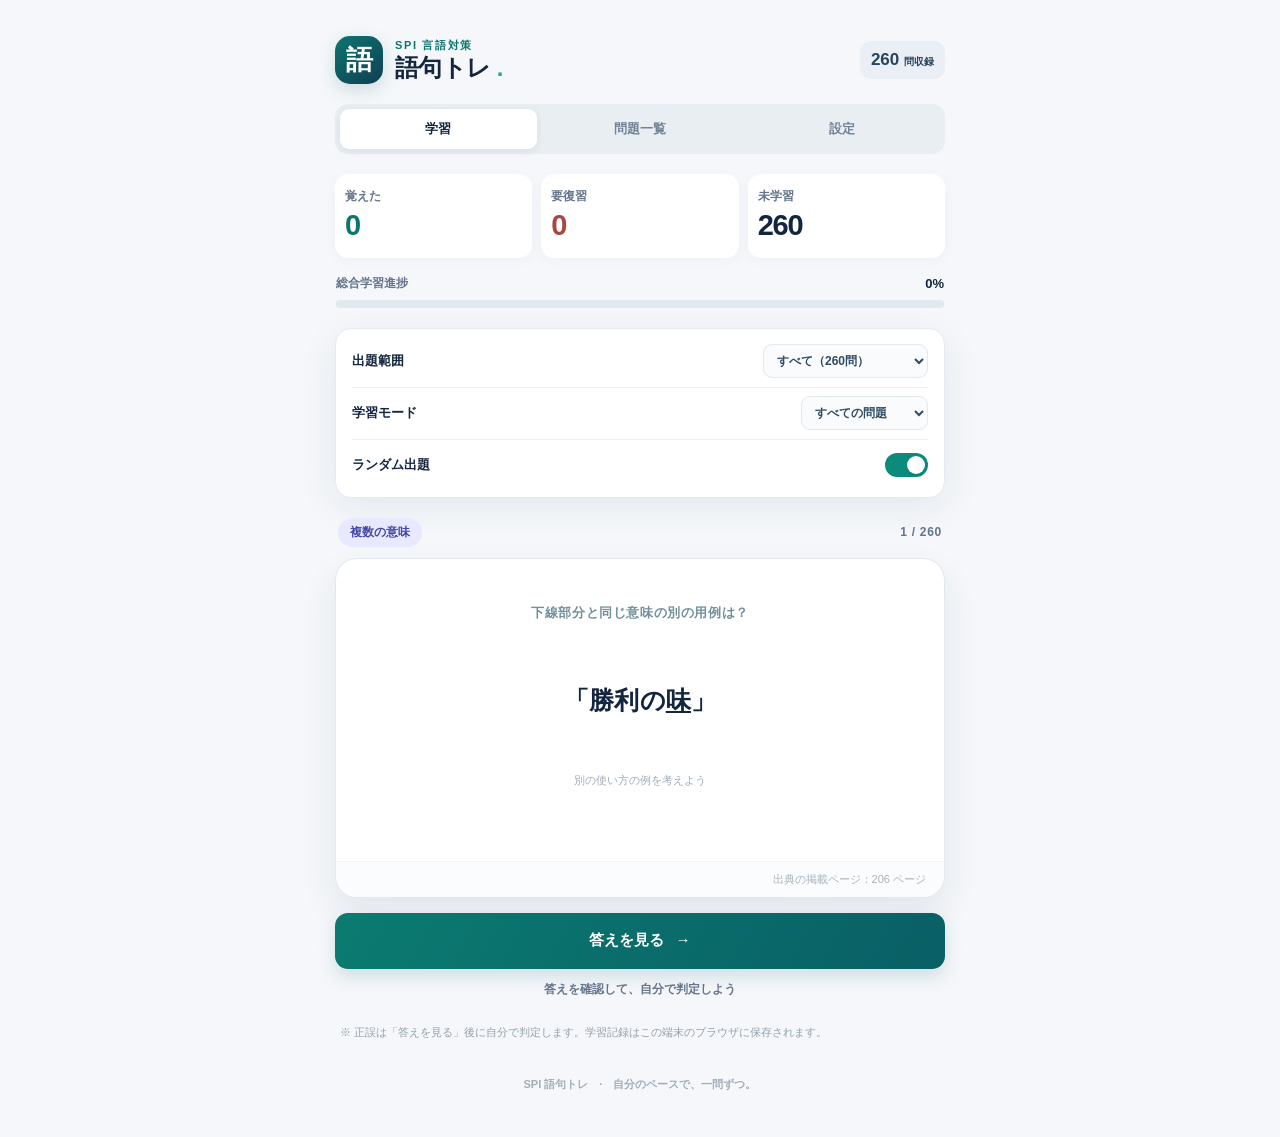
<file: SPI語句トレ_260問_スマホアプリ/SPI語句トレ_1ファイル版.html>
<!doctype html>
<html lang="ja">
<head>
  <meta charset="utf-8">
  <meta name="viewport" content="width=device-width,initial-scale=1,viewport-fit=cover">
  <meta name="theme-color" content="#102742">
  <meta name="description" content="SPI言語対策の頻出語句210問と複数の意味50問を、1問1答で学べる無料の学習アプリ。">
  <meta name="apple-mobile-web-app-capable" content="yes">
  <meta name="apple-mobile-web-app-status-bar-style" content="default">
  <meta name="apple-mobile-web-app-title" content="SPI語句トレ">
  <style>
:root{--ink:#13263e;--muted:#64748b;--primary:#0c766e;--primary-dark:#095e57;--light:#eef8f6;--border:#e4eaf0;--bg:#f5f7fa;--danger:#a94741;--card:#fff;--shadow:0 10px 38px rgba(20,49,75,.075)}
*{box-sizing:border-box}html{scroll-behavior:smooth}body{margin:0;background:var(--bg);font-family:-apple-system,BlinkMacSystemFont,"Hiragino Kaku Gothic ProN","Yu Gothic",Meiryo,sans-serif;color:var(--ink);-webkit-font-smoothing:antialiased}button,input,select{font:inherit}button{cursor:pointer}button:focus-visible,input:focus-visible,select:focus-visible{outline:3px solid #48b8aa;outline-offset:3px}button:disabled{cursor:not-allowed;opacity:.5}button:active{transform:translateY(1px)}[hidden]{display:none!important}.app{max-width:660px;padding:0 20px;margin:0 auto;padding-bottom:calc(45px + env(safe-area-inset-bottom))}.site-head{display:flex;align-items:center;gap:12px;padding:26px 0 20px}.brand-logo{width:48px;height:48px;border-radius:15px;background:linear-gradient(145deg,#0c766e,#103e53);color:#fff;display:grid;place-items:center;font-size:27px;font-weight:800;box-shadow:0 6px 17px rgba(7,92,87,.17)}.brand-body{flex:1;min-width:0}.eyebrow{display:block;color:var(--primary);font-size:11px;letter-spacing:.15em;font-weight:800}.brand-body h1{font-size:24px;letter-spacing:-.025em;margin:1px 0 0;line-height:1.15}.title-dot{color:#27a89d}.head-count{font-size:17px;font-weight:900;font-variant-numeric:tabular-nums;color:#274459;background:#e9eff4;border-radius:11px;padding:9px 11px}.head-count small{font-size:10px;font-weight:700}.top-nav{display:flex;gap:5px;background:#e9eef3;border-radius:13px;padding:5px;margin-bottom:20px}.nav-button{flex:1;padding:11px 5px;border:0;border-radius:9px;background:transparent;font-size:13px;color:#718196;font-weight:800;white-space:nowrap}.nav-button.selected{background:#fff;color:var(--ink);box-shadow:0 2px 8px rgba(22,43,66,.08)}.stats-grid{display:grid;grid-template-columns:repeat(3,1fr);gap:9px}.stat{background:#fff;border-radius:13px;padding:14px 10px 12px;box-shadow:0 3px 14px rgba(20,49,75,.03)}.stat span{display:block;color:var(--muted);font-size:12px;font-weight:700}.stat strong{font-size:29px;line-height:1.4;font-weight:850;font-variant-numeric:tabular-nums;letter-spacing:-.04em}.stat:nth-child(1) strong{color:var(--primary)}.stat:nth-child(2) strong{color:var(--danger)}.progress-box{margin:17px 1px 20px}.progress-label{display:flex;justify-content:space-between;align-items:center;font-size:12px;color:var(--muted);font-weight:700;margin-bottom:8px}.progress-label b{font-size:13px;color:var(--ink)}.progress-track{height:8px;border-radius:99px;background:#e0e9ed;overflow:hidden}.progress-fill{height:100%;width:0%;background:linear-gradient(90deg,#138778,#40bdae);border-radius:inherit;transition:width .25s ease}.control-panel{background:#fff;border:1px solid var(--border);border-radius:16px;padding:6px 16px;margin:15px 0 20px;box-shadow:var(--shadow)}.control-row,.switch-row{display:flex;align-items:center;justify-content:space-between;gap:12px;min-height:52px}.control-row+.control-row,.switch-row{border-top:1px solid #edf1f5}.control-row label,.switch-row>span:first-child{font-size:13px;font-weight:750;white-space:nowrap}.control-row select{min-width:0;max-width:65%;border:1px solid #e3e9ed;border-radius:9px;background:#f9fbfc;color:#314b60;padding:8px 24px 8px 9px;font-size:12px;font-weight:600}.switch-row{position:relative;cursor:pointer}.switch-row input{position:absolute;opacity:0;width:1px;height:1px;right:30px}.switch-ui{height:24px;width:43px;border-radius:999px;background:#b7c5cf;position:relative;transition:background .2s}.switch-ui::after{content:"";width:18px;height:18px;position:absolute;top:3px;left:3px;border-radius:50%;background:#fff;box-shadow:0 1px 3px #0002;transition:transform .2s}.switch-row input:checked+.switch-ui{background:#0c8b7d}.switch-row input:checked+.switch-ui::after{transform:translateX(19px)}.switch-row input:focus-visible+.switch-ui{outline:3px solid #48b8aa;outline-offset:3px}.card-topline{display:flex;align-items:center;justify-content:space-between;margin:0 3px 11px}.quiz-chip{font-size:12px;font-weight:800;background:#def5f0;color:#0d6b60;padding:6px 12px;border-radius:99px}.quiz-chip.multiple{background:#e8e9ff;color:#4547a4}.quiz-progress{font-size:12px;letter-spacing:.06em;color:var(--muted);font-weight:750;font-variant-numeric:tabular-nums}.question-card{border-radius:22px;background:#fff;border:1px solid #e1e9ee;box-shadow:0 16px 35px rgba(31,58,77,.085);min-height:305px;display:flex;flex-direction:column;justify-content:space-between;overflow:hidden}.card-inner{padding:34px 27px 25px}.question-label{color:#72909b;text-align:center;font-size:13px;font-weight:800;letter-spacing:.045em}.question-text{text-align:center;font-size:clamp(19px,5.3vw,25px);font-weight:800;line-height:1.65;letter-spacing:.01em;min-height:112px;margin:23px 0 9px;display:flex;align-items:center;justify-content:center;overflow-wrap:anywhere}.prompt-hint{text-align:center;color:#9dabb6;font-size:11px;margin-top:16px}.page-note{text-align:right;font-size:11px;color:#a7b3bc;background:#fbfcfd;padding:10px 18px;border-top:1px solid #f0f3f6}.answer-section{animation:slidein .22s ease}.answer-divider{height:1px;background:repeating-linear-gradient(90deg,#d5e0e7 0 6px,transparent 6px 13px);margin:28px 0 22px}.answer-eyebrow{display:block;font-size:11px;text-align:center;font-weight:850;letter-spacing:.11em;color:#0f8173}.answer-word{text-align:center;font-size:clamp(26px,7vw,34px);font-weight:900;line-height:1.55;color:#096e66;margin:8px 0}.answer-extra{color:#5c7584;font-size:13px;line-height:1.75;text-align:center;margin:9px 0 7px}.card-actions{margin-top:15px}.primary-btn,.secondary-btn,.success-btn{border:0;border-radius:13px;padding:17px 17px;font-weight:850;font-size:15px;min-height:56px}.primary-btn{width:100%;background:linear-gradient(120deg,#0b7b70,#095f66);color:#fff;box-shadow:0 8px 18px rgba(7,96,100,.15)}.primary-btn span{margin-left:7px}.grade-actions{display:grid;grid-template-columns:1fr 1fr;gap:10px}.secondary-btn{color:#8b4a44;background:#fff0ee;border:1px solid #f0ccc7}.success-btn{color:#fff;background:#128a7c}.session-status{text-align:center;min-height:26px;margin-top:12px;font-size:12px;font-weight:700;color:var(--muted)}.footer-note{font-size:11px;line-height:1.8;color:#93a0aa;margin:16px 5px}.empty-card{background:#fff;padding:30px 24px;border-radius:19px;text-align:center;box-shadow:var(--shadow)}.empty-icon{font-size:32px;color:#1c9d8e}.empty-card h2{font-size:19px;margin:11px 0}.empty-card p{font-size:13px;color:var(--muted);line-height:1.7;margin-bottom:22px}.section-heading h2{font-size:23px;letter-spacing:-.04em;margin:9px 0 5px}.section-heading p{font-size:13px;color:var(--muted);line-height:1.6;margin:0 0 19px}.search-wrap{height:48px;display:flex;align-items:center;gap:9px;border:1px solid var(--border);border-radius:13px;background:#fff;padding:0 14px}.search-wrap span{font-size:28px;color:#8da0ad}.search-wrap input{width:100%;border:0;background:transparent;outline:0!important;font-size:15px;color:var(--ink)}.list-filter{display:flex;flex-wrap:wrap;gap:7px;margin:15px 0}.pill{border:1px solid #dbe4eb;border-radius:99px;background:#fff;color:#6a7a88;padding:8px 12px;font-size:12px;font-weight:750}.pill.active{border-color:#0d8176;background:#e2f6f0;color:#08746a}.list-count{font-size:12px;font-weight:700;color:#7a8b9b;margin-bottom:11px}.question-list{display:flex;flex-direction:column;gap:8px}.list-item{width:100%;background:#fff;border:1px solid #e5ebf0;border-radius:13px;padding:14px 14px;display:flex;text-align:left;align-items:center;gap:11px}.list-item-main{min-width:0;flex:1}.list-item-title{font-weight:800;font-size:14px;margin-bottom:4px;overflow-wrap:anywhere}.list-item-sub{font-size:11px;color:#748898;line-height:1.6;overflow-wrap:anywhere}.list-item-status{font-size:10px;font-weight:900;padding:5px 7px;border-radius:7px;white-space:nowrap;background:#eef1f5;color:#8b98a7}.list-item-status.good{color:#117b6d;background:#e4f7f1}.list-item-status.wrong{color:#a54b42;background:#ffebe9}.guide-card{background:#fff;border-radius:14px;padding:19px 20px;margin-bottom:13px;border:1px solid var(--border)}.guide-card h3{font-size:16px;margin:0 0 10px}.guide-card p,.guide-card li{font-size:13px;color:#52677a;line-height:1.9}.guide-card p{margin:8px 0}.guide-card ol{margin:0;padding-left:23px}.guide-card .subtle{font-size:11px;color:#8a9ba8}.outline-danger{background:#fff;border:1px solid #ce857e;border-radius:9px;color:#a44640;padding:11px 13px;font-size:12px;font-weight:850}.site-footer{margin-top:35px;text-align:center;color:#a2adba;font-weight:700;font-size:11px}.site-footer span{margin:0 8px}.list-empty{font-size:13px;color:var(--muted);text-align:center;padding:35px 10px;border-radius:12px;background:#fff}@keyframes slidein{from{opacity:0;transform:translateY(7px)}to{opacity:1;transform:translateY(0)}}@media(min-width:630px){.app{padding-left:25px;padding-right:25px}.site-head{padding-top:36px}.question-card{min-height:340px}.card-inner{padding:45px 36px 35px}}@media(max-width:360px){.app{padding-left:13px;padding-right:13px}.control-panel{padding-left:12px;padding-right:12px}.card-inner{padding:29px 19px 22px}.control-row select{max-width:63%;font-size:11px}.stat strong{font-size:26px}}@media(prefers-reduced-motion:reduce){*,*::before,*::after{animation:none!important;transition:none!important}}

  </style>
  <title>SPI 語句トレ | 1問1答 260問</title>
</head>
<body>
  <div class="app">
    <header class="site-head">
      <div class="brand-logo" aria-hidden="true">語</div>
      <div class="brand-body"><span class="eyebrow">SPI 言語対策</span><h1>語句トレ <span class="title-dot">.</span></h1></div>
      <span class="head-count">260 <small>問収録</small></span>
    </header>

    <nav class="top-nav" aria-label="画面切り替え">
      <button class="nav-button selected" data-view="study" type="button" aria-current="page">学習</button>
      <button class="nav-button" data-view="list" type="button">問題一覧</button>
      <button class="nav-button" data-view="settings" type="button">設定</button>
    </nav>

    <main>
      <section class="panel-view" id="studyView">
        <div class="stats-grid" aria-label="学習状況">
          <div class="stat"><span>覚えた</span><strong id="goodCount">0</strong></div>
          <div class="stat"><span>要復習</span><strong id="badCount">0</strong></div>
          <div class="stat"><span>未学習</span><strong id="newCount">260</strong></div>
        </div>
        <div class="progress-box"><div class="progress-label"><span>総合学習進捗</span><b id="progressPercent">0%</b></div><div class="progress-track"><div id="progressFill" class="progress-fill"></div></div></div>

        <section class="control-panel" aria-label="出題設定">
          <div class="control-row"><label for="categorySelect">出題範囲</label><select id="categorySelect">
            <option value="all">すべて（260問）</option><option value="vocab">頻出語句（210問）</option><option value="multiple">複数の意味（50問）</option>
          </select></div>
          <div class="control-row"><label for="scopeSelect">学習モード</label><select id="scopeSelect">
            <option value="all">すべての問題</option><option value="new">未学習だけ</option><option value="wrong">要復習だけ</option>
          </select></div>
          <label class="switch-row"><span>ランダム出題</span><input id="shuffleToggle" type="checkbox" checked role="switch"><span class="switch-ui" aria-hidden="true"></span></label>
        </section>

        <section class="study-area" aria-label="出題カード" id="studyArea">
          <div class="card-topline"><span class="quiz-chip" id="quizKind">頻出語句</span><span class="quiz-progress" id="quizPosition">1 / 260</span></div>
          <div class="question-card" id="questionCard">
            <div class="card-inner" id="cardInner">
              <div class="question-label" id="questionLabel">次の意味にあてはまる語句は？</div>
              <div class="question-text" id="questionText"></div>
              <div class="prompt-hint" id="hintText">頭の中で答えを考えてみよう</div>
              <div id="answerSection" class="answer-section" hidden>
                <div class="answer-divider"></div>
                <span class="answer-eyebrow" id="answerEyebrow">正解</span>
                <div class="answer-word" id="answerWord"></div>
                <p class="answer-extra" id="answerExtra"></p>
              </div>
            </div>
            <div class="page-note" id="pageNote"></div>
          </div>
          <div id="cardActions" class="card-actions">
            <button class="primary-btn" id="revealBtn" type="button">答えを見る <span aria-hidden="true">→</span></button>
            <div class="grade-actions" id="gradeActions" hidden>
              <button class="secondary-btn" id="againBtn" type="button"><span aria-hidden="true">↺</span> もう一度</button>
              <button class="success-btn" id="correctBtn" type="button"><span aria-hidden="true">✓</span> 覚えた！</button>
            </div>
          </div>
          <div class="session-status" id="sessionStatus" aria-live="polite"></div>
        </section>
        <section class="empty-card" id="emptyCard" hidden>
          <div class="empty-icon">✦</div><h2 id="emptyTitle">この範囲は終了！</h2><p id="emptyMessage">出題する問題がありません。</p>
          <button class="primary-btn" id="restartBtn" type="button">最初からもう一周</button>
        </section>
        <p class="footer-note">※ 正誤は「答えを見る」後に自分で判定します。学習記録はこの端末のブラウザに保存されます。</p>
      </section>

      <section class="panel-view" id="listView" hidden>
        <div class="section-heading"><h2>問題一覧</h2><p>単語・意味で検索。問題をタップすると、その問題から学習できます。</p></div>
        <label class="search-wrap"><span aria-hidden="true">⌕</span><input type="search" id="searchInput" placeholder="例：蹂躙、間に合わせる、味" autocomplete="off"></label>
        <div class="list-filter" role="group" aria-label="問題の種類">
          <button data-listfilter="all" class="pill active" type="button">全部</button>
          <button data-listfilter="vocab" class="pill" type="button">頻出語句</button>
          <button data-listfilter="multiple" class="pill" type="button">複数の意味</button>
          <button data-listfilter="wrong" class="pill" type="button">要復習</button>
        </div>
        <div class="list-count" id="listCount"></div>
        <div class="question-list" id="questionList"></div>
      </section>

      <section class="panel-view" id="settingsView" hidden>
        <div class="section-heading"><h2>設定・使い方</h2><p>1問1答でコツコツ覚えよう。</p></div>
        <div class="guide-card"><h3>使い方</h3><ol><li>問題の意味や語句を見て、答えを考える</li><li>「答えを見る」で解答を確認</li><li>正しく答えられたら「覚えた！」、迷ったら「もう一度」</li><li>学習モードを「要復習だけ」にして繰り返す</li></ol></div>
        <div class="guide-card"><h3>iPhoneのホーム画面に追加</h3><p>アプリをGitHub Pagesなどで公開し、SafariでそのURLを開きます。共有ボタン →「ホーム画面に追加」を選ぶと、アプリのように起動できます。</p><p class="subtle">公開せずHTMLファイルを開いて使うこともできますが、ホーム画面追加・オフライン保存は公開URLからの利用を推奨します。</p></div>
        <div class="guide-card"><h3>収録データ</h3><p>写真の192〜197ページの頻出語句210問、206〜207ページの複数の意味50問を収録。設問文は学習用に一部整理しています。</p></div>
        <div class="guide-card dangerous"><h3>学習記録のリセット</h3><p>「覚えた」「要復習」などの全記録を削除します。問題データは残ります。</p><button id="resetBtn" type="button" class="outline-danger">学習記録を削除</button></div>
      </section>
    </main>
    <footer class="site-footer">SPI 語句トレ <span>·</span> 自分のペースで、一問ずつ。</footer>
  </div>
  <script>
/* 写真の192〜197・206〜207ページをもとに作成した問題データ */
window.SPI_QUESTIONS = [
{
"id": "v001",
"kind": "vocab",
"page": 192,
"word": "照準",
"meaning": "ねらいを定めること"
},
{
"id": "v002",
"kind": "vocab",
"page": 192,
"word": "蹂躙",
"meaning": "踏みにじったり侵害したりすること"
},
{
"id": "v003",
"kind": "vocab",
"page": 192,
"word": "苦笑",
"meaning": "怒りや不快感を持ちながら、しかたなく笑うこと"
},
{
"id": "v004",
"kind": "vocab",
"page": 192,
"word": "悠長",
"meaning": "急を要するのに、急ごうとしない様子"
},
{
"id": "v005",
"kind": "vocab",
"page": 192,
"word": "強記",
"meaning": "記憶力が優れていること"
},
{
"id": "v006",
"kind": "vocab",
"page": 192,
"word": "領袖",
"meaning": "ある集団を率いる人物"
},
{
"id": "v007",
"kind": "vocab",
"page": 192,
"word": "垂涎",
"meaning": "ある物をしきりに欲しがること"
},
{
"id": "v008",
"kind": "vocab",
"page": 192,
"word": "刮目",
"meaning": "目をこすってよく見ること"
},
{
"id": "v009",
"kind": "vocab",
"page": 192,
"word": "催事",
"meaning": "特別に行われる催し"
},
{
"id": "v010",
"kind": "vocab",
"page": 192,
"word": "気鋭",
"meaning": "意気込みが鋭いこと"
},
{
"id": "v011",
"kind": "vocab",
"page": 192,
"word": "流布",
"meaning": "世に広まること、広く知れ渡ること"
},
{
"id": "v012",
"kind": "vocab",
"page": 192,
"word": "驚嘆",
"meaning": "ひどく感心すること"
},
{
"id": "v013",
"kind": "vocab",
"page": 192,
"word": "心服",
"meaning": "心から尊敬して従うこと"
},
{
"id": "v014",
"kind": "vocab",
"page": 192,
"word": "敷衍",
"meaning": "言葉を加えて分かりやすく説明すること"
},
{
"id": "v015",
"kind": "vocab",
"page": 192,
"word": "進取",
"meaning": "自ら進んで新しいことをすること"
},
{
"id": "v016",
"kind": "vocab",
"page": 192,
"word": "卓見",
"meaning": "優れた意見"
},
{
"id": "v017",
"kind": "vocab",
"page": 192,
"word": "参画",
"meaning": "計画段階から参加すること"
},
{
"id": "v018",
"kind": "vocab",
"page": 192,
"word": "克明",
"meaning": "細かいところまで念を入れて手落ちのないこと"
},
{
"id": "v019",
"kind": "vocab",
"page": 192,
"word": "鎬",
"meaning": "「鎬を削る」で「激しく争う」"
},
{
"id": "v020",
"kind": "vocab",
"page": 192,
"word": "鳩首",
"meaning": "人々が集まって額を寄せ合い相談すること"
},
{
"id": "v021",
"kind": "vocab",
"page": 192,
"word": "木鐸",
"meaning": "世の人を教え導く人、指導者"
},
{
"id": "v022",
"kind": "vocab",
"page": 192,
"word": "陥穽",
"meaning": "人をおとしいれるはかりごと、落とし穴"
},
{
"id": "v023",
"kind": "vocab",
"page": 192,
"word": "義憤",
"meaning": "不正なことにいきどおること"
},
{
"id": "v024",
"kind": "vocab",
"page": 192,
"word": "謳歌",
"meaning": "恵まれた境遇を大いに楽しみ、表現すること"
},
{
"id": "v025",
"kind": "vocab",
"page": 192,
"word": "粉飾",
"meaning": "立派に見せようとしてうわべを飾ること"
},
{
"id": "v026",
"kind": "vocab",
"page": 192,
"word": "因習",
"meaning": "古くから伝えられている風習"
},
{
"id": "v027",
"kind": "vocab",
"page": 192,
"word": "大度",
"meaning": "度量が大きいこと"
},
{
"id": "v028",
"kind": "vocab",
"page": 192,
"word": "言下",
"meaning": "言い終わるか終わらない時、即座"
},
{
"id": "v029",
"kind": "vocab",
"page": 192,
"word": "居丈高",
"meaning": "人を威圧するような態度"
},
{
"id": "v030",
"kind": "vocab",
"page": 192,
"word": "踏襲",
"meaning": "それまでのやり方をそのまま引き継ぐこと"
},
{
"id": "v031",
"kind": "vocab",
"page": 193,
"word": "梗概",
"meaning": "あらすじ"
},
{
"id": "v032",
"kind": "vocab",
"page": 193,
"word": "瞠目",
"meaning": "驚いたり感心したりして目を見張ること"
},
{
"id": "v033",
"kind": "vocab",
"page": 193,
"word": "保身",
"meaning": "自分の地位や名声などの安全をはかること"
},
{
"id": "v034",
"kind": "vocab",
"page": 193,
"word": "跳梁",
"meaning": "勝手にはねまわること、悪事がのさばること"
},
{
"id": "v035",
"kind": "vocab",
"page": 193,
"word": "履行",
"meaning": "約束されたことなどを実際に行うこと"
},
{
"id": "v036",
"kind": "vocab",
"page": 193,
"word": "安閑",
"meaning": "安らかで静かなさま"
},
{
"id": "v037",
"kind": "vocab",
"page": 193,
"word": "私淑",
"meaning": "ひそかに尊敬し、師と仰ぐこと"
},
{
"id": "v038",
"kind": "vocab",
"page": 193,
"word": "高尚",
"meaning": "学問・言行などの程度が高く上品なこと"
},
{
"id": "v039",
"kind": "vocab",
"page": 193,
"word": "鼓舞",
"meaning": "励まして奮い立たせること"
},
{
"id": "v040",
"kind": "vocab",
"page": 193,
"word": "即妙",
"meaning": "気が利いていること"
},
{
"id": "v041",
"kind": "vocab",
"page": 193,
"word": "崇高",
"meaning": "気高く尊いさま"
},
{
"id": "v042",
"kind": "vocab",
"page": 193,
"word": "出仕",
"meaning": "役所などに勤めること、官職につくこと"
},
{
"id": "v043",
"kind": "vocab",
"page": 193,
"word": "射幸",
"meaning": "偶然の利益や成功を当てにすること"
},
{
"id": "v044",
"kind": "vocab",
"page": 193,
"word": "蔓延",
"meaning": "好ましくないことが広がること"
},
{
"id": "v045",
"kind": "vocab",
"page": 193,
"word": "落成",
"meaning": "工事が完了して建築物などができあがること"
},
{
"id": "v046",
"kind": "vocab",
"page": 193,
"word": "言外",
"meaning": "直接は言葉に出さない部分"
},
{
"id": "v047",
"kind": "vocab",
"page": 193,
"word": "膠着",
"meaning": "ある状態に固定して進展しないこと"
},
{
"id": "v048",
"kind": "vocab",
"page": 193,
"word": "言質",
"meaning": "後で証拠となる言葉"
},
{
"id": "v049",
"kind": "vocab",
"page": 193,
"word": "博覧",
"meaning": "広く一般の人が見ること"
},
{
"id": "v050",
"kind": "vocab",
"page": 193,
"word": "画策",
"meaning": "考えて実行すること、計画すること"
},
{
"id": "v051",
"kind": "vocab",
"page": 193,
"word": "慇懃",
"meaning": "礼儀正しいこと"
},
{
"id": "v052",
"kind": "vocab",
"page": 193,
"word": "果断",
"meaning": "ためらわずに思い切って行うさま"
},
{
"id": "v053",
"kind": "vocab",
"page": 193,
"word": "慧眼",
"meaning": "物事の本質を見抜く、優れた眼力"
},
{
"id": "v054",
"kind": "vocab",
"page": 193,
"word": "省察",
"meaning": "自身を反省して考えること"
},
{
"id": "v055",
"kind": "vocab",
"page": 193,
"word": "嘆息",
"meaning": "なげいて、ため息をつくこと"
},
{
"id": "v056",
"kind": "vocab",
"page": 193,
"word": "意匠",
"meaning": "工夫をめぐらすこと、デザイン上の工夫"
},
{
"id": "v057",
"kind": "vocab",
"page": 193,
"word": "迎合",
"meaning": "相手に調子を合わせること、こびを売ること"
},
{
"id": "v058",
"kind": "vocab",
"page": 193,
"word": "具備",
"meaning": "十分に備えていること"
},
{
"id": "v059",
"kind": "vocab",
"page": 193,
"word": "銘記",
"meaning": "心に刻み込むこと"
},
{
"id": "v060",
"kind": "vocab",
"page": 193,
"word": "断腸",
"meaning": "非常につらいこと"
},
{
"id": "v061",
"kind": "vocab",
"page": 193,
"word": "仮託",
"meaning": "他の物事を借りて言い表すこと、かこつけること"
},
{
"id": "v062",
"kind": "vocab",
"page": 193,
"word": "雄飛",
"meaning": "勢い盛んに活動すること"
},
{
"id": "v063",
"kind": "vocab",
"page": 193,
"word": "晦日",
"meaning": "月の最後の日"
},
{
"id": "v064",
"kind": "vocab",
"page": 193,
"word": "斟酌",
"meaning": "相手の事情や心情などをくみとること"
},
{
"id": "v065",
"kind": "vocab",
"page": 193,
"word": "忖度",
"meaning": "相手の心中をおしはかること"
},
{
"id": "v066",
"kind": "vocab",
"page": 193,
"word": "不埒",
"meaning": "道理にはずれていて、けしからぬこと"
},
{
"id": "v067",
"kind": "vocab",
"page": 194,
"word": "祈念",
"meaning": "心から願うこと、強く希望すること"
},
{
"id": "v068",
"kind": "vocab",
"page": 194,
"word": "拮抗",
"meaning": "力がほぼ等しくて優劣のないこと"
},
{
"id": "v069",
"kind": "vocab",
"page": 194,
"word": "先達",
"meaning": "先にその分野に進んで他を導く人"
},
{
"id": "v070",
"kind": "vocab",
"page": 194,
"word": "督励",
"meaning": "監督し励ますこと、指図して元気づけること"
},
{
"id": "v071",
"kind": "vocab",
"page": 194,
"word": "超然",
"meaning": "俗事にこだわらず、ゆうゆうとしているさま"
},
{
"id": "v072",
"kind": "vocab",
"page": 194,
"word": "杜撰",
"meaning": "いい加減、手抜き、おざなり"
},
{
"id": "v073",
"kind": "vocab",
"page": 194,
"word": "円熟",
"meaning": "十分に熟達して豊かな内容をもつこと"
},
{
"id": "v074",
"kind": "vocab",
"page": 194,
"word": "老成",
"meaning": "経験を積んで、円熟すること"
},
{
"id": "v075",
"kind": "vocab",
"page": 194,
"word": "詭弁",
"meaning": "道理に合わない弁論"
},
{
"id": "v076",
"kind": "vocab",
"page": 194,
"word": "至言",
"meaning": "的を射た言葉、本質を突いた言葉"
},
{
"id": "v077",
"kind": "vocab",
"page": 194,
"word": "適宜",
"meaning": "その場の状況に合っていること"
},
{
"id": "v078",
"kind": "vocab",
"page": 194,
"word": "僭越",
"meaning": "さしでがましいこと、出過ぎたこと"
},
{
"id": "v079",
"kind": "vocab",
"page": 194,
"word": "裁量",
"meaning": "自分の考えで判断、処理すること"
},
{
"id": "v080",
"kind": "vocab",
"page": 194,
"word": "気概",
"meaning": "困難に負けない強い気性・意志"
},
{
"id": "v081",
"kind": "vocab",
"page": 194,
"word": "笑殺",
"meaning": "問題にしないこと、一笑に付すこと"
},
{
"id": "v082",
"kind": "vocab",
"page": 194,
"word": "希有",
"meaning": "めったにないこと"
},
{
"id": "v083",
"kind": "vocab",
"page": 194,
"word": "陶冶",
"meaning": "性質や能力を円満に鍛え育てること"
},
{
"id": "v084",
"kind": "vocab",
"page": 194,
"word": "逡巡",
"meaning": "決断できずにぐずぐずすること"
},
{
"id": "v085",
"kind": "vocab",
"page": 194,
"word": "証左",
"meaning": "証拠、あかし"
},
{
"id": "v086",
"kind": "vocab",
"page": 194,
"word": "気丈",
"meaning": "気持ちがしっかりしていること"
},
{
"id": "v087",
"kind": "vocab",
"page": 194,
"word": "早晩",
"meaning": "いずれ、遅かれ早かれ、近い将来"
},
{
"id": "v088",
"kind": "vocab",
"page": 194,
"word": "幇間",
"meaning": "太鼓持ち。客の機嫌をとって場を盛り上げる職業"
},
{
"id": "v089",
"kind": "vocab",
"page": 194,
"word": "精通",
"meaning": "すみずみまで詳しく知っていること"
},
{
"id": "v090",
"kind": "vocab",
"page": 194,
"word": "姑息",
"meaning": "その場しのぎで間に合わせること"
},
{
"id": "v091",
"kind": "vocab",
"page": 194,
"word": "営々",
"meaning": "こつこつと励むさま、せっせと働く様子"
},
{
"id": "v092",
"kind": "vocab",
"page": 194,
"word": "恬淡",
"meaning": "欲がなくあっさりしているさま"
},
{
"id": "v093",
"kind": "vocab",
"page": 194,
"word": "閑達",
"meaning": "度量が広く小事にこだわらないさま"
},
{
"id": "v094",
"kind": "vocab",
"page": 194,
"word": "馴致",
"meaning": "なれさせること、なじませること"
},
{
"id": "v095",
"kind": "vocab",
"page": 194,
"word": "卓越",
"meaning": "他よりはるかに優れていること"
},
{
"id": "v096",
"kind": "vocab",
"page": 194,
"word": "涵養",
"meaning": "水がしみこむように徐々に教え養うこと"
},
{
"id": "v097",
"kind": "vocab",
"page": 194,
"word": "伝播",
"meaning": "伝わり広がっていくこと"
},
{
"id": "v098",
"kind": "vocab",
"page": 194,
"word": "煌煌",
"meaning": "光り輝くさま"
},
{
"id": "v099",
"kind": "vocab",
"page": 194,
"word": "秘匿",
"meaning": "秘密にして隠しておくこと"
},
{
"id": "v100",
"kind": "vocab",
"page": 194,
"word": "奢侈",
"meaning": "過度のぜいたく、身分不相応なぜいたく"
},
{
"id": "v101",
"kind": "vocab",
"page": 194,
"word": "杞憂",
"meaning": "無用の心配、取り越し苦労"
},
{
"id": "v102",
"kind": "vocab",
"page": 194,
"word": "法外",
"meaning": "並外れていて普通の程度をこえていること"
},
{
"id": "v103",
"kind": "vocab",
"page": 195,
"word": "滔滔",
"meaning": "次から次へとよどみなく話すさま"
},
{
"id": "v104",
"kind": "vocab",
"page": 195,
"word": "蜿蜒",
"meaning": "うねうねと長く続くさま"
},
{
"id": "v105",
"kind": "vocab",
"page": 195,
"word": "疎通",
"meaning": "意思や考えが支障なく相手に通じること"
},
{
"id": "v106",
"kind": "vocab",
"page": 195,
"word": "直言",
"meaning": "自分の考え、信念を遠慮せず言うこと"
},
{
"id": "v107",
"kind": "vocab",
"page": 195,
"word": "進言",
"meaning": "上位の者に意見を申し述べること"
},
{
"id": "v108",
"kind": "vocab",
"page": 195,
"word": "咀嚼",
"meaning": "内容をよく考えて十分に理解し味わうこと"
},
{
"id": "v109",
"kind": "vocab",
"page": 195,
"word": "歴然",
"meaning": "はっきりとして明白なさま"
},
{
"id": "v110",
"kind": "vocab",
"page": 195,
"word": "恭順",
"meaning": "つつしんで命令などに従うこと"
},
{
"id": "v111",
"kind": "vocab",
"page": 195,
"word": "大綱",
"meaning": "事柄の根本、おおもと。大づかみの内容"
},
{
"id": "v112",
"kind": "vocab",
"page": 195,
"word": "蹉跌",
"meaning": "物事がうまくいかず、しくじること、失敗"
},
{
"id": "v113",
"kind": "vocab",
"page": 195,
"word": "逓減",
"meaning": "だんだん少なくなること"
},
{
"id": "v114",
"kind": "vocab",
"page": 195,
"word": "閨秀",
"meaning": "学問や芸術などに優れた女性"
},
{
"id": "v115",
"kind": "vocab",
"page": 195,
"word": "意表",
"meaning": "まったく考えてもいないこと"
},
{
"id": "v116",
"kind": "vocab",
"page": 195,
"word": "軋轢",
"meaning": "仲が悪くなること"
},
{
"id": "v117",
"kind": "vocab",
"page": 195,
"word": "労",
"meaning": "苦労・努力・骨折り"
},
{
"id": "v118",
"kind": "vocab",
"page": 195,
"word": "典拠",
"meaning": "よりどころとなる文献、引用した資料"
},
{
"id": "v119",
"kind": "vocab",
"page": 195,
"word": "枢軸",
"meaning": "物事の中心となる重要な部分"
},
{
"id": "v120",
"kind": "vocab",
"page": 195,
"word": "泰斗",
"meaning": "その道で最も権威のある人"
},
{
"id": "v121",
"kind": "vocab",
"page": 195,
"word": "比肩",
"meaning": "同等のものとして並ぶこと、伍すること"
},
{
"id": "v122",
"kind": "vocab",
"page": 195,
"word": "傾注",
"meaning": "集中して取り組むこと"
},
{
"id": "v123",
"kind": "vocab",
"page": 195,
"word": "懸案",
"meaning": "問題となっていながら解決がつかない事柄"
},
{
"id": "v124",
"kind": "vocab",
"page": 195,
"word": "宥和",
"meaning": "対立する相手をゆるし、仲よくすること"
},
{
"id": "v125",
"kind": "vocab",
"page": 195,
"word": "遁走",
"meaning": "逃げ出すこと"
},
{
"id": "v126",
"kind": "vocab",
"page": 195,
"word": "虚心",
"meaning": "先入観を持たない、すなおな態度"
},
{
"id": "v127",
"kind": "vocab",
"page": 195,
"word": "中原",
"meaning": "天下の中央、中心の地"
},
{
"id": "v128",
"kind": "vocab",
"page": 195,
"word": "演繹",
"meaning": "一般論から、個別のものを推論・説明すること"
},
{
"id": "v129",
"kind": "vocab",
"page": 195,
"word": "知遇",
"meaning": "力を認められて厚く待遇されること"
},
{
"id": "v130",
"kind": "vocab",
"page": 195,
"word": "失笑",
"meaning": "思わず笑ってしまうこと"
},
{
"id": "v131",
"kind": "vocab",
"page": 195,
"word": "斯界",
"meaning": "この分野、この専門の方面"
},
{
"id": "v132",
"kind": "vocab",
"page": 195,
"word": "耽読",
"meaning": "夢中になって読むこと、読みふけること"
},
{
"id": "v133",
"kind": "vocab",
"page": 195,
"word": "着着",
"meaning": "物事が予定通り順調に進むさま"
},
{
"id": "v134",
"kind": "vocab",
"page": 195,
"word": "諸般",
"meaning": "さまざま、いろいろ"
},
{
"id": "v135",
"kind": "vocab",
"page": 195,
"word": "這般",
"meaning": "これら、この辺、このたび"
},
{
"id": "v136",
"kind": "vocab",
"page": 195,
"word": "佳境",
"meaning": "物事の面白くなったところ、興味深い場面"
},
{
"id": "v137",
"kind": "vocab",
"page": 195,
"word": "気脈",
"meaning": "連絡、気持ちのつながり"
},
{
"id": "v138",
"kind": "vocab",
"page": 195,
"word": "隠匿",
"meaning": "人に見つからないように隠すこと"
},
{
"id": "v139",
"kind": "vocab",
"page": 196,
"word": "増長",
"meaning": "だんだんいい気になってつけ上がること"
},
{
"id": "v140",
"kind": "vocab",
"page": 196,
"word": "咽喉",
"meaning": "のど。転じて、重要な通路"
},
{
"id": "v141",
"kind": "vocab",
"page": 196,
"word": "回顧",
"meaning": "過去を振り返ってみること"
},
{
"id": "v142",
"kind": "vocab",
"page": 196,
"word": "看過",
"meaning": "見逃すこと、見過ごすこと"
},
{
"id": "v143",
"kind": "vocab",
"page": 196,
"word": "看破",
"meaning": "真相などを見破ること、見抜くこと"
},
{
"id": "v144",
"kind": "vocab",
"page": 196,
"word": "打診",
"meaning": "相手の反応を見るために事前に伝えること"
},
{
"id": "v145",
"kind": "vocab",
"page": 196,
"word": "標榜",
"meaning": "主義・主張などを公然と表すこと"
},
{
"id": "v146",
"kind": "vocab",
"page": 196,
"word": "排斥",
"meaning": "好ましくないとして拒み退けること"
},
{
"id": "v147",
"kind": "vocab",
"page": 196,
"word": "峻別",
"meaning": "厳しく区別すること"
},
{
"id": "v148",
"kind": "vocab",
"page": 196,
"word": "吹聴",
"meaning": "言いふらすこと、言い広めること"
},
{
"id": "v149",
"kind": "vocab",
"page": 196,
"word": "寡聞",
"meaning": "見聞が狭くて知識をもたないこと"
},
{
"id": "v150",
"kind": "vocab",
"page": 196,
"word": "肝要",
"meaning": "非常に大切なこと"
},
{
"id": "v151",
"kind": "vocab",
"page": 196,
"word": "消長",
"meaning": "衰えたり栄えたりすること"
},
{
"id": "v152",
"kind": "vocab",
"page": 196,
"word": "遜色",
"meaning": "見劣りすること（『遜色ない』で見劣りしない）"
},
{
"id": "v153",
"kind": "vocab",
"page": 196,
"word": "卑近",
"meaning": "身近でありふれていること"
},
{
"id": "v154",
"kind": "vocab",
"page": 196,
"word": "腐心",
"meaning": "事を成し遂げようと心を痛め悩ますこと"
},
{
"id": "v155",
"kind": "vocab",
"page": 196,
"word": "内内",
"meaning": "こっそり、うちわ、内密"
},
{
"id": "v156",
"kind": "vocab",
"page": 196,
"word": "憐憫",
"meaning": "かわいそうに思うこと"
},
{
"id": "v157",
"kind": "vocab",
"page": 196,
"word": "造詣",
"meaning": "その分野についての深い知識や優れた技量"
},
{
"id": "v158",
"kind": "vocab",
"page": 196,
"word": "閉口",
"meaning": "手に負えなくて困ること"
},
{
"id": "v159",
"kind": "vocab",
"page": 196,
"word": "喧伝",
"meaning": "言いふらして広く知らせること"
},
{
"id": "v160",
"kind": "vocab",
"page": 196,
"word": "漸次",
"meaning": "だんだん、次第に"
},
{
"id": "v161",
"kind": "vocab",
"page": 196,
"word": "漸進",
"meaning": "だんだん、少しずつ進むこと"
},
{
"id": "v162",
"kind": "vocab",
"page": 196,
"word": "招致",
"meaning": "招き寄せること"
},
{
"id": "v163",
"kind": "vocab",
"page": 196,
"word": "委細",
"meaning": "こまかく詳しいこと、物事の詳しい事情"
},
{
"id": "v164",
"kind": "vocab",
"page": 196,
"word": "英気",
"meaning": "何かをしようとする元気、優れた才気"
},
{
"id": "v165",
"kind": "vocab",
"page": 196,
"word": "市井",
"meaning": "人家が集まっている所、ちまた"
},
{
"id": "v166",
"kind": "vocab",
"page": 196,
"word": "披瀝",
"meaning": "気持ちなどを隠さずすべて打ち明けること"
},
{
"id": "v167",
"kind": "vocab",
"page": 196,
"word": "露呈",
"meaning": "隠れていた事実、真相が表に出ること"
},
{
"id": "v168",
"kind": "vocab",
"page": 196,
"word": "謬見",
"meaning": "誤った意見、考え"
},
{
"id": "v169",
"kind": "vocab",
"page": 196,
"word": "出色",
"meaning": "他より目立って優れていること"
},
{
"id": "v170",
"kind": "vocab",
"page": 196,
"word": "異彩",
"meaning": "普通とは異なっていて目立つ様子"
},
{
"id": "v171",
"kind": "vocab",
"page": 196,
"word": "折衷",
"meaning": "それぞれのよいところをとって一つに合わせること"
},
{
"id": "v172",
"kind": "vocab",
"page": 196,
"word": "折半",
"meaning": "二等分すること、半分に分けること"
},
{
"id": "v173",
"kind": "vocab",
"page": 196,
"word": "度外視",
"meaning": "まったく問題にしないこと、無視すること"
},
{
"id": "v174",
"kind": "vocab",
"page": 196,
"word": "辟易",
"meaning": "うんざりして嫌になること"
},
{
"id": "v175",
"kind": "vocab",
"page": 197,
"word": "予見",
"meaning": "前もって見通すこと"
},
{
"id": "v176",
"kind": "vocab",
"page": 197,
"word": "畏敬",
"meaning": "かしこまりうやまうこと"
},
{
"id": "v177",
"kind": "vocab",
"page": 197,
"word": "研鑽",
"meaning": "学問などを深く究めること"
},
{
"id": "v178",
"kind": "vocab",
"page": 197,
"word": "必至",
"meaning": "そうなることが避けられないこと"
},
{
"id": "v179",
"kind": "vocab",
"page": 197,
"word": "逆鱗",
"meaning": "目上の人の怒り"
},
{
"id": "v180",
"kind": "vocab",
"page": 197,
"word": "緊迫",
"meaning": "きびしくさしせまること"
},
{
"id": "v181",
"kind": "vocab",
"page": 197,
"word": "僥倖",
"meaning": "思いがけない幸運、偶然に得る幸い"
},
{
"id": "v182",
"kind": "vocab",
"page": 197,
"word": "険路",
"meaning": "狭くて困難な道、進行の妨げとなるもの"
},
{
"id": "v183",
"kind": "vocab",
"page": 197,
"word": "愁眉",
"meaning": "心配そうな顔、憂いを含んだまゆ"
},
{
"id": "v184",
"kind": "vocab",
"page": 197,
"word": "焦眉",
"meaning": "眉が焦げるほど火の接近。切迫した危険"
},
{
"id": "v185",
"kind": "vocab",
"page": 197,
"word": "一瞥",
"meaning": "ちらっと見ること"
},
{
"id": "v186",
"kind": "vocab",
"page": 197,
"word": "薫陶",
"meaning": "人徳で人を感化してよい方に導くこと"
},
{
"id": "v187",
"kind": "vocab",
"page": 197,
"word": "随意",
"meaning": "制限を受けず自分の思うままであること"
},
{
"id": "v188",
"kind": "vocab",
"page": 197,
"word": "恣意",
"meaning": "自分の思うまま、自分勝手な考え"
},
{
"id": "v189",
"kind": "vocab",
"page": 197,
"word": "桎梏",
"meaning": "手かせ足かせ、自由を束縛するもの"
},
{
"id": "v190",
"kind": "vocab",
"page": 197,
"word": "洒脱",
"meaning": "気取りがなくさっぱりと洗練されているさま"
},
{
"id": "v191",
"kind": "vocab",
"page": 197,
"word": "収斂",
"meaning": "同質、同等にまとまること、縮むこと"
},
{
"id": "v192",
"kind": "vocab",
"page": 197,
"word": "浚渫",
"meaning": "海底・河床などの土砂を掘削すること"
},
{
"id": "v193",
"kind": "vocab",
"page": 197,
"word": "子細",
"meaning": "物事の詳しい事情"
},
{
"id": "v194",
"kind": "vocab",
"page": 197,
"word": "粗忽",
"meaning": "軽はずみでそそっかしいこと"
},
{
"id": "v195",
"kind": "vocab",
"page": 197,
"word": "齟齬",
"meaning": "事柄がくいちがって合わないこと"
},
{
"id": "v196",
"kind": "vocab",
"page": 197,
"word": "詮議",
"meaning": "話し合って物事を明らかにすること"
},
{
"id": "v197",
"kind": "vocab",
"page": 197,
"word": "糊塗",
"meaning": "一時しのぎにごまかして取り繕うこと"
},
{
"id": "v198",
"kind": "vocab",
"page": 197,
"word": "奉職",
"meaning": "公の職務につくこと"
},
{
"id": "v199",
"kind": "vocab",
"page": 197,
"word": "懐柔",
"meaning": "うまく手なずけてこちらに従わせること"
},
{
"id": "v200",
"kind": "vocab",
"page": 197,
"word": "籠絡",
"meaning": "まるめこんで思い通りにあやつること"
},
{
"id": "v201",
"kind": "vocab",
"page": 197,
"word": "重畳",
"meaning": "よいことが重なること、大変喜ばしいこと"
},
{
"id": "v202",
"kind": "vocab",
"page": 197,
"word": "端緒",
"meaning": "いとぐち、手がかり"
},
{
"id": "v203",
"kind": "vocab",
"page": 197,
"word": "依拠",
"meaning": "よりどころとすること"
},
{
"id": "v204",
"kind": "vocab",
"page": 197,
"word": "頓挫",
"meaning": "進行が急にくじけること"
},
{
"id": "v205",
"kind": "vocab",
"page": 197,
"word": "獰悪",
"meaning": "性質や姿が凶悪で荒々しいこと"
},
{
"id": "v206",
"kind": "vocab",
"page": 197,
"word": "角",
"meaning": "言動・性格が円満でないこと"
},
{
"id": "v207",
"kind": "vocab",
"page": 197,
"word": "識見",
"meaning": "物事を正しく判断する力"
},
{
"id": "v208",
"kind": "vocab",
"page": 197,
"word": "溜飲",
"meaning": "胸のつかえ（『溜飲を下げる』で気を晴らす）"
},
{
"id": "v209",
"kind": "vocab",
"page": 197,
"word": "符合",
"meaning": "二つ以上の事柄がぴったりと一致すること"
},
{
"id": "v210",
"kind": "vocab",
"page": 197,
"word": "猜疑",
"meaning": "何か裏があるのではないかと疑うこと"
},
{
"id": "m001",
"kind": "multiple",
"page": 206,
"question": "勝利の味",
"answer": "味をしめる",
"meaning": "体験して知った感じ・うまみ"
},
{
"id": "m002",
"kind": "multiple",
"page": 206,
"question": "足の便がよい",
"answer": "ストで足がうばわれる",
"meaning": "交通機関。移動に使うもの"
},
{
"id": "m003",
"kind": "multiple",
"page": 206,
"question": "料理の腕が上がる",
"answer": "腕に覚えがある",
"meaning": "物事をする能力・技量"
},
{
"id": "m004",
"kind": "multiple",
"page": 206,
"question": "手を貸す",
"answer": "手がかかる",
"meaning": "力・手間"
},
{
"id": "m005",
"kind": "multiple",
"page": 206,
"question": "顔に泥を塗る",
"answer": "会社の顔をつぶす",
"meaning": "社会的な体面・名誉"
},
{
"id": "m006",
"kind": "multiple",
"page": 206,
"question": "口が達者な人",
"answer": "口べた",
"meaning": "話す能力・言葉・物言い"
},
{
"id": "m007",
"kind": "multiple",
"page": 206,
"question": "自分の腹にしまう",
"answer": "相手の腹を読む",
"meaning": "心・胸の内・気持ち"
},
{
"id": "m008",
"kind": "multiple",
"page": 206,
"question": "身の程知らず",
"answer": "身に余る光栄",
"meaning": "身分・地位"
},
{
"id": "m009",
"kind": "multiple",
"page": 206,
"question": "空寝をする",
"answer": "空とぼける",
"meaning": "偽りの。ふりをする"
},
{
"id": "m010",
"kind": "multiple",
"page": 206,
"question": "時の流れに乗る",
"answer": "時を見る目がある",
"meaning": "時勢・成り行き"
},
{
"id": "m011",
"kind": "multiple",
"page": 206,
"question": "季節の変わりめ",
"answer": "紐の結びめ",
"meaning": "物の接する箇所"
},
{
"id": "m012",
"kind": "multiple",
"page": 206,
"question": "ものともしない",
"answer": "ものの数に入らない",
"meaning": "取り立てて言うほどのこと"
},
{
"id": "m013",
"kind": "multiple",
"page": 206,
"question": "人込みのあいだ",
"answer": "雲のあいだから見える",
"meaning": "物と物とに挟まれた部分"
},
{
"id": "m014",
"kind": "multiple",
"page": 206,
"question": "人通りが少ない",
"answer": "風の通りが悪い",
"meaning": "通行。行ったり来たりすること"
},
{
"id": "m015",
"kind": "multiple",
"page": 206,
"question": "火が中まで通る",
"answer": "組織の末端まで通る",
"meaning": "まんべんなくゆきわたる"
},
{
"id": "m016",
"kind": "multiple",
"page": 206,
"question": "道が駅に通じる",
"answer": "話が通じる",
"meaning": "（相手に）つながる・届く"
},
{
"id": "m017",
"kind": "multiple",
"page": 206,
"question": "こぼれんばかり",
"answer": "出かけるばかり",
"meaning": "いまにも〜しそうである"
},
{
"id": "m018",
"kind": "multiple",
"page": 206,
"question": "税金をおさめる",
"answer": "会費をおさめる",
"meaning": "納める。金や物を納入する"
},
{
"id": "m019",
"kind": "multiple",
"page": 206,
"question": "評判が落ちる",
"answer": "味が落ちる",
"meaning": "物事の程度や段階が下がる"
},
{
"id": "m020",
"kind": "multiple",
"page": 206,
"question": "圧力がかかる",
"answer": "迷惑がかかる",
"meaning": "働きかけが及ぶ"
},
{
"id": "m021",
"kind": "multiple",
"page": 206,
"question": "この薬はきく",
"answer": "ブレーキがきく",
"meaning": "効く。効果や働きが現れる"
},
{
"id": "m022",
"kind": "multiple",
"page": 206,
"question": "暗くなってきた",
"answer": "意味がわかってきた",
"meaning": "だんだん〜になる"
},
{
"id": "m023",
"kind": "multiple",
"page": 206,
"question": "国交をたつ",
"answer": "消息をたつ",
"meaning": "続いていたものを終わらせる"
},
{
"id": "m024",
"kind": "multiple",
"page": 207,
"question": "解決につとめる",
"answer": "弁明につとめる",
"meaning": "努める・努力する"
},
{
"id": "m025",
"kind": "multiple",
"page": 207,
"question": "返答につまる",
"answer": "金につまる",
"meaning": "困る・窮する"
},
{
"id": "m026",
"kind": "multiple",
"page": 207,
"question": "旅に出る",
"answer": "船が出る",
"meaning": "出発する"
},
{
"id": "m027",
"kind": "multiple",
"page": 207,
"question": "大きくて場所をとる",
"answer": "難しくて手間をとる",
"meaning": "場所や時間などを必要とする"
},
{
"id": "m028",
"kind": "multiple",
"page": 207,
"question": "疲れがとれる",
"answer": "成長して角がとれる",
"meaning": "好ましくない状態が消え去る"
},
{
"id": "m029",
"kind": "multiple",
"page": 207,
"question": "違う議題に流れる",
"answer": "他店へ客が流れる",
"meaning": "本来の経路などからそれる"
},
{
"id": "m030",
"kind": "multiple",
"page": 207,
"question": "のぞむところだ",
"answer": "合格をのぞむ",
"meaning": "望む・願う・欲する"
},
{
"id": "m031",
"kind": "multiple",
"page": 207,
"question": "爪を長くのばす",
"answer": "ヘチマがつるをのばす",
"meaning": "伸ばす・長くなる"
},
{
"id": "m032",
"kind": "multiple",
"page": 207,
"question": "珍品が手に入る",
"answer": "耳に入る／目に入る",
"meaning": "外から内にやってくる"
},
{
"id": "m033",
"kind": "multiple",
"page": 207,
"question": "解決をはかる",
"answer": "便宜をはかる",
"meaning": "図る・うまく処理する"
},
{
"id": "m034",
"kind": "multiple",
"page": 207,
"question": "感情に走る",
"answer": "極端に走る／悪に走る",
"meaning": "ある方向に強く傾く"
},
{
"id": "m035",
"kind": "multiple",
"page": 207,
"question": "分母をはらう",
"answer": "垣根をはらう",
"meaning": "取り去る・取り除く"
},
{
"id": "m036",
"kind": "multiple",
"page": 207,
"question": "後ろに控える",
"answer": "舞台の袖に控える",
"meaning": "すぐ近くの場所で待機する"
},
{
"id": "m037",
"kind": "multiple",
"page": 207,
"question": "目をあける",
"answer": "封をあける／鍵をあける",
"meaning": "開ける。閉じていたものを開く"
},
{
"id": "m038",
"kind": "multiple",
"page": 207,
"question": "意地をはる",
"answer": "欲をはる",
"meaning": "強く主張する"
},
{
"id": "m039",
"kind": "multiple",
"page": 207,
"question": "事態を重く見る",
"answer": "見る目を養う",
"meaning": "評価する・判断する"
},
{
"id": "m040",
"kind": "multiple",
"page": 207,
"question": "重大な意義をもつ",
"answer": "手に職をもつ",
"meaning": "含む・備える"
},
{
"id": "m041",
"kind": "multiple",
"page": 207,
"question": "危ない手つき",
"answer": "足下が危ない",
"meaning": "不安定である"
},
{
"id": "m042",
"kind": "multiple",
"page": 207,
"question": "彼は頭がよい",
"answer": "腕がよい医者",
"meaning": "質や能力が優れている"
},
{
"id": "m043",
"kind": "multiple",
"page": 207,
"question": "別れがつらい",
"answer": "日本語ができる",
"meaning": "気持ち・能力などの対象を示す"
},
{
"id": "m044",
"kind": "multiple",
"page": 207,
"question": "電話なり手紙なり",
"answer": "何なりと言いなさい",
"meaning": "何かから選ばせる意味を表す"
},
{
"id": "m045",
"kind": "multiple",
"page": 207,
"question": "過去は問うまい",
"answer": "失敗は繰り返すまい",
"meaning": "打ち消し・否定の意志を表す"
},
{
"id": "m046",
"kind": "multiple",
"page": 207,
"question": "品物を棚にあげる",
"answer": "海から網をあげる",
"meaning": "低い所から高い所にもっていく"
},
{
"id": "m047",
"kind": "multiple",
"page": 207,
"question": "飛ぶように逃げる",
"answer": "夏のように暑い日",
"meaning": "同じような・似た状態を示す"
},
{
"id": "m048",
"kind": "multiple",
"page": 207,
"question": "今日は穏やかだ",
"answer": "彼はとても立派だ",
"meaning": "その状態にあることを示す"
},
{
"id": "m049",
"kind": "multiple",
"page": 207,
"question": "病気で休みます",
"answer": "受験の準備で忙しい",
"meaning": "〜という理由によって"
},
{
"id": "m050",
"kind": "multiple",
"page": 207,
"question": "幅をもたせる",
"answer": "人間に幅ができる",
"meaning": "ゆとり・余地・余裕"
}
];

  </script>
  <script>
/* SPI 語句トレ - 外部通信なし、学習記録は端末内のみ */
(() => {
  'use strict';
  const QUESTIONS = window.SPI_QUESTIONS || [];
  const STORAGE_KEY = 'spi-goi-training-progress-v1';
  const CONFIG_KEY = 'spi-goi-training-config-v1';
  const $ = id => document.getElementById(id);
  const focusParts = [
    '味','足','腕','手','顔','口','腹','身','空','時','め','もの','あいだ','通り','通る','通じる','ばかり','おさめる','落ちる','かかる','きく','きた','たつ',
    'つとめる','つまる','出る','とる','とれる','流れる','のぞむ','のばす','入る','はかる','走る','はらう','控える','あける','はる','見る','もつ','危ない','よい','が','なり','まい','あげる','ように','だ','で','幅'
  ];
  function safeParse(key, fallback) {
    try { const value = JSON.parse(localStorage.getItem(key)); return value && typeof value === 'object' ? value : fallback; }
    catch { return fallback; }
  }
  let progress = safeParse(STORAGE_KEY, {});
  const config = safeParse(CONFIG_KEY, {});
  const state = {
    view: 'study', category: ['all','vocab','multiple'].includes(config.category) ? config.category : 'all',
    scope: ['all','new','wrong'].includes(config.scope) ? config.scope : 'all',
    shuffle: config.shuffle !== false, listFilter: 'all',
    queue: [], index: 0, revealed: false, sessionCorrect: 0, sessionAgain: 0
  };
  function saveProgress() { try { localStorage.setItem(STORAGE_KEY, JSON.stringify(progress)); } catch {} }
  function saveConfig() {
    try { localStorage.setItem(CONFIG_KEY, JSON.stringify({ category: state.category, scope: state.scope, shuffle: state.shuffle })); } catch {}
  }
  function getStatus(q) {
    const entry = progress[q.id];
    return entry && (entry.last === 'good' || entry.last === 'wrong') ? entry.last : 'new';
  }
  function matches(q) {
    if (state.category !== 'all' && q.kind !== state.category) return false;
    const status = getStatus(q);
    if (state.scope === 'new' && status !== 'new') return false;
    if (state.scope === 'wrong' && status !== 'wrong') return false;
    return true;
  }
  function shuffled(items) {
    const out = [...items];
    for (let i = out.length - 1; i > 0; i--) {
      const j = Math.floor(Math.random() * (i + 1));
      [out[i], out[j]] = [out[j], out[i]];
    }
    return out;
  }
  function initQueue(firstId) {
    const eligible = QUESTIONS.filter(matches);
    state.queue = state.shuffle ? shuffled(eligible) : eligible;
    if (firstId) {
      const pos = state.queue.findIndex(q => q.id === firstId);
      if (pos >= 0) state.queue.unshift(...state.queue.splice(pos, 1));
    }
    state.index = 0;
    state.revealed = false;
    state.sessionCorrect = 0;
    state.sessionAgain = 0;
    renderCard();
  }
  function renderStats() {
    const good = QUESTIONS.filter(q => getStatus(q) === 'good').length;
    const wrong = QUESTIONS.filter(q => getStatus(q) === 'wrong').length;
    const left = QUESTIONS.length - good - wrong;
    const learned = QUESTIONS.length - left;
    $('goodCount').textContent = good;
    $('badCount').textContent = wrong;
    $('newCount').textContent = left;
    const percent = QUESTIONS.length ? Math.round((learned / QUESTIONS.length) * 100) : 0;
    $('progressPercent').textContent = percent + '%';
    $('progressFill').style.width = percent + '%';
  }
  function addHighlightedText(element, sentence, part) {
    element.replaceChildren();
    const at = sentence.indexOf(part);
    if (at < 0 || !part) { element.textContent = sentence; return; }
    element.append(document.createTextNode(sentence.slice(0, at)));
    const mark = document.createElement('u');
    mark.className = 'underlined-word';
    mark.textContent = part;
    element.append(mark, document.createTextNode(sentence.slice(at + part.length)));
  }
  function renderCard() {
    const q = state.queue[state.index];
    const available = Boolean(q);
    $('studyArea').hidden = !available;
    $('emptyCard').hidden = available;
    renderStats();
    if (!q) {
      const none = state.queue.length === 0;
      $('emptyTitle').textContent = none ? '該当する問題がありません' : 'このセットは終了！';
      $('emptyMessage').textContent = none
        ? (state.scope === 'wrong' ? '「要復習」の問題はまだありません。間違えた問題はここに集まります。' : state.scope === 'new' ? 'この範囲はすべて学習済みです。' : '出題範囲を変更してください。')
        : `今回の学習：覚えた ${state.sessionCorrect} 問 ／ もう一度 ${state.sessionAgain} 問。お疲れさまでした！`;
      $('restartBtn').textContent = none ? 'すべての問題を学習する' : 'もう一周する';
      return;
    }
    const vocab = q.kind === 'vocab';
    $('quizKind').textContent = vocab ? '頻出語句' : '複数の意味';
    $('quizKind').classList.toggle('multiple', !vocab);
    $('quizPosition').textContent = `${state.index + 1} / ${state.queue.length}`;
    $('questionLabel').textContent = vocab ? '次の意味にあてはまる語句は？' : '下線部分と同じ意味の別の用例は？';
    if (vocab) $('questionText').textContent = q.meaning;
    else addHighlightedText($('questionText'), `「${q.question}」`, focusParts[Number(q.id.slice(1)) - 1]);
    $('hintText').textContent = vocab ? '語句を頭の中で答えよう' : '別の使い方の例を考えよう';
    $('pageNote').textContent = `出典の掲載ページ：${q.page} ページ`;
    $('answerSection').hidden = true;
    $('revealBtn').hidden = false;
    $('gradeActions').hidden = true;
    $('sessionStatus').textContent = '答えを確認して、自分で判定しよう';
    state.revealed = false;
  }
  function revealAnswer() {
    const q = state.queue[state.index];
    if (!q || state.revealed) return;
    state.revealed = true;
    $('answerSection').hidden = false;
    $('answerEyebrow').textContent = q.kind === 'vocab' ? '正解' : '解答例';
    $('revealBtn').hidden = true;
    $('gradeActions').hidden = false;
    if (q.kind === 'vocab') {
      $('answerWord').textContent = q.word;
      $('answerExtra').textContent = `意味：${q.meaning}`;
    } else {
      addHighlightedText($('answerWord'), q.answer, focusParts[Number(q.id.slice(1)) - 1]);
      $('answerExtra').textContent = `共通する意味：${q.meaning}`;
    }
    $('sessionStatus').textContent = '正しく答えられた？';
  }
  function grade(result) {
    const q = state.queue[state.index];
    if (!q || !state.revealed) return;
    const p = progress[q.id] || {good: 0, wrong: 0, attempts: 0};
    p.attempts = (p.attempts || 0) + 1;
    p[result] = (p[result] || 0) + 1;
    p.last = result;
    p.time = Date.now();
    progress[q.id] = p;
    saveProgress();
    if (result === 'good') state.sessionCorrect++;
    else state.sessionAgain++;
    state.index++;
    renderCard();
  }
  function showView(view) {
    state.view = view;
    const map = {study:'studyView', list:'listView', settings:'settingsView'};
    for (const [name, id] of Object.entries(map)) $(id).hidden = name !== view;
    document.querySelectorAll('.nav-button').forEach(el => {
      const selected = el.dataset.view === view;
      el.classList.toggle('selected', selected);
      if (selected) el.setAttribute('aria-current', 'page');
      else el.removeAttribute('aria-current');
    });
    if (view === 'list') renderList();
    if (view === 'study') renderCard();
    window.scrollTo({top:0,behavior:'auto'});
  }
  function renderList() {
    const val = $('searchInput').value.trim().toLowerCase();
    const entries = QUESTIONS.filter(q => {
      if (state.listFilter === 'wrong') { if (getStatus(q) !== 'wrong') return false; }
      else if (state.listFilter !== 'all' && q.kind !== state.listFilter) return false;
      const terms = q.kind === 'vocab' ? `${q.word} ${q.meaning}` : `${q.question} ${q.answer} ${q.meaning}`;
      return terms.toLowerCase().includes(val);
    });
    $('listCount').textContent = `${entries.length} 件の問題`;
    const list = $('questionList');
    const frag = document.createDocumentFragment();
    if (!entries.length) {
      const empty = document.createElement('p');
      empty.className='list-empty'; empty.textContent='一致する問題はありません。'; frag.append(empty);
    }
    entries.forEach(q => {
      const status = getStatus(q);
      const item = document.createElement('button');
      item.type = 'button'; item.className = 'list-item';
      const main = document.createElement('span'); main.className='list-item-main';
      const title = document.createElement('div'); title.className='list-item-title';
      title.textContent = q.kind === 'vocab' ? q.word : q.question;
      const sub = document.createElement('div'); sub.className='list-item-sub';
      sub.textContent = `${q.page}ページ · ${q.kind === 'vocab' ? q.meaning : `同じ意味：${q.answer}`}`;
      main.append(title,sub);
      const badge = document.createElement('span'); badge.className=`list-item-status ${status}`;
      badge.textContent = status === 'good' ? '覚えた' : status === 'wrong' ? '要復習' : '未学習';
      item.append(main,badge);
      item.addEventListener('click', () => {
        state.category = q.kind;
        state.scope = 'all';
        $('categorySelect').value=state.category;
        $('scopeSelect').value='all';
        saveConfig();
        initQueue(q.id);
        showView('study');
      });
      frag.append(item);
    });
    list.replaceChildren(frag);
  }
  document.querySelectorAll('.nav-button').forEach(btn => btn.addEventListener('click', () => showView(btn.dataset.view)));
  $('categorySelect').value = state.category;
  $('scopeSelect').value = state.scope;
  $('shuffleToggle').checked = state.shuffle;
  $('categorySelect').addEventListener('change', e => {state.category=e.target.value;saveConfig();initQueue();});
  $('scopeSelect').addEventListener('change', e => {state.scope=e.target.value;saveConfig();initQueue();});
  $('shuffleToggle').addEventListener('change', e => {state.shuffle=e.target.checked;saveConfig();initQueue();});
  $('revealBtn').addEventListener('click',revealAnswer);
  $('correctBtn').addEventListener('click',()=>grade('good'));
  $('againBtn').addEventListener('click',()=>grade('wrong'));
  $('restartBtn').addEventListener('click',()=>{
    if (state.queue.length === 0) {state.scope='all';$('scopeSelect').value='all';saveConfig();}
    initQueue();
  });
  document.querySelectorAll('[data-listfilter]').forEach(btn => btn.addEventListener('click',()=>{
    state.listFilter=btn.dataset.listfilter;
    document.querySelectorAll('[data-listfilter]').forEach(b=>b.classList.toggle('active',b===btn));
    renderList();
  }));
  $('searchInput').addEventListener('input',renderList);
  $('resetBtn').addEventListener('click',()=>{
    if (!confirm('すべての学習記録を削除します。元に戻せません。よろしいですか？')) return;
    progress={};saveProgress();initQueue();renderList();
    showView('study');
  });
  document.addEventListener('keydown',e=>{
    if (state.view!=='study' || /INPUT|TEXTAREA|SELECT/.test(document.activeElement.tagName))return;
    if(e.code==='Space' && !e.repeat){e.preventDefault();if(!state.revealed)revealAnswer();}
    if(state.revealed && (e.key==='1'||e.key==='2')){e.preventDefault();grade(e.key==='1'?'good':'wrong');}
  });
  if ('serviceWorker' in navigator && (location.protocol==='https:' || location.hostname==='localhost')) {
    window.addEventListener('load',()=>navigator.serviceWorker.register('./sw.js').catch(()=>{}));
  }
  initQueue();
})();

  </script>
</body>
</html>
</file>
